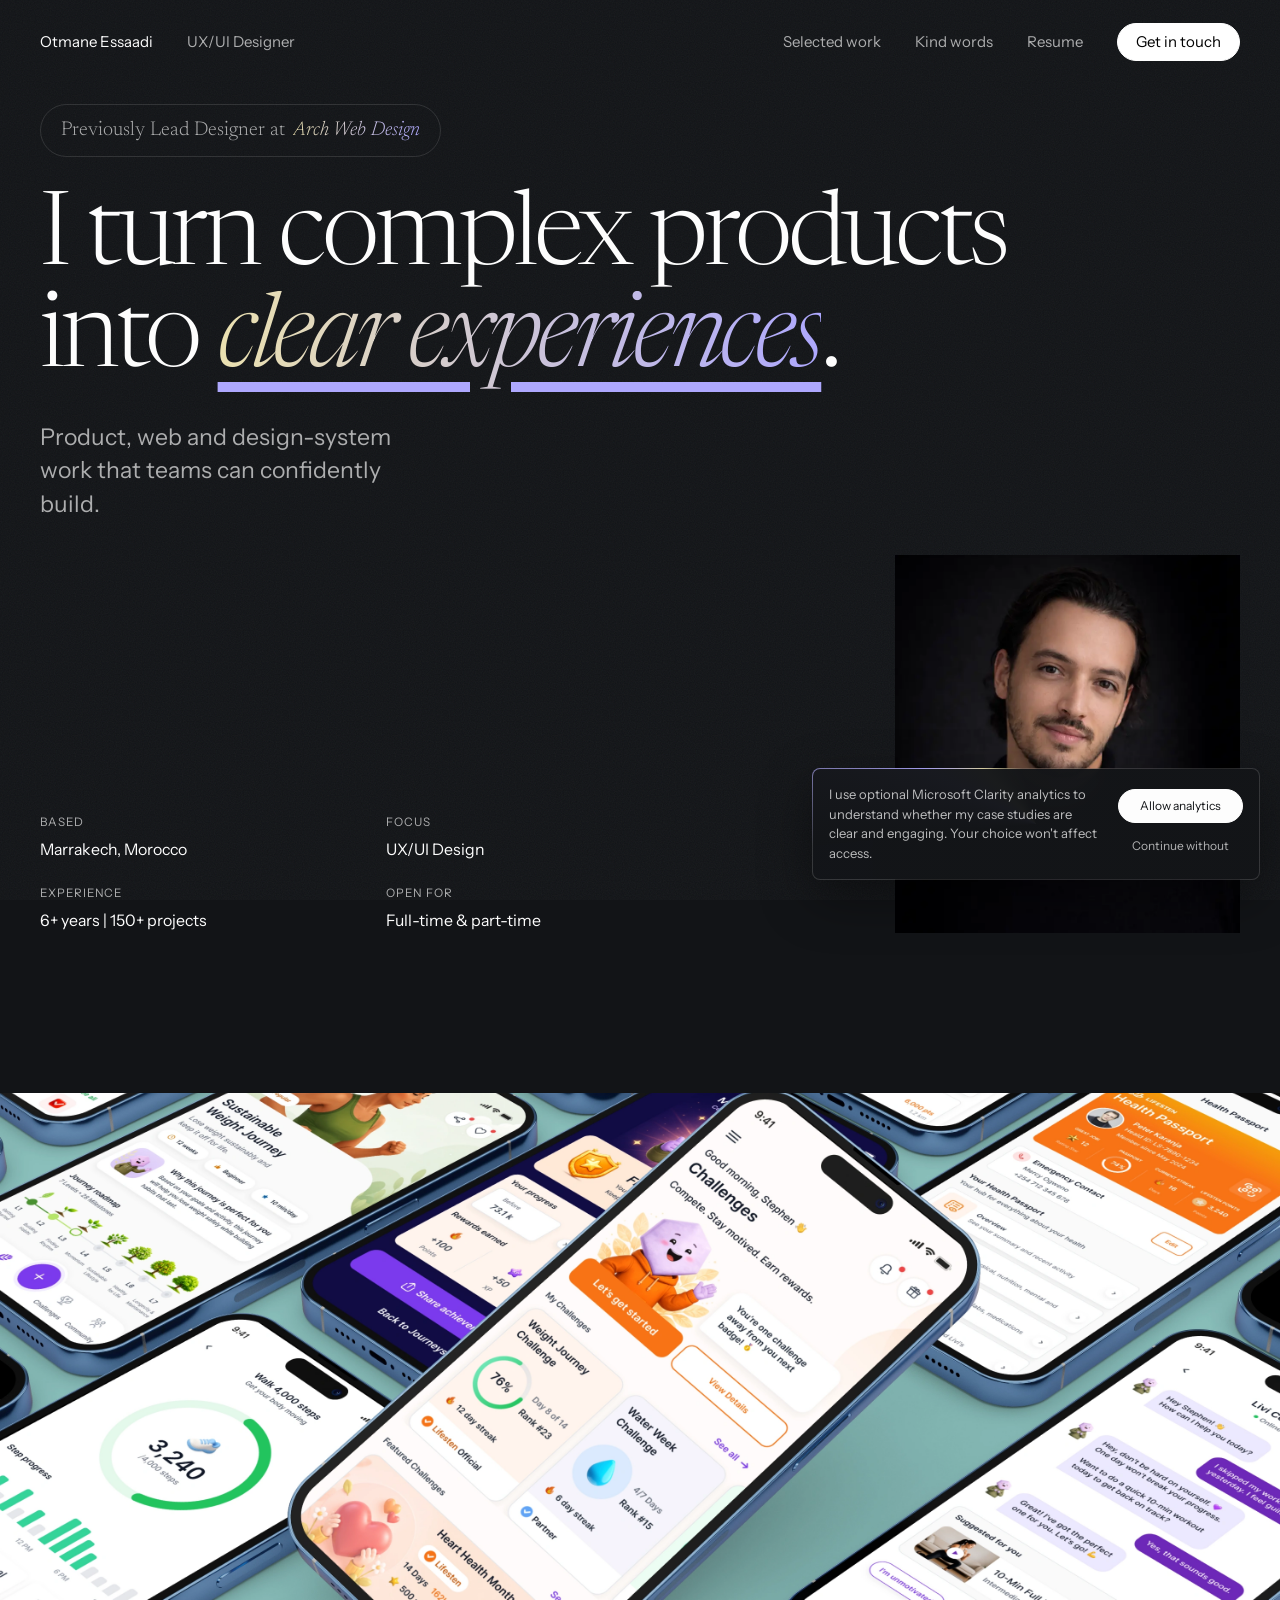
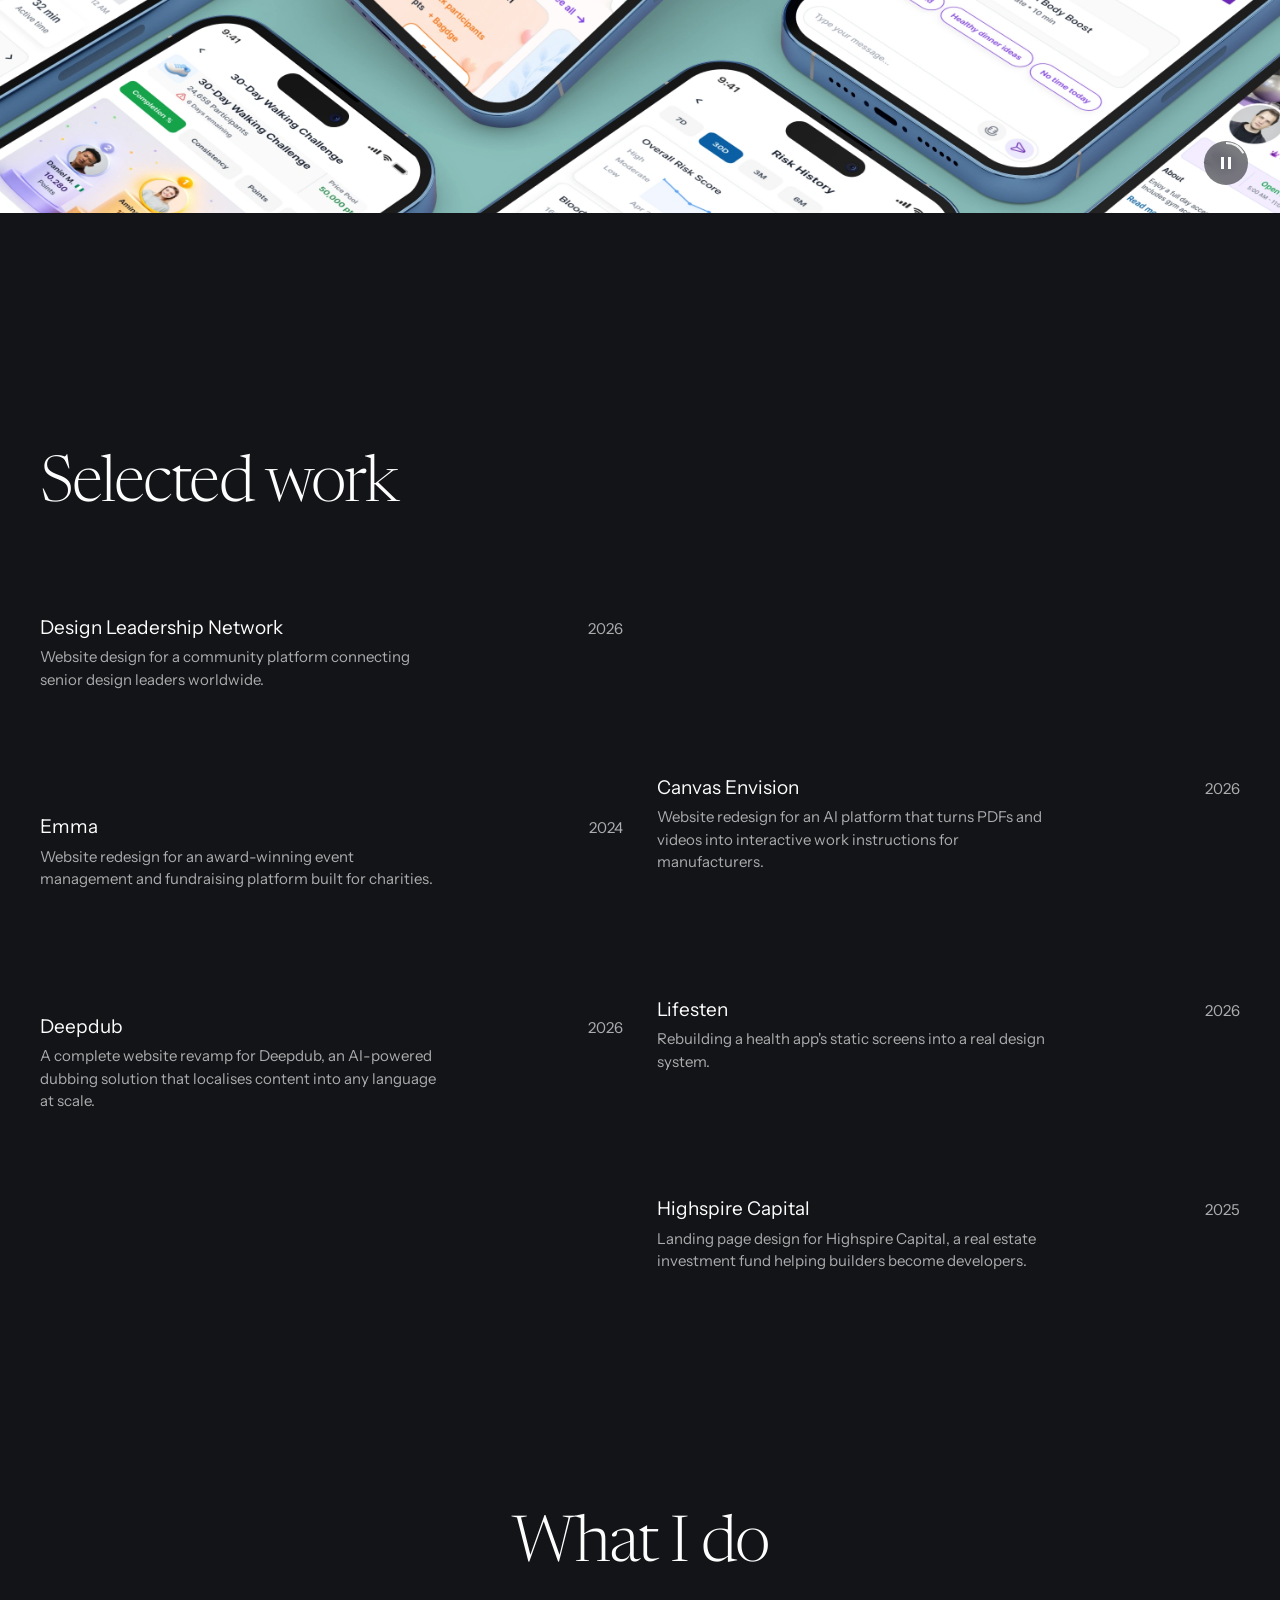
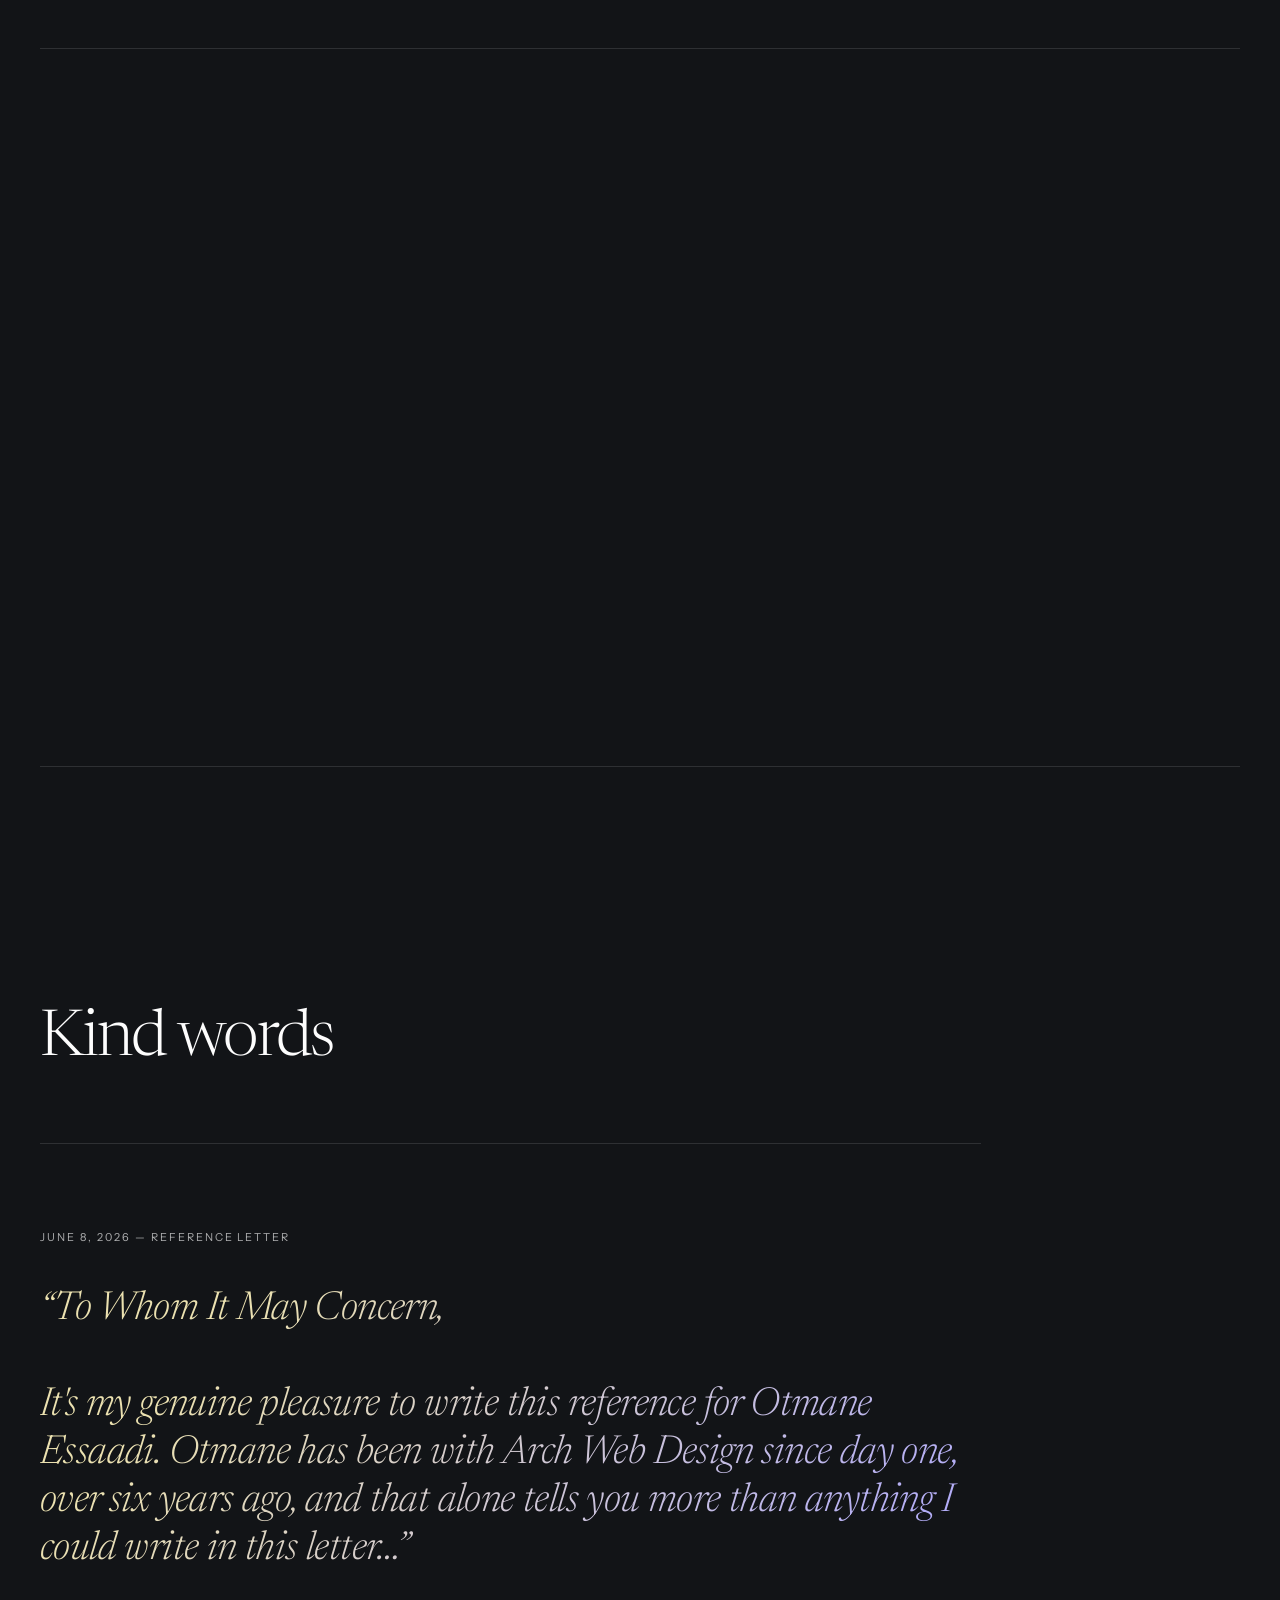
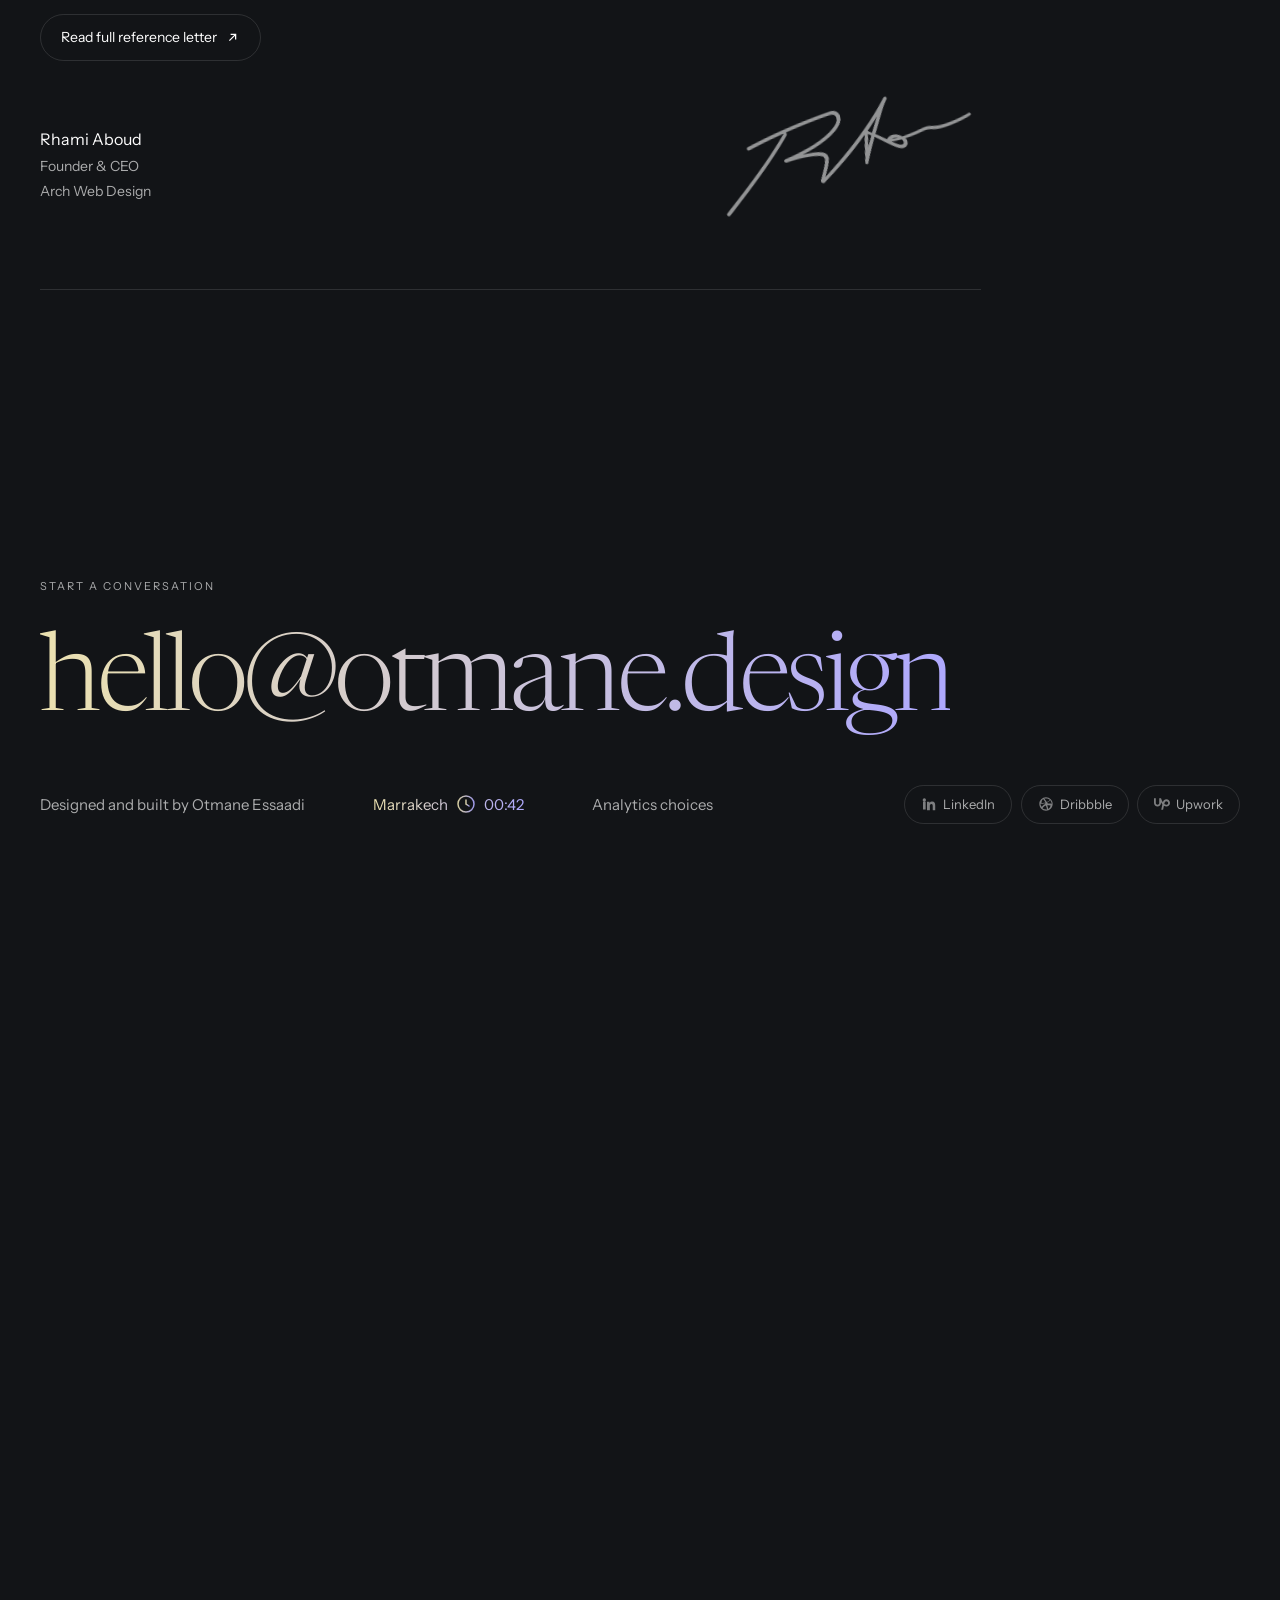
<file: index.html>
<!DOCTYPE html>
<html lang="en">
<head>
<meta charset="UTF-8" />
<meta name="viewport" content="width=device-width, initial-scale=1" />
<title>Otmane Essaadi | UX/UI Designer</title>
<meta name="description" content="UX/UI Designer helping SaaS and B2B teams turn complex ideas into clear, conversion-ready websites, interfaces and developer-ready design systems." />
<meta name="robots" content="index, follow" />

<!-- Open Graph -->
<meta property="og:type" content="website" />
<meta property="og:url" content="https://otmane.design/" />
<meta property="og:title" content="Otmane Essaadi — UX/UI Designer" />
<meta property="og:description" content="UX/UI Designer based in Marrakech, shaping digital products, websites and design systems with clarity and character." />
<meta property="og:image" content="https://otmane.design/assets/img/highspire/mockup-3.webp" />
<meta property="og:image:width" content="1200" />
<meta property="og:image:height" content="630" />

<!-- Twitter Card -->
<meta name="twitter:card" content="summary_large_image" />
<meta name="twitter:title" content="Otmane Essaadi — UX/UI Designer" />
<meta name="twitter:description" content="UX/UI Designer based in Marrakech, shaping digital products, websites and design systems with clarity and character." />
<meta name="twitter:image" content="https://otmane.design/assets/img/highspire/mockup-3.webp" />
<meta name="theme-color" content="#121417" />
<link rel="icon" type="image/png" href="assets/img/favicon.png" />
<link rel="apple-touch-icon" href="assets/img/favicon.png" />
<link rel="preconnect" href="https://fonts.googleapis.com" />
<link rel="preconnect" href="https://cdn.prod.website-files.com" crossorigin />
<link rel="preconnect" href="https://fonts.gstatic.com" crossorigin />
<link rel="preload" as="style" href="https://fonts.googleapis.com/css2?family=Instrument+Sans:wght@400;500;600;700&family=Newsreader:ital,wght@0,300;1,300&display=swap" />
<link href="https://fonts.googleapis.com/css2?family=Instrument+Sans:wght@400;500;600;700&family=Newsreader:ital,wght@0,300;1,300&display=swap" rel="stylesheet" />
<link rel="stylesheet" href="assets/style.css" />
<script src="assets/ui.js"></script>
<script type="text/javascript">
    (function(c,l,a,r,i,t,y){
        c[a]=c[a]||function(){(c[a].q=c[a].q||[]).push(arguments)};
        t=l.createElement(r);t.async=1;t.src="https://www.clarity.ms/tag/"+i;
        y=l.getElementsByTagName(r)[0];y.parentNode.insertBefore(t,y);
    })(window, document, "clarity", "script", "xt51iv38h2");
</script>
</head>
<body>
  <a class="skip-link" href="#main-content">Skip to main content</a>

  <div class="site-fx" aria-hidden="true">
    <div class="fx__grain"></div>
    <div class="fx__glow" id="siteGlow"></div>
  </div>

  <div class="cursor" id="cursorFollower" aria-hidden="true"><svg class="cursor__arrow" viewBox="0 0 24 24" fill="none" stroke="currentColor" stroke-width="2"><path d="M7 17 17 7M9 7h8v8"/></svg></div>

  <header class="hero" id="top">
    <nav class="nav" id="nav">
      <div class="nav__inner">
        <div class="nav__id">
          <a href="/" class="nav__name" data-name></a>
          <span class="nav__role" data-role-title></span>
        </div>
        <div class="nav__links">
          <a href="#work" class="nav__link--desktop">Selected work</a>
          <a href="#kindwords" class="nav__link--desktop">Kind words</a>
          <a href="#" class="nav__link--desktop" data-nav-resume>Resume</a>
          <a href="#" class="nav__cta" data-nav-cta>Get in touch</a>
          <button class="nav__burger" id="navBurger" type="button" aria-label="Open menu" aria-expanded="false" aria-controls="mobileMenu">
            <span class="nav__burger-box">
              <span></span><span></span>
            </span>
          </button>
        </div>
      </div>
    </nav>

    <div class="mobile-menu" id="mobileMenu" aria-hidden="true">
      <div class="mobile-menu__links">
        <a href="#work">Selected work</a>
        <a href="#kindwords">Kind words</a>
        <a href="#" data-mobile-resume>Resume</a>
      </div>
      <a href="#" class="mobile-menu__cta" data-mobile-cta>Get in touch</a>
      <div class="mobile-menu__foot">
        <a href="#" data-mobile-email></a>
        <span data-mobile-location></span>
      </div>
    </div>

    <main class="hero__inner" id="main-content">
      <span class="hero__badge" data-reveal>
        Previously Lead Designer at <em>Arch Web Design</em>
      </span>
      <h1 class="display" data-reveal data-headline></h1>
      <p class="hero__statement" data-reveal>Product, web and design-system work that teams can confidently build.</p>
      <div class="hero__bottom">
        <div class="hero__meta" data-reveal data-meta></div>
        <div class="hero__photo" data-reveal>
          <img src="assets/img/portrait.webp" alt="Portrait of Otmane Essaadi" loading="eager" />
        </div>
      </div>
    </main>
  </header>

  <section class="slider">
    <div class="slider__frame" id="sliderFrame">
      <img class="slider__img is-active" src="assets/img/slides/02.webp" alt="" />
      <img class="slider__img" src="assets/img/lifesten/cover.webp" alt="" />
      <img class="slider__img" src="assets/img/slides/01.webp" alt="" />
      <img class="slider__img" src="assets/img/slides/03.webp" alt="" />
      <img class="slider__img" src="assets/img/slides/04.webp" alt="" />
      <img class="slider__img" src="assets/img/slides/05.webp" alt="" />
      <img class="slider__img" src="assets/img/slides/06.webp" alt="" />
      <button class="slider__btn" id="sliderToggle" type="button" aria-label="Pause slideshow" aria-pressed="false">
        <svg class="slider__ring" viewBox="0 0 44 44"><circle cx="22" cy="22" r="20"/></svg>
        <svg class="slider__icon slider__icon--pause" viewBox="0 0 10 12"><rect x="0" y="0" width="3" height="12"/><rect x="7" y="0" width="3" height="12"/></svg>
        <svg class="slider__icon slider__icon--play" viewBox="0 0 10 12"><path d="M0 0 L10 6 L0 12 Z"/></svg>
      </button>
    </div>
  </section>

  <section class="work" id="work">
    <div class="work__wrap">
      <h2 class="work__heading">Selected work</h2>
      <div class="work__cols">
        <div class="work__col" data-work-col-a></div>
        <div class="work__col work__col--offset" data-work-col-b></div>
      </div>
    </div>
  </section>

  <section class="services" id="services">
    <div class="services__wrap">
      <h2 class="services__heading" data-reveal>What I do</h2>
      <div class="services__grid" data-services></div>
      <div class="services__cta">
        <p class="services__cta-text" data-reveal>Open to full-time and part-time opportunities.</p>
        <a href="#" class="services__cta-btn" data-services-cta data-reveal>Get in touch
          <svg viewBox="0 0 24 24" fill="none" stroke="currentColor" stroke-width="2"><path d="M7 17 17 7M9 7h8v8"/></svg>
        </a>
      </div>
    </div>
  </section>

  <section class="kindwords" id="kindwords">
    <div class="kindwords__wrap">
      <h2 class="kindwords__heading" data-reveal>Kind words</h2>
      <div class="kindwords__article" data-reveal>
        <span class="kindwords__date">June 8, 2026 — reference letter</span>
        <blockquote class="kindwords__quote">
          <p>To Whom It May Concern,<br><br>It's my genuine pleasure to write this reference for Otmane Essaadi. Otmane has been with Arch Web Design since day one, over six years ago, and that alone tells you more than anything I could write in this letter…</p>
        </blockquote>
        <a class="kindwords__link" href="https://drive.google.com/file/d/1XlR3CCmjpRQ0XWfE2bCJECdwpQb5hz2L/view?usp=sharing" target="_blank" rel="noopener">Read full reference letter
          <svg viewBox="0 0 24 24" fill="none" stroke="currentColor" stroke-width="2" aria-hidden="true"><path d="M7 17 17 7M9 7h8v8"/></svg>
        </a>
        <div class="kindwords__footer">
          <div class="kindwords__author">
            <span class="kindwords__author-name">Rhami Aboud</span>
            <span class="kindwords__author-role">Founder &amp; CEO</span>
            <span class="kindwords__author-role">Arch Web Design</span>
          </div>
          <img class="kindwords__signature" src="assets/img/signature.png" alt="Rhami Aboud signature" />
        </div>
      </div>
    </div>
  </section>

  <footer class="contact">
    <div class="contact__wrap">
      <span class="contact__label" data-reveal>Start a conversation</span>
      <a href="#" class="contact__email" data-contact-email data-reveal></a>
      <div class="contact__row" data-reveal>
        <div class="contact__meta">
          <span data-contact-credit></span>
          <div class="contact__location">
            <span data-contact-city></span>
            <svg class="contact__clock-icon" viewBox="0 0 20 20" fill="none" xmlns="http://www.w3.org/2000/svg">
              <defs><linearGradient id="cg" x1="0" y1="0" x2="1" y2="0"><stop offset="0%" stop-color="#ebe1b0"/><stop offset="100%" stop-color="#aea8fe"/></linearGradient></defs>
              <circle cx="10" cy="10" r="8" stroke="url(#cg)" stroke-width="1.5"/>
              <path d="M10 6v4l3 2" stroke="url(#cg)" stroke-width="1.5" stroke-linecap="round"/>
            </svg>
            <span data-contact-time></span>
          </div>
        </div>
        <div class="contact__socials" data-contact-socials></div>
      </div>
    </div>
  </footer>

<script>
  const ARROW = '<svg viewBox="0 0 24 24" fill="none" stroke="currentColor" stroke-width="2"><path d="M7 17 17 7M9 7h8v8"/></svg>';
  const esc = (s='') => String(s).replace(/[&<>"]/g, c => ({'&':'&amp;','<':'&lt;','>':'&gt;','"':'&quot;'}[c]));

  async function loadJSON(path){
    const r = await fetch(path, {cache:'no-store'});
    if(!r.ok) throw new Error('Failed to load '+path);
    return r.json();
  }

  function renderSite(s){
    document.querySelectorAll('[data-name]').forEach(el => el.textContent = s.name || 'Your Name');
    document.title = (s.name ? s.name + ' | ' : '') + (s.role_title || 'UX/UI Designer');
    document.querySelectorAll('[data-role-title]').forEach(el => el.textContent = s.role_title || '');
    const yearEl = document.querySelector('[data-year]');
    if(yearEl) yearEl.textContent = new Date().getFullYear();

    const navCta = document.querySelector('[data-nav-cta]');
    if(navCta && s.email) navCta.href = 'mailto:' + s.email;
    const mobileCta = document.querySelector('[data-mobile-cta]');
    if(mobileCta && s.email) mobileCta.href = 'mailto:' + s.email;
    // CV / Resume links
    const resumeUrl = s.resume_url || '#';
    document.querySelectorAll('[data-nav-resume],[data-mobile-resume]').forEach(el => {
      el.href = resumeUrl;
      el.target = '_blank';
      el.rel = 'noopener';
    });
    const mobileEmail = document.querySelector('[data-mobile-email]');
    if(mobileEmail && s.email){ mobileEmail.href = 'mailto:' + s.email; mobileEmail.textContent = s.email; }
    const mobileLocation = document.querySelector('[data-mobile-location]');
    if(mobileLocation && Array.isArray(s.meta_grid)){
      const based = s.meta_grid.find(m => (m.label || '').toLowerCase() === 'based');
      if(based) mobileLocation.textContent = based.value || '';
    }

    const h = document.querySelector('[data-headline]');
    if(h){
      const pre = esc(s.headline_pre || '');
      const emphasis = s.headline_city ? '<em>'+esc(s.headline_city)+'</em>' : '';
      const bridge = Array.isArray(s.headline_lines) && s.headline_lines.length ? esc(s.headline_lines[0]) : '';
      h.innerHTML = pre + (bridge ? '<br>' + bridge + ' ' : '') + emphasis + '.';
    }

    const meta = document.querySelector('[data-meta]');
    if(meta && Array.isArray(s.meta_grid)){
      meta.innerHTML = s.meta_grid.map(m =>
        '<div class="hero__meta-item">'
        + '<span class="hero__meta-label">'+esc(m.label || '')+'</span>'
        + '<span class="hero__meta-value">'+esc(m.value || '')+'</span>'
        + '</div>'
      ).join('');
    }

    const contactEmail = document.querySelector('[data-contact-email]');
    if(contactEmail){ contactEmail.href = 'mailto:hello@otmane.design'; contactEmail.textContent = 'hello@otmane.design'; }

    const credit = document.querySelector('[data-contact-credit]');
    if(credit) credit.textContent = 'Designed and built by ' + (s.name || '');

    const cityEl = document.querySelector('[data-contact-city]');
    if(cityEl && Array.isArray(s.meta_grid)){
      const based = s.meta_grid.find(m => (m.label || '').toLowerCase() === 'based');
      if(cityEl) cityEl.textContent = based ? (based.value || '').split(',')[0] : '';
    }

    const timeEl = document.querySelector('[data-contact-time]');
    function updateClock(){
      if(!timeEl) return;
      timeEl.textContent = new Intl.DateTimeFormat('en-GB', { hour:'2-digit', minute:'2-digit', hour12:false, timeZone:'Africa/Casablanca' }).format(new Date());
    }
    updateClock();
    setInterval(updateClock, 30000);

    const SOCIAL_ICONS = {
      'linkedin': '<svg viewBox="0 0 24 24" fill="currentColor" width="16" height="16"><path d="M4.98 3.5a2.5 2.5 0 1 1 0 5 2.5 2.5 0 0 1 0-5zM3 8.75h4v11.5H3zM9 8.75h3.8v1.57h.05A4.17 4.17 0 0 1 16.6 8.4c4 0 4.75 2.63 4.75 6.05v6.8H17.6v-6.03c0-1.44-.03-3.29-2-3.29s-2.32 1.57-2.32 3.19v6.13H9z"/></svg>',
      'upwork': '<svg viewBox="0 0 24 24" fill="currentColor" width="16" height="16"><path d="M18.561 13.158c-1.102 0-2.135-.467-3.074-1.227l.228-1.076.008-.042c.207-1.143.849-3.06 2.839-3.06 1.492 0 2.703 1.212 2.703 2.703-.001 1.489-1.212 2.702-2.704 2.702zm0-8.14c-2.539 0-4.51 1.649-5.31 4.366-1.22-1.834-2.148-4.036-2.687-5.892H7.828v7.112c-.002 1.406-1.141 2.546-2.547 2.546-1.405 0-2.543-1.14-2.545-2.546V3.492H0v7.112c0 2.914 2.37 5.303 5.281 5.303 2.913 0 5.283-2.389 5.283-5.303v-1.19c.529 1.107 1.182 2.229 1.974 3.221l-1.673 7.873h2.797l1.213-5.71c1.063.679 2.285 1.109 3.686 1.109 3 0 5.439-2.452 5.439-5.45 0-3.001-2.439-5.439-5.439-5.439z"/></svg>',
      'behance': '<svg viewBox="0 0 24 24" fill="currentColor" width="16" height="16"><path d="M9.04 5.5c.77 0 1.48.06 2.12.2.64.13 1.2.35 1.64.67.45.31.79.72 1.03 1.23.24.5.36 1.12.36 1.86 0 .8-.18 1.47-.54 2a3.5 3.5 0 0 1-1.54 1.24c.93.27 1.63.74 2.09 1.42.46.67.69 1.48.69 2.42 0 .82-.17 1.52-.5 2.1a4.1 4.1 0 0 1-1.34 1.43c-.56.37-1.2.63-1.91.79-.7.16-1.42.24-2.14.24H2V5.5h7.04zm-.4 6.22c.63 0 1.15-.15 1.55-.45.4-.3.6-.77.6-1.41 0-.35-.06-.64-.19-.88a1.5 1.5 0 0 0-.52-.56 2.1 2.1 0 0 0-.76-.3 4.1 4.1 0 0 0-.9-.09H5v3.69h3.64zm.2 6.52c.34 0 .67-.04.97-.1.31-.07.58-.18.81-.33.24-.16.43-.37.57-.63.14-.26.21-.59.21-.98 0-.78-.22-1.34-.66-1.67-.43-.33-1.01-.5-1.72-.5H5v4.2h3.84zm9.54-1.37c.42.41.97.61 1.72.61.54 0 1-.13 1.39-.39.39-.26.63-.54.72-.83h2.64c-.42 1.3-1.07 2.23-1.95 2.78-.87.55-1.93.83-3.16.83-.86 0-1.63-.14-2.32-.41a5.04 5.04 0 0 1-1.74-1.16 5.23 5.23 0 0 1-1.1-1.78 6.4 6.4 0 0 1-.39-2.26c0-.8.14-1.56.41-2.25.28-.7.67-1.3 1.17-1.8a5.3 5.3 0 0 1 1.77-1.18c.68-.28 1.44-.42 2.27-.42.93 0 1.74.18 2.44.54.7.36 1.27.84 1.72 1.44.44.6.76 1.28.94 2.04.19.77.25 1.57.19 2.41h-7.88c.04.85.3 1.53.72 1.94zm3.02-4.98c-.34-.37-.85-.56-1.52-.56-.44 0-.82.08-1.12.23-.3.15-.55.34-.73.57-.19.22-.32.46-.4.72a3 3 0 0 0-.13.73h4.56c-.1-.73-.32-1.32-.66-1.69z"/></svg>',
      'dribbble': '<svg viewBox="0 0 24 24" fill="currentColor" width="16" height="16"><path d="M12 2C6.48 2 2 6.48 2 12s4.48 10 10 10 10-4.48 10-10S17.52 2 12 2zm6.6 4.84a8.35 8.35 0 0 1 1.9 4.71c-.28-.06-3.06-.62-5.86-.27-.06-.16-.13-.32-.2-.48-.18-.43-.38-.86-.59-1.27 3.13-1.28 4.56-3.11 4.75-3.69zM12 3.67c2.16 0 4.14.79 5.67 2.08-.17.55-1.47 2.26-4.48 3.38A38.5 38.5 0 0 0 9.34 3.9 8.38 8.38 0 0 1 12 3.67zM7.6 4.67a36.6 36.6 0 0 1 3.79 5.18C8.38 10.73 5.5 10.75 5.19 10.75h-.05A8.38 8.38 0 0 1 7.6 4.67zM3.67 12l.03-.3c.29.01 3.73.08 6.88-.96.19.38.38.76.55 1.14-.1.03-.19.06-.28.1-3.26 1.05-5 4.15-5.14 4.4A8.35 8.35 0 0 1 3.67 12zm8.33 8.33c-1.97 0-3.79-.68-5.22-1.81.1-.24 1.41-2.97 4.97-4.2.02 0 .03-.01.05-.01a33.5 33.5 0 0 1 1.72 5.82 8.3 8.3 0 0 1-1.52.2zm3.38-.87A34.9 34.9 0 0 0 13.83 14c2.6-.41 4.88.27 5.16.35a8.37 8.37 0 0 1-3.61 5.11z"/></svg>'
    };

    const socWrap = document.querySelector('[data-contact-socials]');
    if(socWrap && Array.isArray(s.socials)){
      socWrap.innerHTML = s.socials.map(l => {
        const key = (l.label || '').toLowerCase();
        const icon = SOCIAL_ICONS[key] || '';
        return '<a href="'+esc(l.url)+'" target="_blank" rel="noopener">'+icon+esc(l.label)+'</a>';
      }).join('');
    }

    const servicesCta = document.querySelector('[data-services-cta]');
    if(servicesCta) servicesCta.href = 'mailto:hello@otmane.design';
  }

  function renderServices(list){
    const grid = document.querySelector('[data-services]');
    if(!grid) return;
    grid.innerHTML = list.map((sv, i) =>
      '<div class="services__item" data-reveal>'
      + '<span class="services__num">'+String(i + 1).padStart(2, '0')+'</span>'
      + '<h3 class="services__title">'+esc(sv.title || '')+'</h3>'
      + '<p class="services__desc">'+esc(sv.description || '')+'</p>'
      + '</div>'
    ).join('');
  }

  function renderWork(list){
    const projectPriority = {'design-leadership-network': 0, 'canvas-envision': 1, 'emma': 2, 'lifesten': 3, 'deepdub': 4, 'highspire': 5};
    list = list.slice().sort((a, b) => (projectPriority[a.slug] ?? 99) - (projectPriority[b.slug] ?? 99));
    const colA = document.querySelector('[data-work-col-a]');
    const colB = document.querySelector('[data-work-col-b]');
    if(!colA || !colB) return;

    const yearOverrides = {
      'design-leadership-network': '2026',
      'deepdub': '2026',
      'emma': '2024',
      'highspire': '2025',
      'canvas-envision': '2026'
    };

    const card = (p) => {
      const isSoon = p.tag === 'Soon';
      const tag = isSoon ? 'div' : 'a';
      const staticPages = ['canvas-envision', 'deepdub', 'highspire', 'emma', 'hike-seo', 'design-leadership-network', 'lifesten'];
      const workHref = staticPages.indexOf(p.slug) >= 0 ? '/work/'+p.slug : 'work.html#'+esc(p.slug||'');
      const hrefAttr = isSoon ? '' : ' href="'+workHref+'"';
      const titleHTML = esc(p.title || '') + (isSoon ? ' <span class="work__badge">Soon</span>' : '');
      return '<'+tag+' class="work__card" data-reveal'+hrefAttr+'>'
        + '<div class="work__figure"><img src="'+esc(p.image || '')+'" alt="'+esc(p.title || '')+'" loading="lazy" />'
        +   (isSoon ? '' : '<span class="work__case-link">View full case study <span class="work__case-arrow" aria-hidden="true">↗</span></span>')
        + '</div>'
        + '<div class="work__caption">'
        +   '<div class="work__row">'
        +     '<span class="work__title">'+titleHTML+'</span>'
        +     '<span class="work__year">'+esc(yearOverrides[p.slug] || p.year || '')+'</span>'
        +   '</div>'
        +   '<p class="work__desc">'+esc(p.summary || p.description || '')+'</p>'
        + '</div>'
        + '</'+tag+'>';
    };

    const isSingleColumn = window.matchMedia('(max-width: 720px)').matches;
    if(isSingleColumn){
      colA.innerHTML = list.map(card).join('');
      colB.innerHTML = '';
    }else{
      const leftProjects = list.filter((_, index) => index % 2 === 0);
      const rightProjects = list.filter((_, index) => index % 2 === 1);
      colA.innerHTML = leftProjects.map(card).join('');
      colB.innerHTML = rightProjects.map(card).join('');
    }

    if(!window.__workOrderResponsive){
      window.__workOrderResponsive = true;
      window.matchMedia('(max-width: 720px)').addEventListener('change', () => {
        renderWork(list);
        document.querySelectorAll('.work__card[data-reveal]').forEach((el) => el.classList.add('in'));
      });
    }
  }

  function setupFX(){
    const siteFx = document.querySelector('.site-fx');
    if(!siteFx) return;
    if(window.matchMedia('(prefers-reduced-motion: reduce)').matches) return;

    let raf = null;
    window.addEventListener('pointermove', (e) => {
      siteFx.classList.add('is-active');
      if(raf) return;
      raf = requestAnimationFrame(() => {
        siteFx.style.setProperty('--x', e.clientX + 'px');
        siteFx.style.setProperty('--y', e.clientY + 'px');
        raf = null;
      });
    });
    document.addEventListener('mouseleave', () => siteFx.classList.remove('is-active'));
  }


  function setupSlider(){
    const frame = document.getElementById('sliderFrame');
    if(!frame) return;
    const imgs = Array.from(frame.querySelectorAll('.slider__img'));
    const btn = document.getElementById('sliderToggle');
    const ring = frame.querySelector('.slider__ring');
    if(!imgs.length || !btn || !ring) return;

    const DURATION = 2000;
    const CIRCUMFERENCE = 126;
    let idx = 0, timer = null, paused = false;
    let elapsed = 0, lastTs = null, rafId = null;

    ring.style.strokeDasharray = CIRCUMFERENCE;
    ring.style.strokeDashoffset = CIRCUMFERENCE;

    function animateRing(ts){
      if(lastTs) elapsed += ts - lastTs;
      lastTs = ts;
      const progress = Math.min(elapsed / DURATION, 1);
      ring.style.strokeDashoffset = CIRCUMFERENCE * (1 - progress);
      if(progress < 1 && !paused){
        rafId = requestAnimationFrame(animateRing);
      }
    }

    function startRing(){
      if(rafId) cancelAnimationFrame(rafId);
      elapsed = 0; lastTs = null;
      ring.style.strokeDashoffset = CIRCUMFERENCE;
      rafId = requestAnimationFrame(animateRing);
    }

    function resumeRing(){
      lastTs = null;
      rafId = requestAnimationFrame(animateRing);
    }

    function goTo(next){
      imgs[idx].classList.remove('is-active');
      idx = next;
      imgs[idx].classList.add('is-active');
    }

    function tick(){
      if(paused) return;
      goTo((idx + 1) % imgs.length);
      startRing();
      timer = setTimeout(tick, DURATION);
    }

    startRing();
    timer = setTimeout(tick, DURATION);

    btn.addEventListener('click', () => {
      paused = !paused;
      btn.classList.toggle('is-paused', paused);
      btn.setAttribute('aria-pressed', String(paused));
      btn.setAttribute('aria-label', paused ? 'Play slideshow' : 'Pause slideshow');
      if(paused){
        clearTimeout(timer);
        if(rafId) cancelAnimationFrame(rafId);
      } else {
        resumeRing();
        const remaining = DURATION - elapsed;
        timer = setTimeout(tick, remaining);
      }
    });
  }

  function setupMobileMenu(){
    const burger = document.getElementById('navBurger');
    const menu = document.getElementById('mobileMenu');
    if(!burger || !menu) return;

    function closeMenu(){
      burger.classList.remove('is-open');
      menu.classList.remove('is-open');
      burger.setAttribute('aria-expanded', 'false');
      menu.setAttribute('aria-hidden', 'true');
      document.body.classList.remove('menu-open');
    }
    function openMenu(){
      burger.classList.add('is-open');
      menu.classList.add('is-open');
      burger.setAttribute('aria-expanded', 'true');
      menu.setAttribute('aria-hidden', 'false');
      document.body.classList.add('menu-open');
    }

    burger.addEventListener('click', () => {
      burger.classList.contains('is-open') ? closeMenu() : openMenu();
    });
    menu.querySelectorAll('a').forEach(a => a.addEventListener('click', closeMenu));
    window.addEventListener('keydown', (e) => { if(e.key === 'Escape') closeMenu(); });
  }

  function setupNav(){
    const nav = document.getElementById('nav');
    const onScroll = () => nav.classList.toggle('scrolled', window.scrollY > 8);
    onScroll();
    window.addEventListener('scroll', onScroll, {passive:true});
  }

  function setupReveal(){
    const io = new IntersectionObserver((entries) => {
      entries.forEach((e) => {
        if(e.isIntersecting){
          e.target.classList.add('in');
          io.unobserve(e.target);
        }
      });
    }, {threshold:.08, rootMargin:'0px 0px 0px 0px'});

    const groups = new Map();
    document.querySelectorAll('[data-reveal]').forEach((el) => {
      const parent = el.parentElement;
      const count = groups.get(parent) || 0;
      el.style.transitionDelay = (count * 90) + 'ms';
      groups.set(parent, count + 1);
      io.observe(el);
    });
  }



  const LOADER_IMAGES = [
    'assets/img/slides/01.webp',
    'assets/img/slides/02.webp',
    'assets/img/slides/03.webp',
    'assets/img/slides/04.webp',
    'assets/img/jollyseo/thumbnail.webp',
  ];

  (async function init(){
    // Start loader immediately
    const pageReady = new Promise(resolve => {
      (async () => {
        try{
          const [site, services, proj] = await Promise.all([
            loadJSON('data/site.json'),
            loadJSON('data/services.json'),
            loadJSON('data/projects.json?v=portfolio-20260806-3'),
          ]);
          renderSite(site);
          renderServices(services.services || []);
          renderWork(proj.projects.filter(p => p.featured === true));
        }catch(err){ console.error(err); }
        resolve();
      })();
    });

    // Run loader AND page fetch in parallel — reveal when both done
    UI.runLoader(LOADER_IMAGES, async () => {
      await pageReady;
      document.body.classList.add('ready');
      setupNav();
      setupReveal();
      setupSlider();
      setupFX();
    });
  })();

  // Mobile menu must be responsive immediately — not gated behind the loader
  setupMobileMenu();
</script>
  <div class="pg-transition" id="pgTransition" aria-hidden="true"></div>

<script>
(function(){
  var overlay = document.getElementById('pgTransition');
  if(!overlay) return;

  var COVER = 450;   // time for overlay to cover screen before navigating

  function clearOverlay(){
    overlay.classList.remove('is-entering');
    overlay.classList.remove('is-leaving');
    overlay.style.pointerEvents = '';
    // Scroll to hash target after overlay reveals the page
    if(location.hash){
      const target = document.querySelector(location.hash);
      if(target) setTimeout(()=> target.scrollIntoView({behavior:'smooth'}), 50);
    }
  }

  function transitionTo(href){
    overlay.style.pointerEvents = 'all';
    overlay.classList.remove('is-leaving');
    void overlay.offsetWidth;
    overlay.classList.add('is-entering');
    setTimeout(function(){ window.location.href = href; }, COVER);
  }

  document.addEventListener('click', function(e){
    var a = e.target.closest('a');
    if(!a) return;
    var href = a.getAttribute('href');
    if(!href) return;
    if(a.target === '_blank') return;
    if(href.startsWith('mailto:') || href.startsWith('http') || href.startsWith('#')) return;
    var base = href.split('#')[0];
    var cur = window.location.pathname.split('/').pop();
    if(base === '' || base === cur) return;
    e.preventDefault();
    transitionTo(href);
  });

  // On load: play the reveal, then ALWAYS clear (never leave the page covered)
  clearOverlay();
  void overlay.offsetWidth;
  overlay.classList.add('is-leaving');
  overlay.addEventListener('animationend', clearOverlay, {once:true});
  setTimeout(clearOverlay, 1200);              // safety net

  // If the browser restores this page from bfcache, make sure it is not covered
  window.addEventListener('pageshow', clearOverlay);
})();
</script>

</body>
</html>
</file>
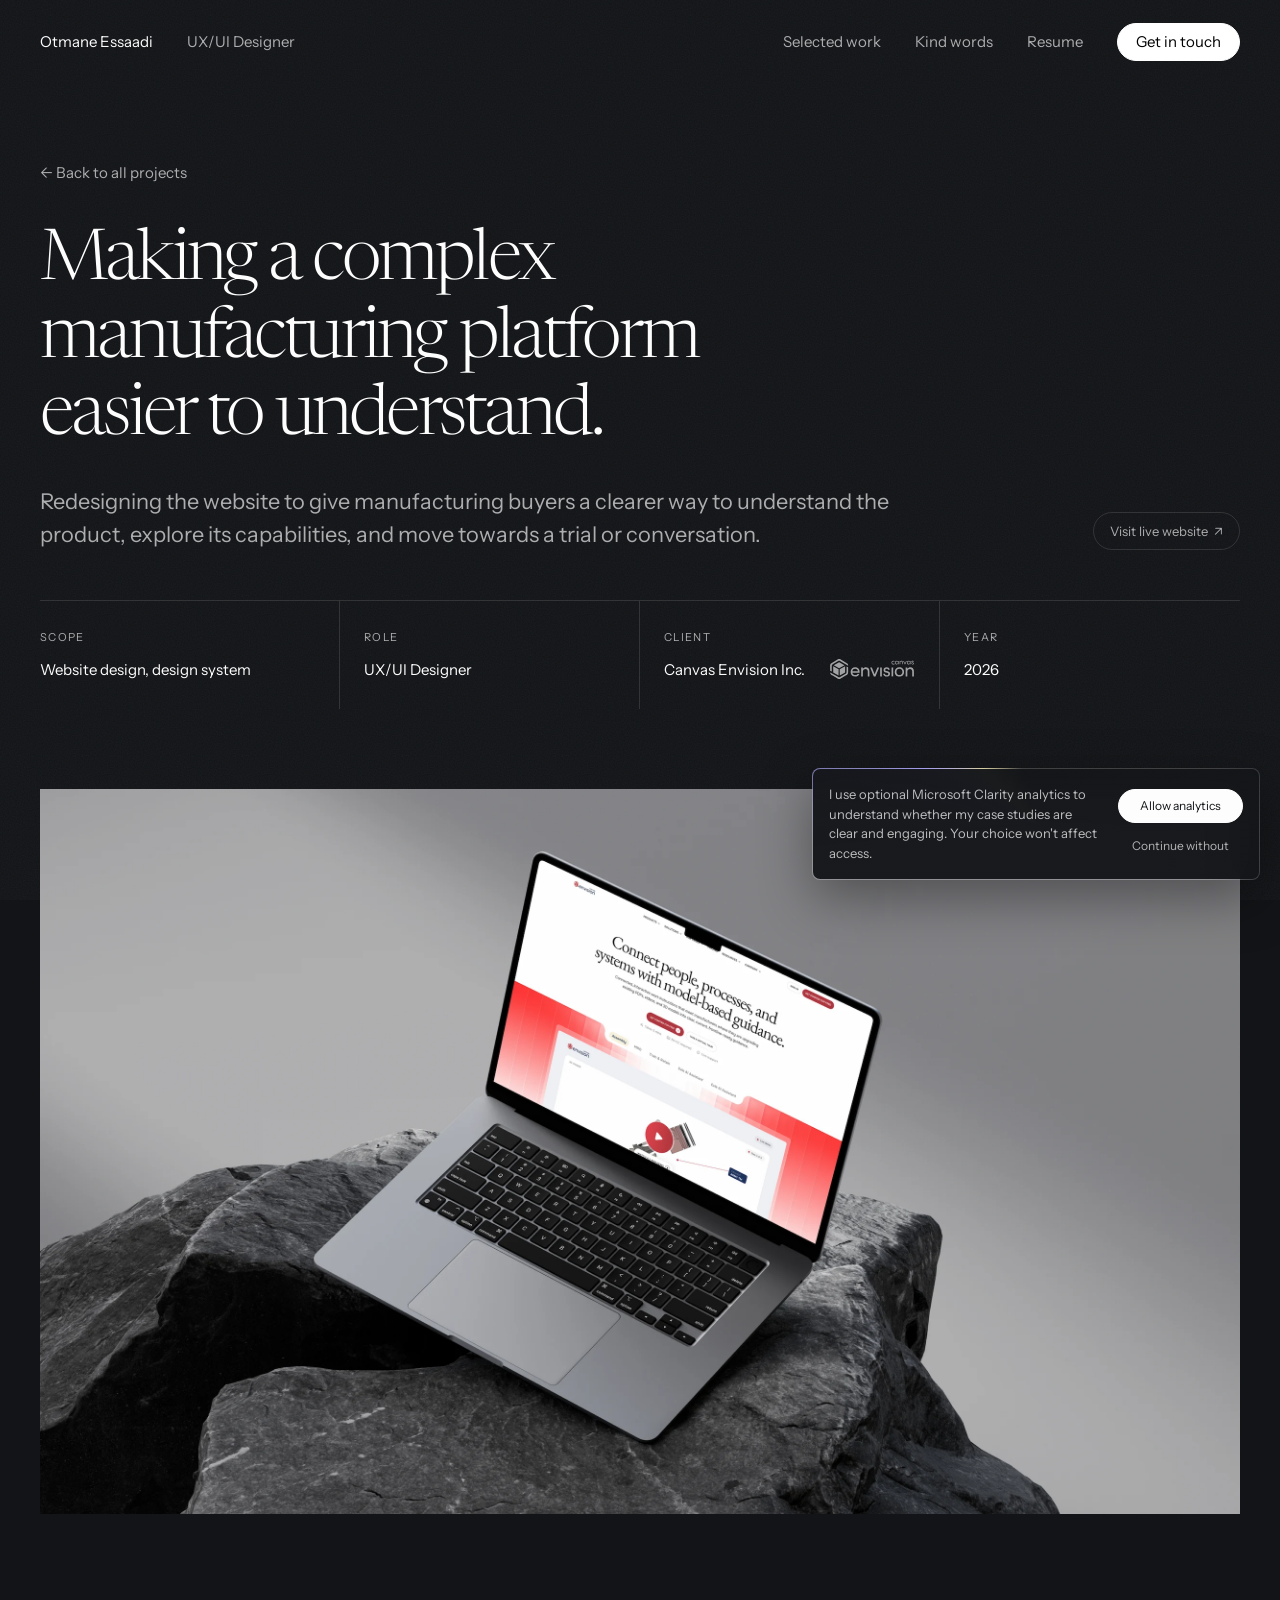
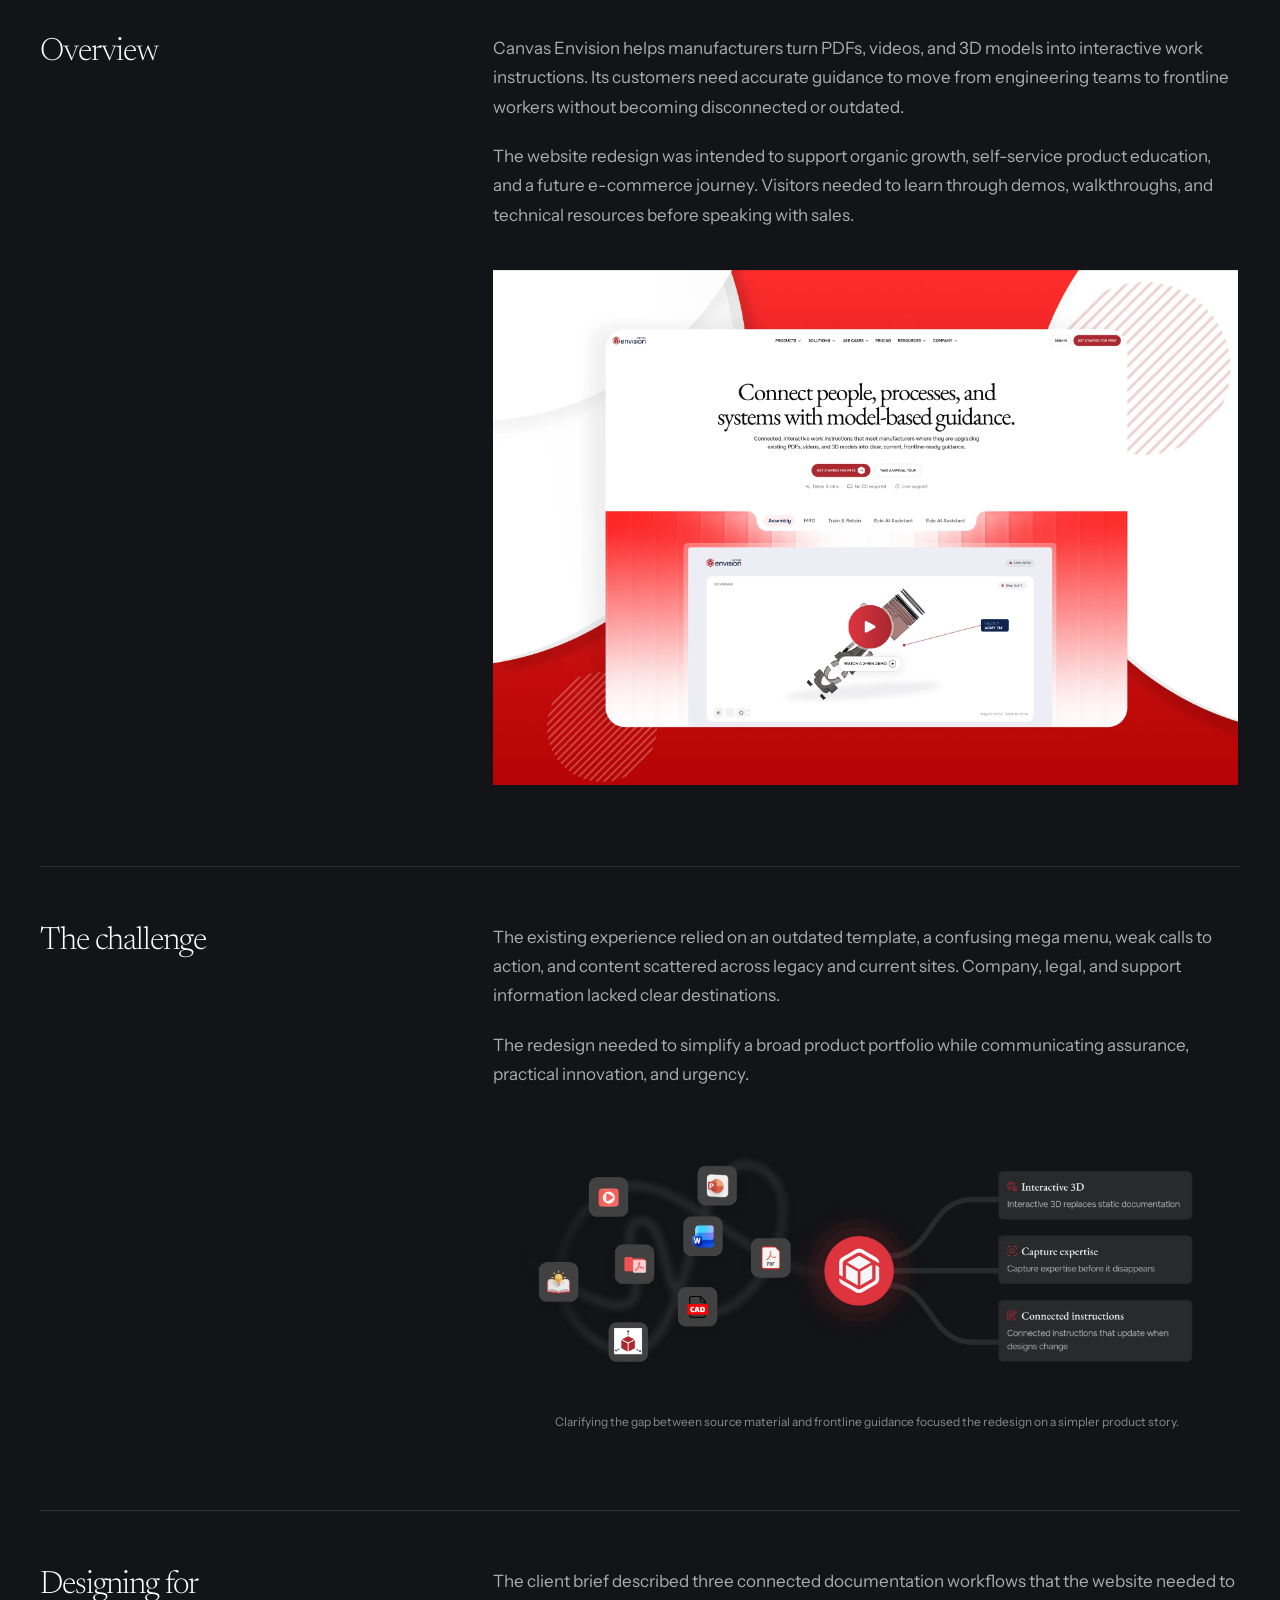
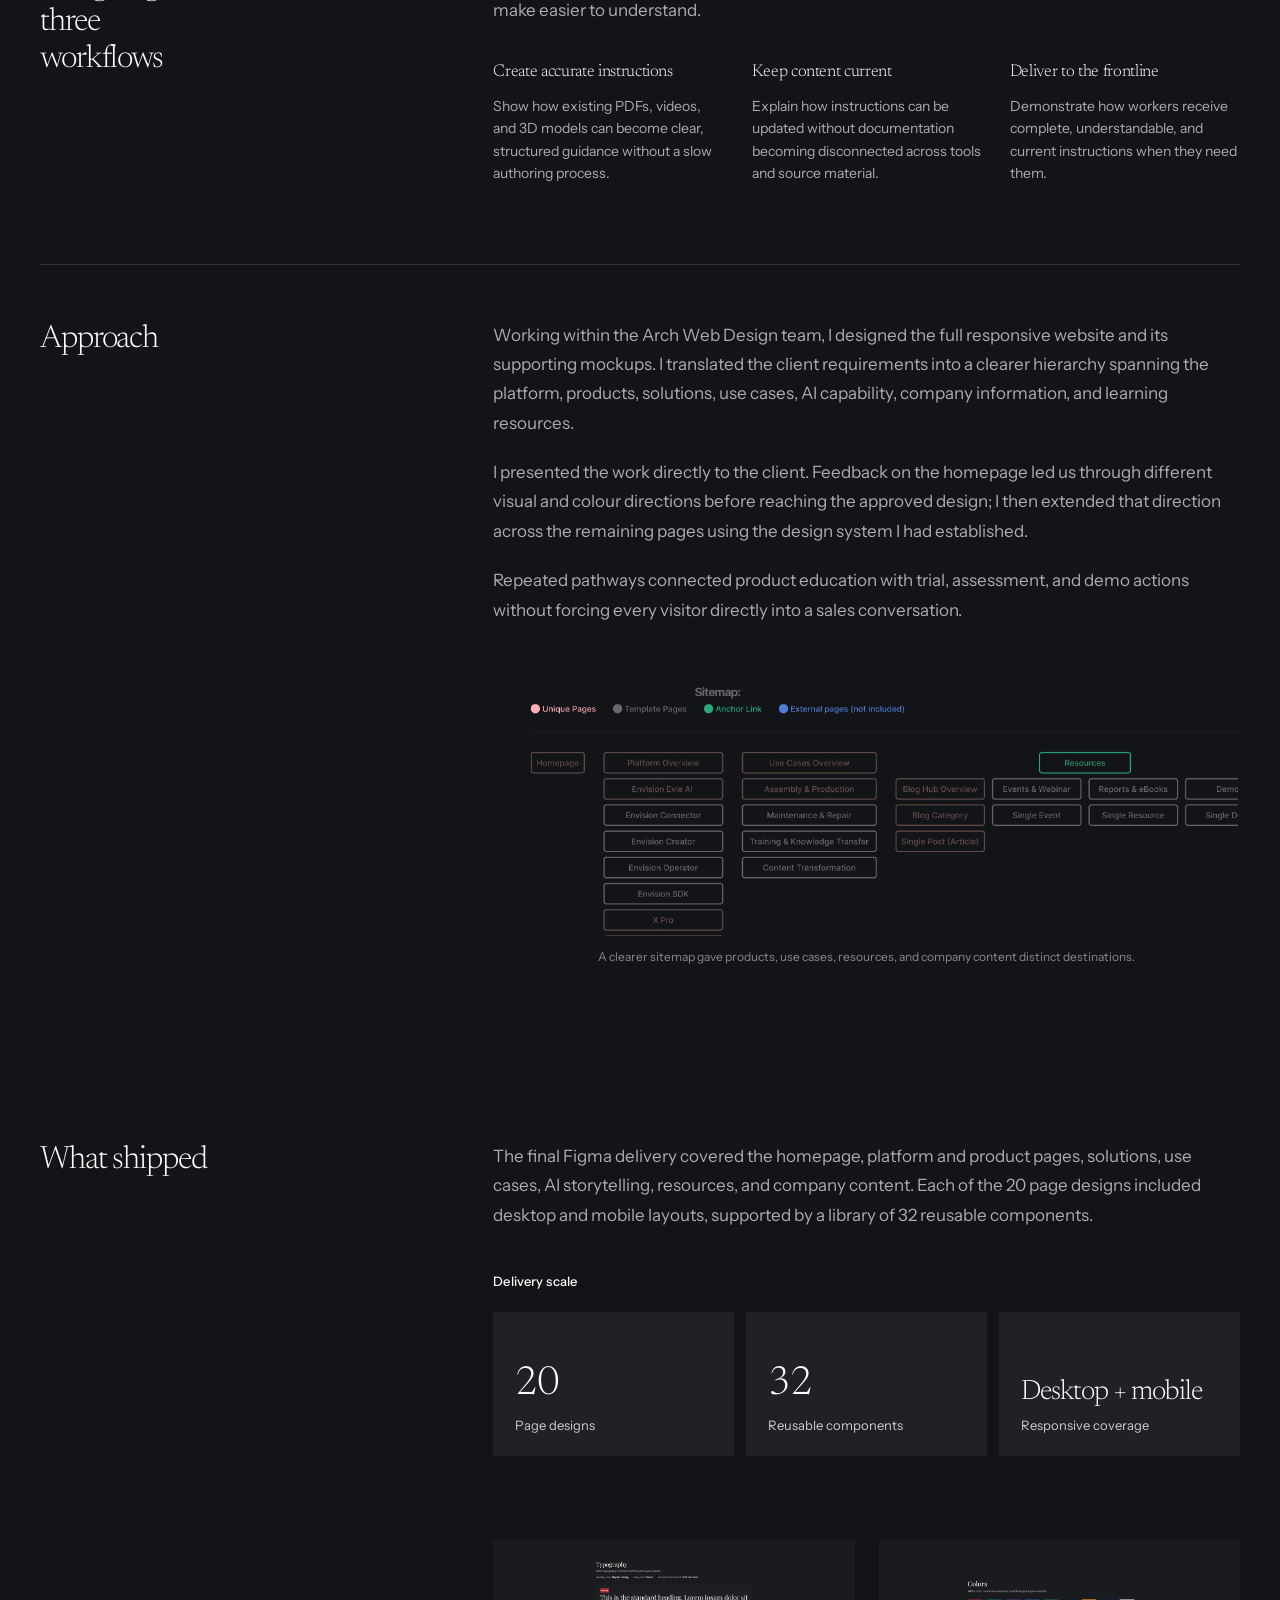
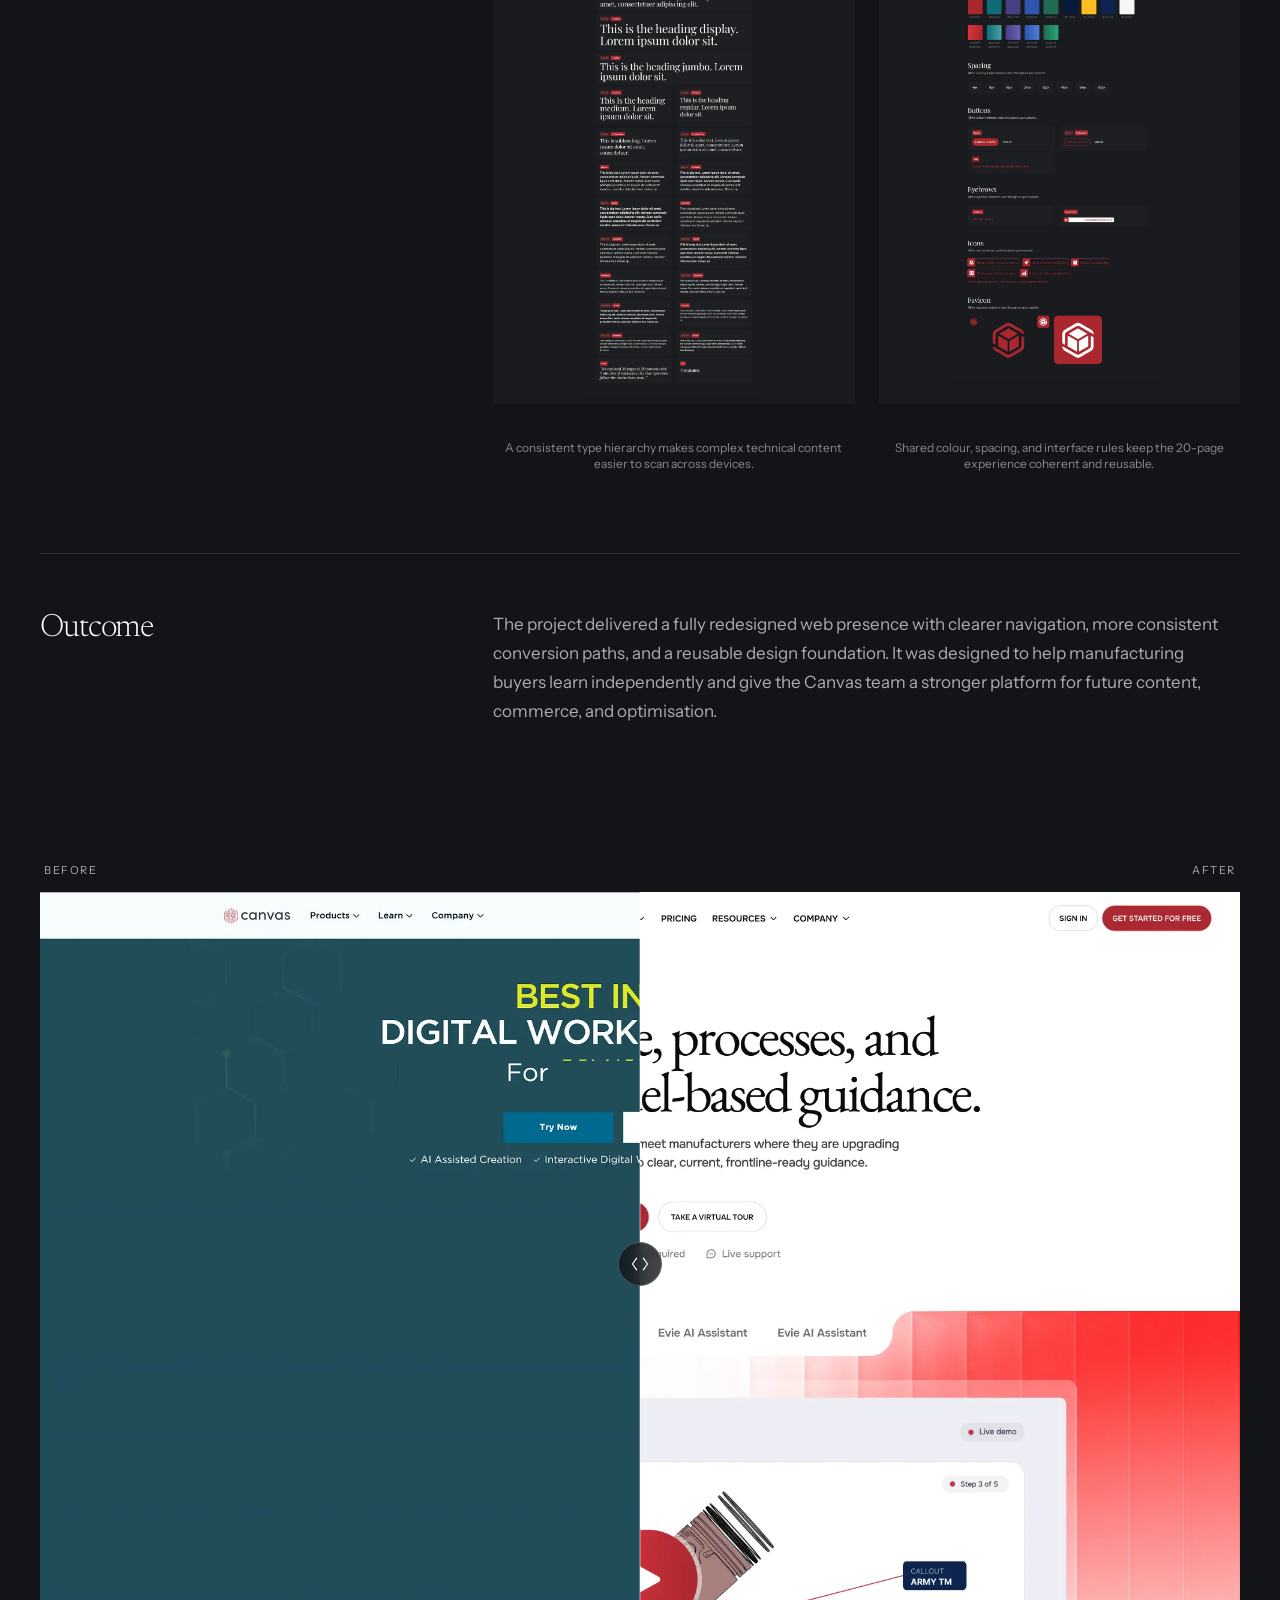
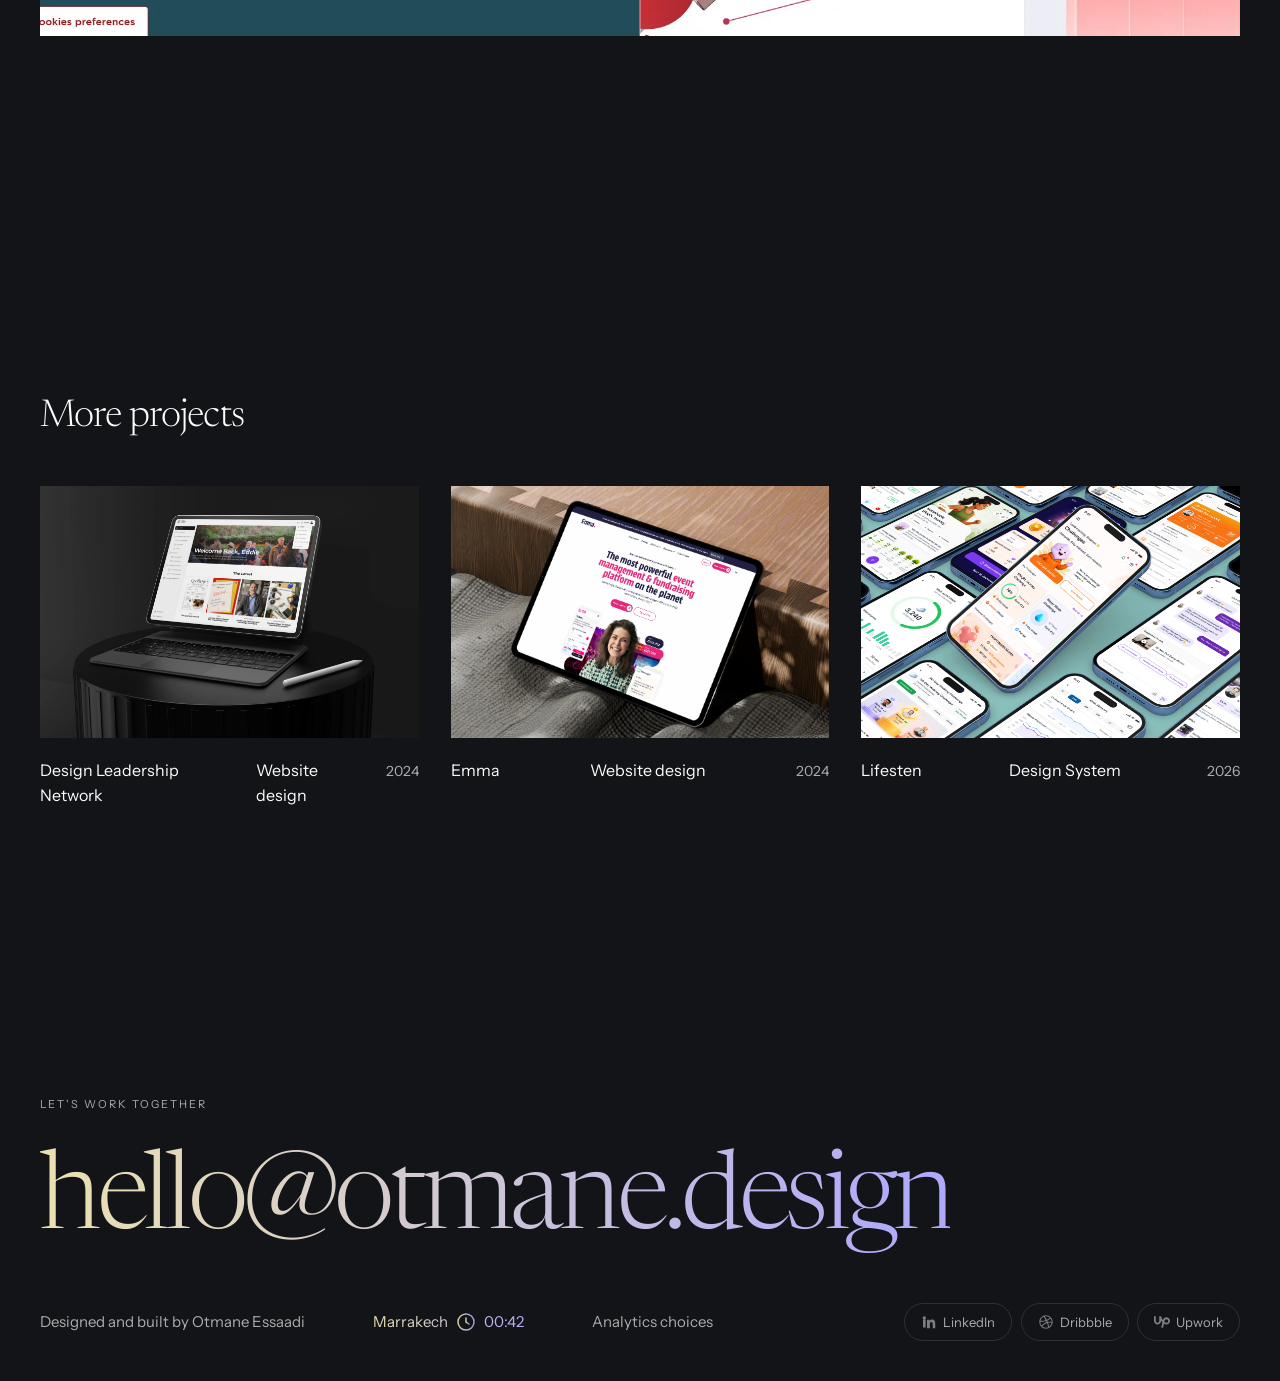
<file: work/canvas-envision.html>
<!DOCTYPE html>
<html lang="en">
<head>
<meta charset="UTF-8" />
<meta name="viewport" content="width=device-width, initial-scale=1" />
<title>Canvas Envision — Otmane Essaadi</title>
<meta name="description" content="Canvas Envision website redesign case study: clearer architecture, product storytelling, and a reusable design system." />
<meta name="robots" content="index, follow" />
<meta property="og:type" content="website" />
<meta property="og:title" content="Canvas Envision — Otmane Essaadi" />
<meta property="og:description" content="Simplifying a complex manufacturing platform through clearer architecture and product storytelling." />
<meta property="og:image" content="https://otmane.design/assets/img/canvas-envision/ce-cover.webp" />
<meta property="og:url" content="https://otmane.design/work/canvas-envision" />
<meta name="twitter:card" content="summary_large_image" />
<meta name="twitter:title" content="Canvas Envision — Otmane Essaadi" />
<meta name="twitter:image" content="https://otmane.design/assets/img/canvas-envision/ce-cover.webp" />
<link rel="preconnect" href="https://fonts.googleapis.com" />
<link rel="preconnect" href="https://fonts.gstatic.com" crossorigin />
<link rel="preconnect" href="https://cdn.prod.website-files.com" crossorigin />
<link rel="preload" as="style" href="https://fonts.googleapis.com/css2?family=Instrument+Sans:wght@400;500;600;700&family=Newsreader:ital,wght@0,300;1,300&display=swap" />
<link href="https://fonts.googleapis.com/css2?family=Instrument+Sans:wght@400;500;600;700&family=Newsreader:ital,wght@0,300;1,300&display=swap" rel="stylesheet" />
<link rel="stylesheet" href="/assets/style.css?v=canvas-20260805-3" />
<style>.canvas-case__metrics--delivery .canvas-case__metric{background:rgba(255,255,255,.06)}.canvas-case__row-image figcaption{margin:12px 0 0;font-size:12px;line-height:1.4;color:rgba(253,253,253,.5)}</style>
<link rel="icon" type="image/png" href="/assets/img/favicon.png" />
<link rel="apple-touch-icon" href="/assets/img/favicon.png" />
<script type="text/javascript">
    (function(c,l,a,r,i,t,y){
        c[a]=c[a]||function(){(c[a].q=c[a].q||[]).push(arguments)};
        t=l.createElement(r);t.async=1;t.src="https://www.clarity.ms/tag/"+i;
        y=l.getElementsByTagName(r)[0];y.parentNode.insertBefore(t,y);
    })(window, document, "clarity", "script", "xt51iv38h2");
</script>
</head>
<body class="ready canvas-case">

  <div class="cursor" id="cursorFollower" aria-hidden="true"><svg class="cursor__arrow" viewBox="0 0 24 24" fill="none" stroke="currentColor" stroke-width="2"><path d="M7 17 17 7M9 7h8v8"/></svg></div>

  <div class="pg-transition" id="pgTransition" aria-hidden="true"></div>

  <div class="site-fx" aria-hidden="true">
    <div class="fx__grain"></div>
    <div class="fx__glow" id="siteGlow"></div>
  </div>

  <nav class="nav scrolled" id="nav">
    <div class="nav__inner">
      <div class="nav__id">
        <a href="/" class="nav__name">Otmane Essaadi</a>
        <span class="nav__role">UX/UI Designer</span>
      </div>
      <div class="nav__links">
        <a href="/#work" class="nav__link--desktop">Selected work</a>
        <a href="/#kindwords" class="nav__link--desktop">Kind words</a>
        <a href="https://drive.google.com/file/d/1mXYJH0feRl_3S-xYGoNF4CwXkvKCbcmP/view?usp=drivesdk" target="_blank" rel="noopener" class="nav__link--desktop">Resume</a>
        <a href="mailto:hello@otmane.design" class="nav__cta">Get in touch</a>
        <button class="nav__burger" id="navBurger" type="button" aria-label="Open menu" aria-expanded="false" aria-controls="mobileMenu">
          <span class="nav__burger-box"><span></span><span></span></span>
        </button>
      </div>
    </div>
  </nav>

  <div class="mobile-menu" id="mobileMenu" aria-hidden="true">
    <div class="mobile-menu__links">
      <a href="/#work">Selected work</a>
      <a href="/#kindwords">Kind words</a>
      <a href="https://drive.google.com/file/d/1mXYJH0feRl_3S-xYGoNF4CwXkvKCbcmP/view?usp=drivesdk" target="_blank" rel="noopener">Resume</a>
    </div>
    <a href="mailto:hello@otmane.design" class="mobile-menu__cta">Get in touch</a>
    <div class="mobile-menu__foot">
      <a href="mailto:hello@otmane.design">hello@otmane.design</a>
      <span>Marrakech, Morocco</span>
    </div>
  </div>

  <main>
    <section class="cs-hero canvas-case__hero">
      <div class="cs-hero__wrap">
        <a class="cs-back" href="/#work">← Back to all projects</a>
        <div class="cs-title-row">
          <div class="canvas-case__hero-copy">
            <h1 class="cs-title">Making a complex manufacturing platform easier to understand.</h1>
            <p class="canvas-case__dek">Redesigning the website to give manufacturing buyers a clearer way to understand the product, explore its capabilities, and move towards a trial or conversation.</p>
          </div>
          <a class="cs-live-link" href="https://www.canvasenvision.com/" target="_blank" rel="noopener">Visit live website <span class="cs-live-arrow">↗</span></a>
        </div>
        <dl class="cs-facts canvas-case__facts">
          <div class="cs-fact"><dt class="cs-fact__label">Scope</dt><dd class="cs-fact__value">Website design, design system</dd></div>
          <div class="cs-fact"><dt class="cs-fact__label">Role</dt><dd class="cs-fact__value">UX/UI Designer</dd></div>
          <div class="cs-fact canvas-case__client-fact"><div><dt class="cs-fact__label">Client</dt><dd class="cs-fact__value">Canvas Envision Inc.</dd></div><img class="canvas-case__client-logo" src="/assets/img/canvas-envision/envision-logo.svg" alt="" aria-hidden="true" /></div>
          <div class="cs-fact"><dt class="cs-fact__label">Year</dt><dd class="cs-fact__value">2026</dd></div>
        </dl>
      </div>
    </section>

    <section class="cs-cover-wrap canvas-case__cover"><div class="cs-img cs-img--full"><img src="/assets/img/canvas-envision/ce-cover.webp" alt="Canvas Envision website shown across desktop and mobile layouts" /></div></section>

    <section class="cs-body canvas-case__body">
      <div class="cs-body__wrap">
        <div class="prose canvas-case__prose">
          <section class="prose-row">
            <div class="prose-row__title"><h2>Overview</h2></div>
            <div class="prose-row__content">
              <p>Canvas Envision helps manufacturers turn PDFs, videos, and 3D models into interactive work instructions. Its customers need accurate guidance to move from engineering teams to frontline workers without becoming disconnected or outdated.</p>
              <p>The website redesign was intended to support organic growth, self-service product education, and a future e-commerce journey. Visitors needed to learn through demos, walkthroughs, and technical resources before speaking with sales.</p>
              <figure class="canvas-case__row-image"><img src="/assets/img/canvas-envision/thumbnail.webp" alt="Canvas Envision website shown across desktop and mobile screens" loading="lazy" /></figure>
            </div>
          </section>

          <section class="prose-row">
            <div class="prose-row__title"><h2>The challenge</h2></div>
            <div class="prose-row__content">
              <p>The existing experience relied on an outdated template, a confusing mega menu, weak calls to action, and content scattered across legacy and current sites. Company, legal, and support information lacked clear destinations.</p>
              <p>The redesign needed to simplify a broad product portfolio while communicating assurance, practical innovation, and urgency.</p>
              <figure class="canvas-case__row-image">
                <img src="/assets/img/canvas-envision/problem-sol.webp" alt="How Canvas Envision turns source material into connected visual instructions" loading="lazy" />
                <figcaption>Clarifying the gap between source material and frontline guidance focused the redesign on a simpler product story.</figcaption>
              </figure>
            </div>
          </section>

          <section class="prose-row canvas-case__workflow-row">
            <div class="prose-row__title"><h2>Designing for three workflows</h2></div>
            <div class="prose-row__content">
              <p>The client brief described three connected documentation workflows that the website needed to make easier to understand.</p>
              <div class="canvas-case__workflows">
                <article class="canvas-case__workflow">
                  <h3>Create accurate instructions</h3>
                  <p>Show how existing PDFs, videos, and 3D models can become clear, structured guidance without a slow authoring process.</p>
                </article>
                <article class="canvas-case__workflow">
                  <h3>Keep content current</h3>
                  <p>Explain how instructions can be updated without documentation becoming disconnected across tools and source material.</p>
                </article>
                <article class="canvas-case__workflow">
                  <h3>Deliver to the frontline</h3>
                  <p>Demonstrate how workers receive complete, understandable, and current instructions when they need them.</p>
                </article>
              </div>
            </div>
          </section>

          <section class="prose-row">
            <div class="prose-row__title"><h2>Approach</h2></div>
            <div class="prose-row__content">
              <p>Working within the Arch Web Design team, I designed the full responsive website and its supporting mockups. I translated the client requirements into a clearer hierarchy spanning the platform, products, solutions, use cases, AI capability, company information, and learning resources.</p>
              <p>I presented the work directly to the client. Feedback on the homepage led us through different visual and colour directions before reaching the approved design; I then extended that direction across the remaining pages using the design system I had established.</p>
              <p>Repeated pathways connected product education with trial, assessment, and demo actions without forcing every visitor directly into a sales conversation.</p>
              <figure class="canvas-case__row-image">
                <img src="/assets/img/canvas-envision/sitemap-2.webp" alt="Canvas Envision website sitemap showing page types and content structure" loading="lazy" />
                <figcaption>A clearer sitemap gave products, use cases, resources, and company content distinct destinations.</figcaption>
              </figure>
            </div>
          </section>
        </div>

        <div class="prose canvas-case__prose canvas-case__prose--closing">
          <section class="prose-row">
            <div class="prose-row__title"><h2>What shipped</h2></div>
            <div class="prose-row__content">
              <p>The final Figma delivery covered the homepage, platform and product pages, solutions, use cases, AI storytelling, resources, and company content. Each of the 20 page designs included desktop and mobile layouts, supported by a library of 32 reusable components.</p>
              <div class="canvas-case__metrics canvas-case__metrics--delivery" aria-label="Design delivery scale">
                <h3 class="canvas-case__metrics-title">Delivery scale</h3>
                <div class="canvas-case__metrics-grid">
                  <div class="canvas-case__metric"><span class="canvas-case__metric-value">20</span><span class="canvas-case__metric-label">Page designs</span></div>
                  <div class="canvas-case__metric"><span class="canvas-case__metric-value">32</span><span class="canvas-case__metric-label">Reusable components</span></div>
                  <div class="canvas-case__metric"><span class="canvas-case__metric-value canvas-case__metric-value--coverage">Desktop + mobile</span><span class="canvas-case__metric-label">Responsive coverage</span></div>
                </div>
              </div>
              <div class="canvas-case__story-image canvas-case__design-system" aria-label="Canvas Envision design system">
                <figure>
                  <img src="/assets/img/canvas-envision/design-system-typo.webp" alt="Canvas Envision typography system" loading="lazy" />
                  <figcaption>A consistent type hierarchy makes complex technical content easier to scan across devices.</figcaption>
                </figure>
                <figure>
                  <img src="/assets/img/canvas-envision/design-system-rest.webp" alt="Canvas Envision colour, spacing, button, icon, and logo system" loading="lazy" />
                  <figcaption>Shared colour, spacing, and interface rules keep the 20-page experience coherent and reusable.</figcaption>
                </figure>
              </div>
            </div>
          </section>

          <section class="prose-row">
            <div class="prose-row__title"><h2>Outcome</h2></div>
            <div class="prose-row__content">
              <p>The project delivered a fully redesigned web presence with clearer navigation, more consistent conversion paths, and a reusable design foundation. It was designed to help manufacturing buyers learn independently and give the Canvas team a stronger platform for future content, commerce, and optimisation.</p>
            </div>
          </section>
        </div>

        <div class="cs-slider">
          <div class="cs-slider__labels"><span class="cs-slider__label">Before</span><span class="cs-slider__label">After</span></div>
          <div class="cs-slider__track">
            <div class="cs-slider__after"><img src="/assets/img/canvas-envision/after.webp" alt="After" loading="lazy" /></div>
            <div class="cs-slider__before"><img src="/assets/img/canvas-envision/before.webp" alt="Before" loading="lazy" /></div>
            <div class="cs-slider__divider">
              <div class="cs-slider__line"></div>
              <div class="cs-slider__handle">
                <svg viewBox="0 0 24 24" fill="none" width="20" height="20"><path d="M8 5L3 12L8 19" stroke="currentColor" stroke-width="1.5" stroke-linecap="round" stroke-linejoin="round"/><path d="M16 5L21 12L16 19" stroke="currentColor" stroke-width="1.5" stroke-linecap="round" stroke-linejoin="round"/></svg>
              </div>
            </div>
          </div>
        </div>
      </div>
    </section>

    <section class="cs-more">
      <div class="cs-more__wrap">
        <h2 class="cs-section-heading">More projects</h2>
        <div class="cs-more__list"><a class="wcard" href="/work/design-leadership-network">
  <div class="wcard__img"><img src="/assets/img/slides/01.webp" alt="Design Leadership Network" loading="lazy" /></div>
  <div class="wcard__info">
    <span class="wcard__title">Design Leadership Network</span>
    <span class="wcard__tag">Website design</span>
    <span class="wcard__year">2024</span>
  </div>
</a><a class="wcard" href="/work/emma">
  <div class="wcard__img"><img src="/assets/img/slides/04.webp" alt="Emma" loading="lazy" /></div>
  <div class="wcard__info">
    <span class="wcard__title">Emma</span>
    <span class="wcard__tag">Website design</span>
    <span class="wcard__year">2024</span>
  </div>
</a><a class="wcard" href="/work/lifesten">
  <div class="wcard__img"><img src="/assets/img/slides/07.webp" alt="Lifesten" loading="lazy" /></div>
  <div class="wcard__info">
    <span class="wcard__title">Lifesten</span>
    <span class="wcard__tag">Design System</span>
    <span class="wcard__year">2026</span>
  </div>
</a></div>
      </div>
    </section>
  </main>

  <footer class="contact">
    <div class="contact__wrap">
      <span class="contact__label">Let's work together</span>
      <a href="mailto:hello@otmane.design" class="contact__email">hello@otmane.design</a>
      <div class="contact__row">
        <div class="contact__meta">
          <span>Designed and built by Otmane Essaadi</span>
          <div class="contact__location">
            <span>Marrakech</span>
            <svg class="contact__clock-icon" viewBox="0 0 20 20" fill="none">
              <defs><linearGradient id="cg2" x1="0" y1="0" x2="1" y2="0"><stop offset="0%" stop-color="#ebe1b0"/><stop offset="100%" stop-color="#aea8fe"/></linearGradient></defs>
              <circle cx="10" cy="10" r="8" stroke="url(#cg2)" stroke-width="1.5"/>
              <path d="M10 6v4l3 2" stroke="url(#cg2)" stroke-width="1.5" stroke-linecap="round"/>
            </svg>
          </div>
        </div>
        <div class="contact__socials"><a href="https://www.linkedin.com/in/usmanessaadi/" target="_blank" rel="noopener"><svg viewBox="0 0 24 24" fill="currentColor" width="16" height="16"><path d="M4.98 3.5a2.5 2.5 0 1 1 0 5 2.5 2.5 0 0 1 0-5zM3 8.75h4v11.5H3zM9 8.75h3.8v1.57h.05A4.17 4.17 0 0 1 16.6 8.4c4 0 4.75 2.63 4.75 6.05v6.8H17.6v-6.03c0-1.44-.03-3.29-2-3.29s-2.32 1.57-2.32 3.19v6.13H9z"/></svg>LinkedIn</a><a href="https://dribbble.com/otmane-essaadi" target="_blank" rel="noopener"><svg viewBox="0 0 24 24" fill="currentColor" width="16" height="16"><path d="M12 2C6.48 2 2 6.48 2 12s4.48 10 10 10 10-4.48 10-10S17.52 2 12 2zm6.605 4.61a8.502 8.502 0 0 1 1.93 5.314c-.281-.054-3.101-.629-5.943-.271-.065-.141-.12-.293-.184-.445a25.416 25.416 0 0 0-.564-1.236c3.145-1.28 4.577-3.124 4.761-3.362zM12 3.475c2.17 0 4.154.813 5.662 2.148-.152.216-1.443 1.941-4.48 3.08-1.399-2.57-2.95-4.675-3.189-5A8.687 8.687 0 0 1 12 3.475zm-3.633.803a53.896 53.896 0 0 1 3.167 4.935c-3.992 1.063-7.517 1.04-7.896 1.04a8.581 8.581 0 0 1 4.729-5.975zM3.453 12.01v-.26c.37.01 4.512.065 8.775-1.215.25.477.477.965.694 1.453-.109.033-.228.065-.336.098-4.404 1.42-6.747 5.303-6.942 5.629a8.522 8.522 0 0 1-2.19-5.705zM12 20.547a8.482 8.482 0 0 1-5.239-1.8c.152-.315 1.888-3.656 6.703-5.337.022-.01.033-.01.054-.022a35.318 35.318 0 0 1 1.823 6.475 8.4 8.4 0 0 1-3.341.684zm4.761-1.465c-.086-.52-.542-3.015-1.659-6.084 2.679-.423 5.022.271 5.314.369a8.468 8.468 0 0 1-3.655 5.715z"/></svg>Dribbble</a><a href="https://www.upwork.com/freelancers/otmanessaadi" target="_blank" rel="noopener"><svg viewBox="0 0 24 24" fill="currentColor" width="16" height="16"><path d="M18.561 13.158c-1.102 0-2.135-.467-3.074-1.227l.228-1.076.008-.042c.207-1.143.849-3.06 2.839-3.06 1.492 0 2.703 1.212 2.703 2.703-.001 1.489-1.212 2.702-2.704 2.702zm0-8.14c-2.539 0-4.51 1.649-5.31 4.366-1.22-1.834-2.148-4.036-2.687-5.892H7.828v7.112c-.002 1.406-1.141 2.546-2.547 2.546-1.405 0-2.543-1.14-2.545-2.546V3.492H0v7.112c0 2.914 2.37 5.303 5.281 5.303 2.913 0 5.283-2.389 5.283-5.303v-1.19c.529 1.107 1.182 2.229 1.974 3.221l-1.673 7.873h2.797l1.213-5.71c1.063.679 2.285 1.109 3.686 1.109 3 0 5.439-2.452 5.439-5.45 0-3.001-2.439-5.439-5.439-5.439z"/></svg>Upwork</a></div>
      </div>
    </div>
  </footer>

  <script src="/assets/ui.js"></script>

  <script>
  (function(){
    // Pointer-following background glow — shared with the homepage
    var siteFx = document.querySelector('.site-fx');
    if(siteFx && !window.matchMedia('(prefers-reduced-motion: reduce)').matches){
      var glowRaf = null;
      window.addEventListener('pointermove',function(e){
        siteFx.classList.add('is-active');
        if(glowRaf)return;
        glowRaf=requestAnimationFrame(function(){
          siteFx.style.setProperty('--x',e.clientX+'px');
          siteFx.style.setProperty('--y',e.clientY+'px');
          glowRaf=null;
        });
      },{passive:true});
      document.addEventListener('mouseleave',function(){siteFx.classList.remove('is-active');});
    }
    // Mobile menu
    var burger = document.getElementById('navBurger');
    var menu = document.getElementById('mobileMenu');
    if(burger && menu){
      function closeMenu(){burger.classList.remove('is-open');menu.classList.remove('is-open');burger.setAttribute('aria-expanded','false');menu.setAttribute('aria-hidden','true');document.body.classList.remove('menu-open');}
      function openMenu(){burger.classList.add('is-open');menu.classList.add('is-open');burger.setAttribute('aria-expanded','true');menu.setAttribute('aria-hidden','false');document.body.classList.add('menu-open');}
      burger.addEventListener('click',function(){burger.classList.contains('is-open')?closeMenu():openMenu();});
      menu.querySelectorAll('a').forEach(function(a){a.addEventListener('click',closeMenu);});
    }
    // Nav scroll
    var nav = document.getElementById('nav');
    if(nav){window.addEventListener('scroll',function(){nav.classList.toggle('scrolled',window.scrollY>8);},{passive:true});}
    // Scroll reveal
    var reveals = document.querySelectorAll('[data-reveal]');
    var obs = new IntersectionObserver(function(entries){entries.forEach(function(e){if(e.isIntersecting){e.target.classList.add('is-visible');obs.unobserve(e.target);}});},{threshold:0.1,rootMargin:'0px 0px -40px 0px'});
    reveals.forEach(function(el){obs.observe(el);});
    // Before/after sliders
    document.querySelectorAll('.cs-slider').forEach(function(slider){
      var track=slider.querySelector('.cs-slider__track');
      var beforePane=slider.querySelector('.cs-slider__before');
      var beforeImg=beforePane&&beforePane.querySelector('img');
      var divider=slider.querySelector('.cs-slider__divider');
      if(!track||!beforePane||!divider)return;
      function setPos(x){var rect=track.getBoundingClientRect();var pct=Math.min(100,Math.max(0,(x-rect.left)/rect.width*100));beforePane.style.width=pct+'%';if(beforeImg)beforeImg.style.width=rect.width+'px';divider.style.left=pct+'%';}
      setPos(track.getBoundingClientRect().left+track.getBoundingClientRect().width*0.5);
      var dragging=false;
      divider.addEventListener('mousedown',function(e){dragging=true;e.preventDefault();});
      track.addEventListener('mousedown',function(e){dragging=true;setPos(e.clientX);});
      window.addEventListener('mousemove',function(e){if(dragging)setPos(e.clientX);});
      window.addEventListener('mouseup',function(){dragging=false;});
      divider.addEventListener('touchstart',function(e){dragging=true;e.preventDefault();},{passive:false});
      track.addEventListener('touchstart',function(e){dragging=true;setPos(e.touches[0].clientX);},{passive:true});
      window.addEventListener('touchmove',function(e){if(dragging)setPos(e.touches[0].clientX);},{passive:true});
      window.addEventListener('touchend',function(){dragging=false;});
      window.addEventListener('resize',function(){setPos(track.getBoundingClientRect().left+track.getBoundingClientRect().width*parseFloat(beforePane.style.width)/100);},{passive:true});
    });
  })();
  </script>

  <script>
  (function(){
    var overlay=document.getElementById('pgTransition');
    if(!overlay)return;
    var COVER=450;
    function clearOverlay(){overlay.classList.remove('is-entering');overlay.classList.remove('is-leaving');overlay.style.pointerEvents='';}
    function transitionTo(href){overlay.style.pointerEvents='all';overlay.classList.remove('is-leaving');void overlay.offsetWidth;overlay.classList.add('is-entering');setTimeout(function(){window.location.href=href;},COVER);}
    document.addEventListener('click',function(e){var a=e.target.closest('a');if(!a)return;var href=a.getAttribute('href');if(!href||a.target==='_blank'||href.startsWith('mailto:')||href.startsWith('http')||href.startsWith('#'))return;var base=href.split('#')[0];var cur=window.location.pathname.split('/').pop();if(base===''||base===cur)return;e.preventDefault();transitionTo(href);});
    clearOverlay();void overlay.offsetWidth;overlay.classList.add('is-leaving');
    overlay.addEventListener('animationend',clearOverlay,{once:true});
    setTimeout(clearOverlay,1200);
    window.addEventListener('pageshow',clearOverlay);
  })();
  </script>

</body>
</html>
</file>
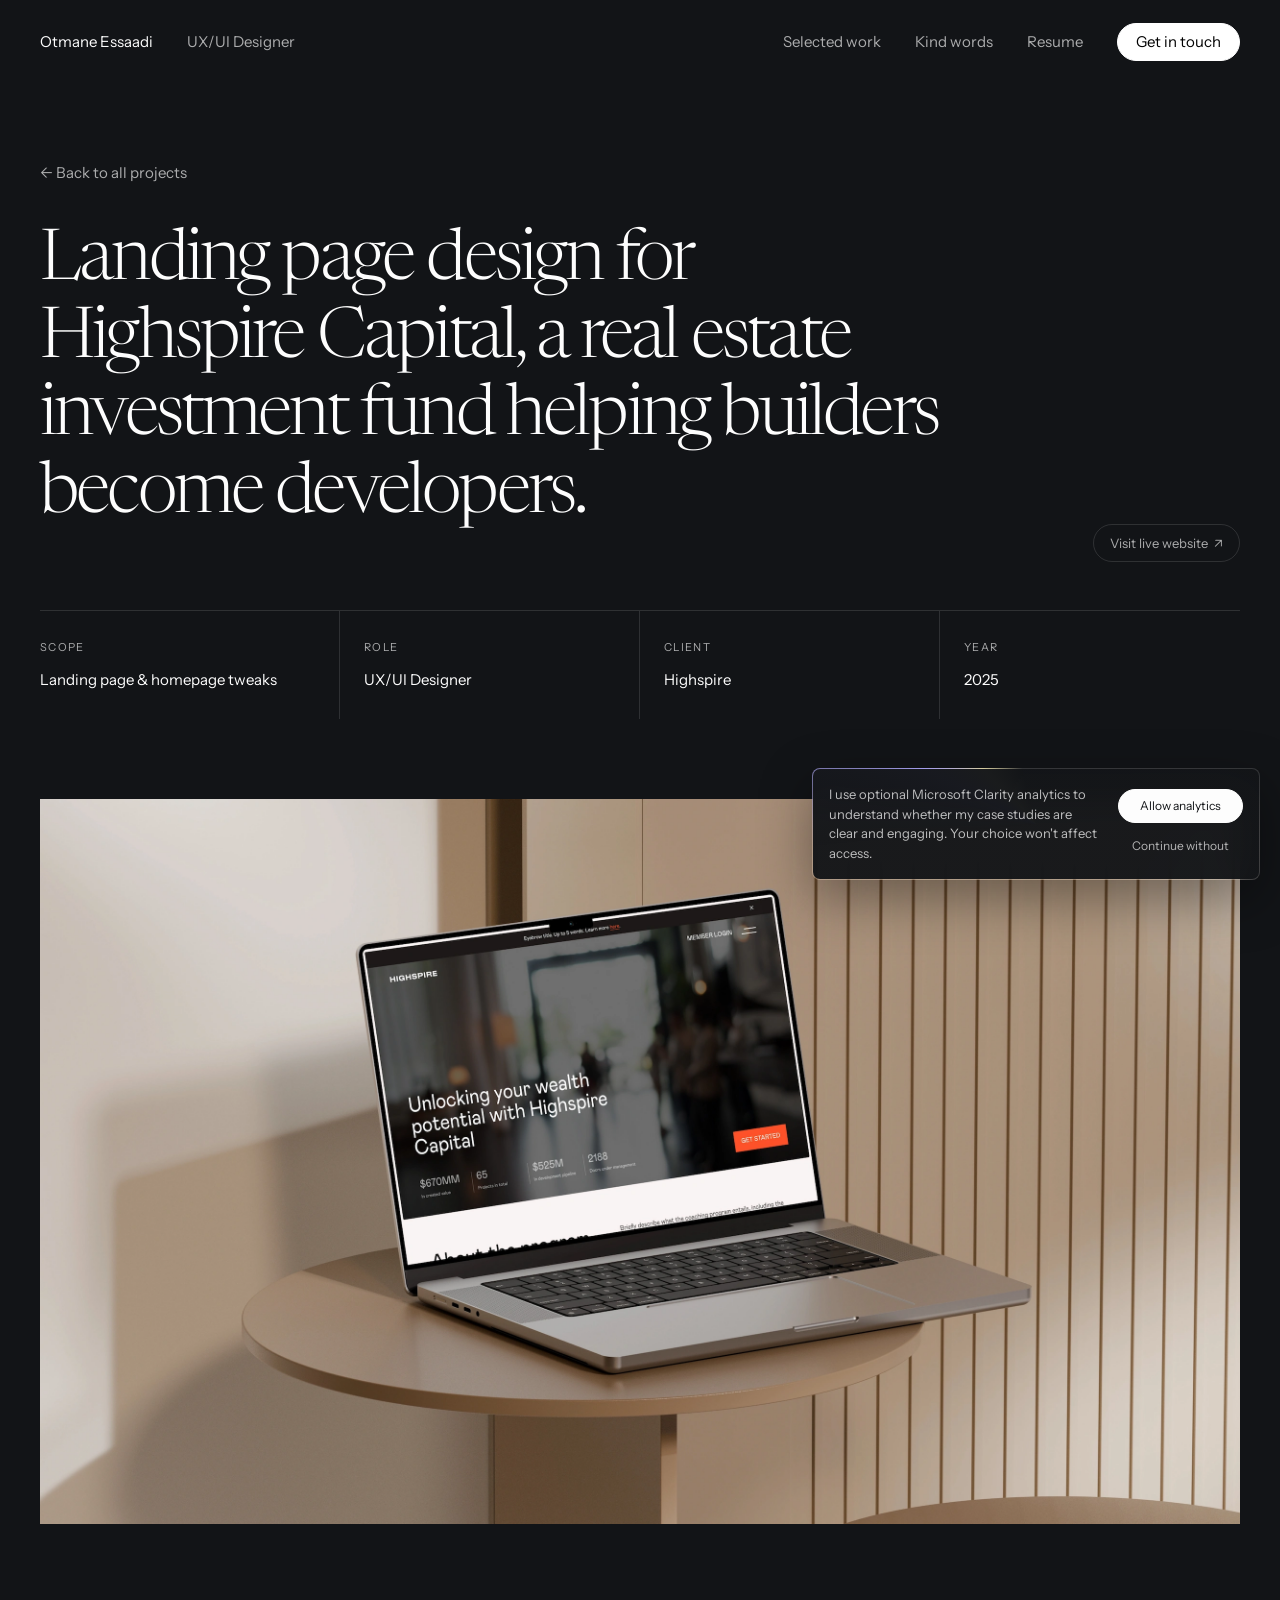
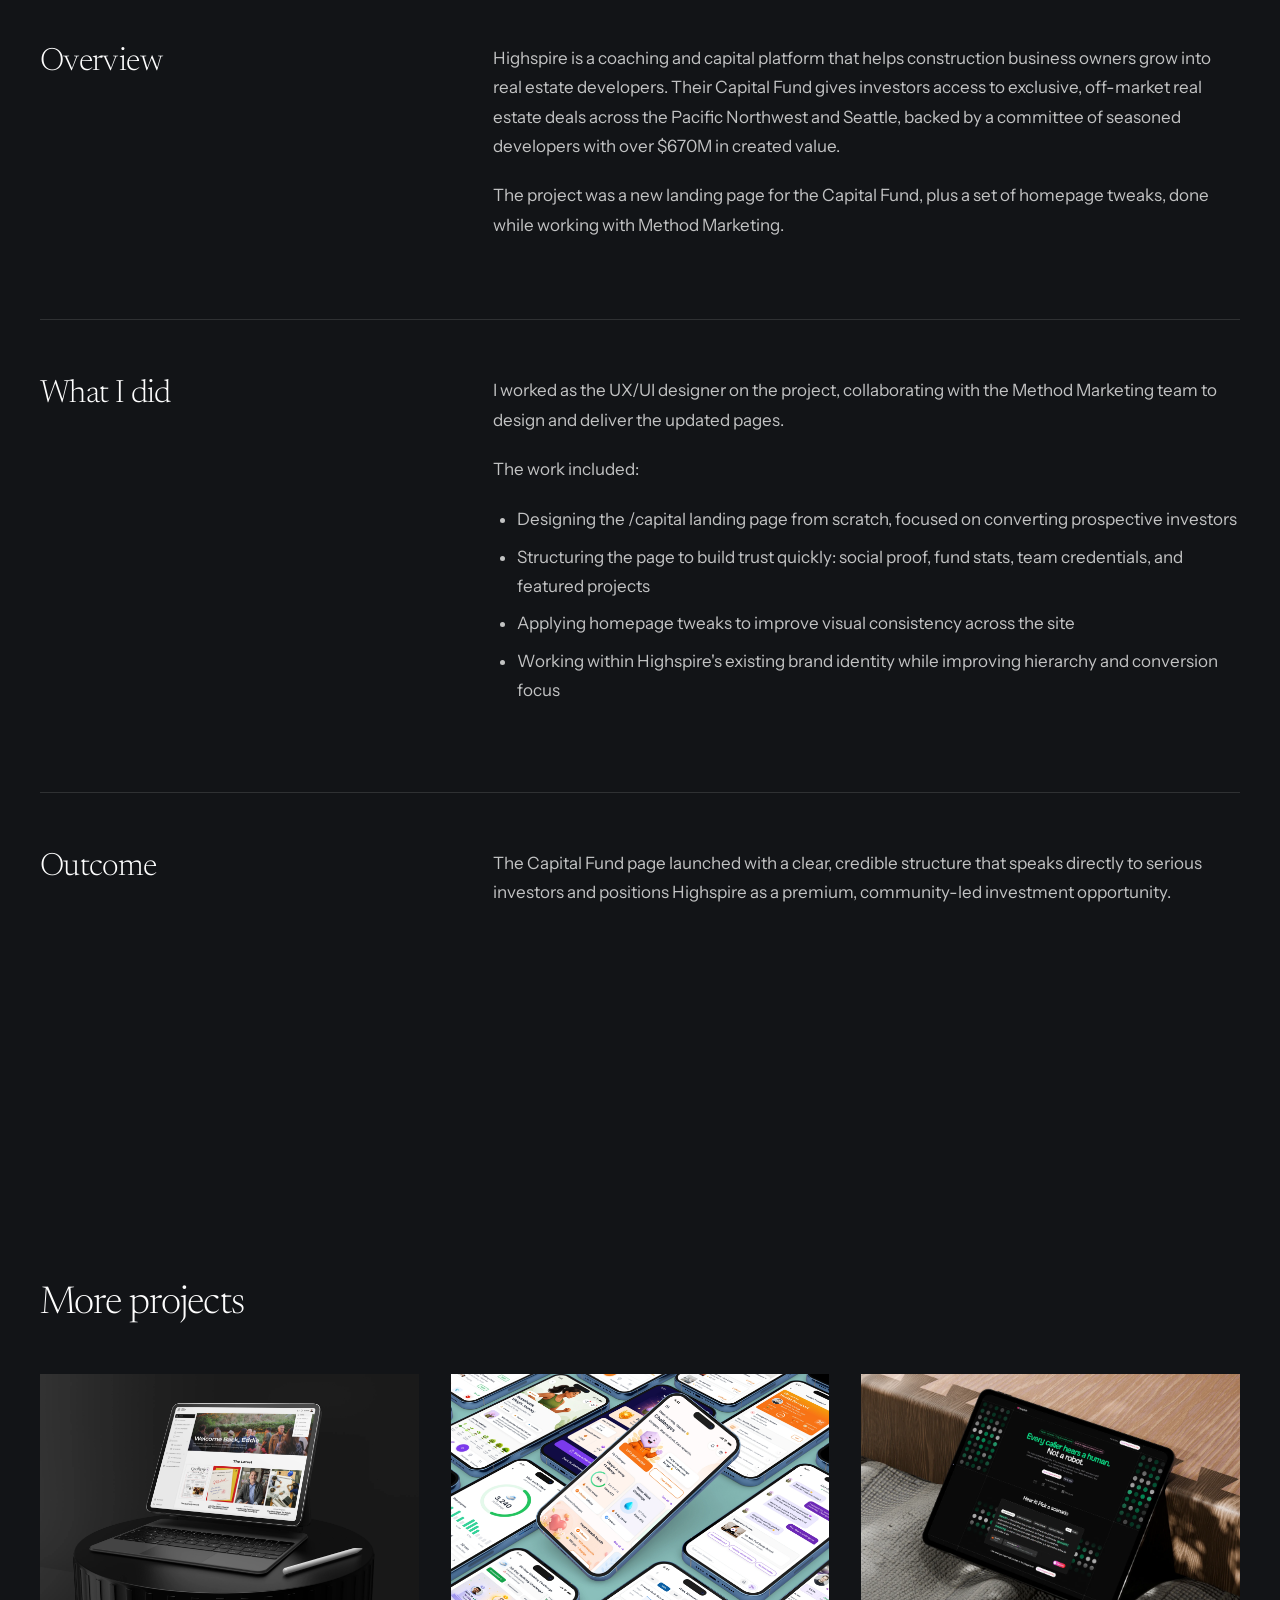
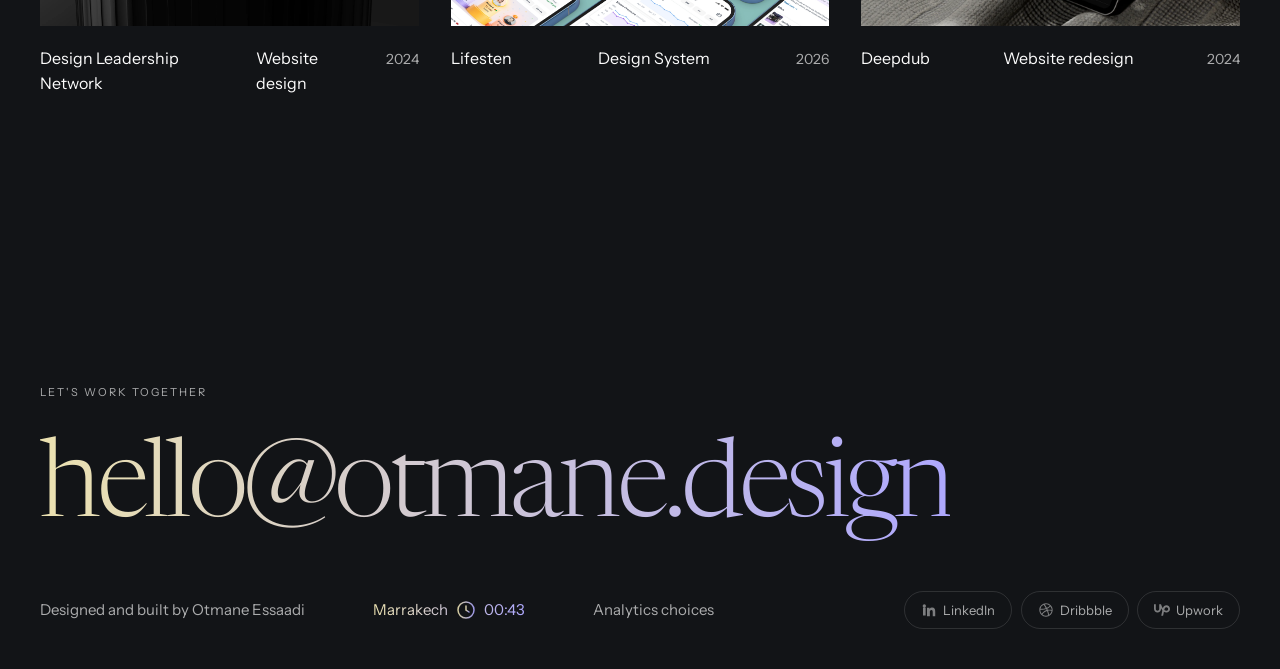
<file: work/highspire.html>
<!DOCTYPE html>
<html lang="en">
<head>
<meta charset="UTF-8" />
<meta name="viewport" content="width=device-width, initial-scale=1" />
<title>Highspire Capital — Otmane Essaadi</title>
<meta name="description" content="Landing page design for Highspire Capital, a real estate investment fund helping builders become developers." />
<meta name="robots" content="index, follow" />
<meta property="og:type" content="website" />
<meta property="og:title" content="Highspire Capital — Otmane Essaadi" />
<meta property="og:description" content="Landing page design for Highspire Capital, a real estate investment fund helping builders become developers." />
<meta property="og:image" content="https://otmane.design/assets/img/highspire/highspire-cover.webp" />
<meta property="og:url" content="https://otmane.design/work/highspire" />
<meta name="twitter:card" content="summary_large_image" />
<meta name="twitter:title" content="Highspire Capital — Otmane Essaadi" />
<meta name="twitter:image" content="https://otmane.design/assets/img/highspire/highspire-cover.webp" />
<link rel="preconnect" href="https://fonts.googleapis.com" />
<link rel="preconnect" href="https://fonts.gstatic.com" crossorigin />
<link rel="preconnect" href="https://cdn.prod.website-files.com" crossorigin />
<link rel="preload" as="style" href="https://fonts.googleapis.com/css2?family=Instrument+Sans:wght@400;500;600;700&family=Newsreader:ital,wght@0,300;1,300&display=swap" />
<link href="https://fonts.googleapis.com/css2?family=Instrument+Sans:wght@400;500;600;700&family=Newsreader:ital,wght@0,300;1,300&display=swap" rel="stylesheet" />
<link rel="stylesheet" href="/assets/style.css" />
<link rel="icon" type="image/png" href="/assets/img/favicon.png" />
<link rel="apple-touch-icon" href="/assets/img/favicon.png" />
<script type="text/javascript">
    (function(c,l,a,r,i,t,y){
        c[a]=c[a]||function(){(c[a].q=c[a].q||[]).push(arguments)};
        t=l.createElement(r);t.async=1;t.src="https://www.clarity.ms/tag/"+i;
        y=l.getElementsByTagName(r)[0];y.parentNode.insertBefore(t,y);
    })(window, document, "clarity", "script", "xt51iv38h2");
</script>
</head>
<body class="ready">

  <div class="cursor" id="cursorFollower" aria-hidden="true"><svg class="cursor__arrow" viewBox="0 0 24 24" fill="none" stroke="currentColor" stroke-width="2"><path d="M7 17 17 7M9 7h8v8"/></svg></div>

  <div class="pg-transition" id="pgTransition" aria-hidden="true"></div>

  <nav class="nav scrolled" id="nav">
    <div class="nav__inner">
      <div class="nav__id">
        <a href="/" class="nav__name">Otmane Essaadi</a>
        <span class="nav__role">UX/UI Designer</span>
      </div>
      <div class="nav__links">
        <a href="/#work" class="nav__link--desktop">Selected work</a>
        <a href="/#kindwords" class="nav__link--desktop">Kind words</a>
        <a href="https://drive.google.com/file/d/1mXYJH0feRl_3S-xYGoNF4CwXkvKCbcmP/view?usp=drivesdk" target="_blank" rel="noopener" class="nav__link--desktop">Resume</a>
        <a href="mailto:hello@otmane.design" class="nav__cta">Get in touch</a>
        <button class="nav__burger" id="navBurger" type="button" aria-label="Open menu" aria-expanded="false" aria-controls="mobileMenu">
          <span class="nav__burger-box"><span></span><span></span></span>
        </button>
      </div>
    </div>
  </nav>

  <div class="mobile-menu" id="mobileMenu" aria-hidden="true">
    <div class="mobile-menu__links">
      <a href="/#work">Selected work</a>
      <a href="/#kindwords">Kind words</a>
      <a href="https://drive.google.com/file/d/1mXYJH0feRl_3S-xYGoNF4CwXkvKCbcmP/view?usp=drivesdk" target="_blank" rel="noopener">Resume</a>
    </div>
    <a href="mailto:hello@otmane.design" class="mobile-menu__cta">Get in touch</a>
    <div class="mobile-menu__foot">
      <a href="mailto:hello@otmane.design">hello@otmane.design</a>
      <span>Marrakech, Morocco</span>
    </div>
  </div>

  <main>
    <section class="cs-hero">
      <div class="cs-hero__wrap">
        <a class="cs-back" href="/#work">← Back to all projects</a>
        <p class="cs-category">Landing Page Design</p>
        <div class="cs-title-row">
          <h1 class="cs-title">Landing page design for Highspire Capital, a real estate investment fund helping builders become developers.</h1>
          <a class="cs-live-link" href="https://www.highspire.com/capital/" target="_blank" rel="noopener">Visit live website <span class="cs-live-arrow">↗</span></a>
        </div>
        <dl class="cs-facts"><div class="cs-fact"><dt class="cs-fact__label">Scope</dt><dd class="cs-fact__value">Landing page &amp; homepage tweaks</dd></div><div class="cs-fact"><dt class="cs-fact__label">Role</dt><dd class="cs-fact__value">UX/UI Designer</dd></div><div class="cs-fact"><dt class="cs-fact__label">Client</dt><dd class="cs-fact__value">Highspire</dd></div><div class="cs-fact"><dt class="cs-fact__label">Year</dt><dd class="cs-fact__value">2025</dd></div></dl>
      </div>
    </section>

    <section class="cs-cover-wrap"><div class="cs-img cs-img--full"><img src="/assets/img/highspire/highspire-cover.webp" alt="Highspire Capital landing page presented across desktop screens" /></div></section>

    <section class="cs-body">
      <div class="cs-body__wrap">
        <div class="prose">
          <div class="prose-row"><div class="prose-row__title"><h2>Overview</h2></div><div class="prose-row__content">
<p>Highspire is a coaching and capital platform that helps construction business owners grow into real estate developers. Their Capital Fund gives investors access to exclusive, off-market real estate deals across the Pacific Northwest and Seattle, backed by a committee of seasoned developers with over $670M in created value.</p>
<p>The project was a new landing page for the Capital Fund, plus a set of homepage tweaks, done while working with Method Marketing.</p>
</div></div><div class="prose-row"><div class="prose-row__title"><h2>What I did</h2></div><div class="prose-row__content">
<p>I worked as the UX/UI designer on the project, collaborating with the Method Marketing team to design and deliver the updated pages.</p>
<p>The work included:</p>
<ul><li>Designing the /capital landing page from scratch, focused on converting prospective investors</li><li>Structuring the page to build trust quickly: social proof, fund stats, team credentials, and featured projects</li><li>Applying homepage tweaks to improve visual consistency across the site</li><li>Working within Highspire&#x27;s existing brand identity while improving hierarchy and conversion focus</li></ul>
</div></div><div class="prose-row"><div class="prose-row__title"><h2>Outcome</h2></div><div class="prose-row__content">
<p>The Capital Fund page launched with a clear, credible structure that speaks directly to serious investors and positions Highspire as a premium, community-led investment opportunity.</p></div></div>
        </div>
        
        
      </div>
    </section>

    <section class="cs-more">
      <div class="cs-more__wrap">
        <h2 class="cs-section-heading">More projects</h2>
        <div class="cs-more__list"><a class="wcard" href="/work/design-leadership-network">
  <div class="wcard__img"><img src="/assets/img/slides/01.webp" alt="Design Leadership Network" loading="lazy" /></div>
  <div class="wcard__info">
    <span class="wcard__title">Design Leadership Network</span>
    <span class="wcard__tag">Website design</span>
    <span class="wcard__year">2024</span>
  </div>
</a><a class="wcard" href="/work/lifesten">
  <div class="wcard__img"><img src="/assets/img/slides/07.webp" alt="Lifesten" loading="lazy" /></div>
  <div class="wcard__info">
    <span class="wcard__title">Lifesten</span>
    <span class="wcard__tag">Design System</span>
    <span class="wcard__year">2026</span>
  </div>
</a><a class="wcard" href="/work/deepdub">
  <div class="wcard__img"><img src="/assets/img/slides/02.webp" alt="Deepdub" loading="lazy" /></div>
  <div class="wcard__info">
    <span class="wcard__title">Deepdub</span>
    <span class="wcard__tag">Website redesign</span>
    <span class="wcard__year">2024</span>
  </div>
</a></div>
      </div>
    </section>
  </main>

  <footer class="contact">
    <div class="contact__wrap">
      <span class="contact__label">Let's work together</span>
      <a href="mailto:hello@otmane.design" class="contact__email">hello@otmane.design</a>
      <div class="contact__row">
        <div class="contact__meta">
          <span>Designed and built by Otmane Essaadi</span>
          <div class="contact__location">
            <span>Marrakech</span>
            <svg class="contact__clock-icon" viewBox="0 0 20 20" fill="none">
              <defs><linearGradient id="cg2" x1="0" y1="0" x2="1" y2="0"><stop offset="0%" stop-color="#ebe1b0"/><stop offset="100%" stop-color="#aea8fe"/></linearGradient></defs>
              <circle cx="10" cy="10" r="8" stroke="url(#cg2)" stroke-width="1.5"/>
              <path d="M10 6v4l3 2" stroke="url(#cg2)" stroke-width="1.5" stroke-linecap="round"/>
            </svg>
          </div>
        </div>
        <div class="contact__socials"><a href="https://www.linkedin.com/in/usmanessaadi/" target="_blank" rel="noopener"><svg viewBox="0 0 24 24" fill="currentColor" width="16" height="16"><path d="M4.98 3.5a2.5 2.5 0 1 1 0 5 2.5 2.5 0 0 1 0-5zM3 8.75h4v11.5H3zM9 8.75h3.8v1.57h.05A4.17 4.17 0 0 1 16.6 8.4c4 0 4.75 2.63 4.75 6.05v6.8H17.6v-6.03c0-1.44-.03-3.29-2-3.29s-2.32 1.57-2.32 3.19v6.13H9z"/></svg>LinkedIn</a><a href="https://dribbble.com/otmane-essaadi" target="_blank" rel="noopener"><svg viewBox="0 0 24 24" fill="currentColor" width="16" height="16"><path d="M12 2C6.48 2 2 6.48 2 12s4.48 10 10 10 10-4.48 10-10S17.52 2 12 2zm6.605 4.61a8.502 8.502 0 0 1 1.93 5.314c-.281-.054-3.101-.629-5.943-.271-.065-.141-.12-.293-.184-.445a25.416 25.416 0 0 0-.564-1.236c3.145-1.28 4.577-3.124 4.761-3.362zM12 3.475c2.17 0 4.154.813 5.662 2.148-.152.216-1.443 1.941-4.48 3.08-1.399-2.57-2.95-4.675-3.189-5A8.687 8.687 0 0 1 12 3.475zm-3.633.803a53.896 53.896 0 0 1 3.167 4.935c-3.992 1.063-7.517 1.04-7.896 1.04a8.581 8.581 0 0 1 4.729-5.975zM3.453 12.01v-.26c.37.01 4.512.065 8.775-1.215.25.477.477.965.694 1.453-.109.033-.228.065-.336.098-4.404 1.42-6.747 5.303-6.942 5.629a8.522 8.522 0 0 1-2.19-5.705zM12 20.547a8.482 8.482 0 0 1-5.239-1.8c.152-.315 1.888-3.656 6.703-5.337.022-.01.033-.01.054-.022a35.318 35.318 0 0 1 1.823 6.475 8.4 8.4 0 0 1-3.341.684zm4.761-1.465c-.086-.52-.542-3.015-1.659-6.084 2.679-.423 5.022.271 5.314.369a8.468 8.468 0 0 1-3.655 5.715z"/></svg>Dribbble</a><a href="https://www.upwork.com/freelancers/otmanessaadi" target="_blank" rel="noopener"><svg viewBox="0 0 24 24" fill="currentColor" width="16" height="16"><path d="M18.561 13.158c-1.102 0-2.135-.467-3.074-1.227l.228-1.076.008-.042c.207-1.143.849-3.06 2.839-3.06 1.492 0 2.703 1.212 2.703 2.703-.001 1.489-1.212 2.702-2.704 2.702zm0-8.14c-2.539 0-4.51 1.649-5.31 4.366-1.22-1.834-2.148-4.036-2.687-5.892H7.828v7.112c-.002 1.406-1.141 2.546-2.547 2.546-1.405 0-2.543-1.14-2.545-2.546V3.492H0v7.112c0 2.914 2.37 5.303 5.281 5.303 2.913 0 5.283-2.389 5.283-5.303v-1.19c.529 1.107 1.182 2.229 1.974 3.221l-1.673 7.873h2.797l1.213-5.71c1.063.679 2.285 1.109 3.686 1.109 3 0 5.439-2.452 5.439-5.45 0-3.001-2.439-5.439-5.439-5.439z"/></svg>Upwork</a></div>
      </div>
    </div>
  </footer>

  <script src="/assets/ui.js"></script>

  <script>
  (function(){
    // Mobile menu
    var burger = document.getElementById('navBurger');
    var menu = document.getElementById('mobileMenu');
    if(burger && menu){
      function closeMenu(){burger.classList.remove('is-open');menu.classList.remove('is-open');burger.setAttribute('aria-expanded','false');menu.setAttribute('aria-hidden','true');document.body.classList.remove('menu-open');}
      function openMenu(){burger.classList.add('is-open');menu.classList.add('is-open');burger.setAttribute('aria-expanded','true');menu.setAttribute('aria-hidden','false');document.body.classList.add('menu-open');}
      burger.addEventListener('click',function(){burger.classList.contains('is-open')?closeMenu():openMenu();});
      menu.querySelectorAll('a').forEach(function(a){a.addEventListener('click',closeMenu);});
    }
    // Nav scroll
    var nav = document.getElementById('nav');
    if(nav){window.addEventListener('scroll',function(){nav.classList.toggle('scrolled',window.scrollY>8);},{passive:true});}
    // Scroll reveal
    var reveals = document.querySelectorAll('[data-reveal]');
    var obs = new IntersectionObserver(function(entries){entries.forEach(function(e){if(e.isIntersecting){e.target.classList.add('is-visible');obs.unobserve(e.target);}});},{threshold:0.1,rootMargin:'0px 0px -40px 0px'});
    reveals.forEach(function(el){obs.observe(el);});
    // Before/after sliders
    document.querySelectorAll('.cs-slider').forEach(function(slider){
      var track=slider.querySelector('.cs-slider__track');
      var beforePane=slider.querySelector('.cs-slider__before');
      var beforeImg=beforePane&&beforePane.querySelector('img');
      var divider=slider.querySelector('.cs-slider__divider');
      if(!track||!beforePane||!divider)return;
      function setPos(x){var rect=track.getBoundingClientRect();var pct=Math.min(100,Math.max(0,(x-rect.left)/rect.width*100));beforePane.style.width=pct+'%';if(beforeImg)beforeImg.style.width=rect.width+'px';divider.style.left=pct+'%';}
      setPos(track.getBoundingClientRect().left+track.getBoundingClientRect().width*0.5);
      var dragging=false;
      divider.addEventListener('mousedown',function(e){dragging=true;e.preventDefault();});
      track.addEventListener('mousedown',function(e){dragging=true;setPos(e.clientX);});
      window.addEventListener('mousemove',function(e){if(dragging)setPos(e.clientX);});
      window.addEventListener('mouseup',function(){dragging=false;});
      divider.addEventListener('touchstart',function(e){dragging=true;e.preventDefault();},{passive:false});
      track.addEventListener('touchstart',function(e){dragging=true;setPos(e.touches[0].clientX);},{passive:true});
      window.addEventListener('touchmove',function(e){if(dragging)setPos(e.touches[0].clientX);},{passive:true});
      window.addEventListener('touchend',function(){dragging=false;});
      window.addEventListener('resize',function(){setPos(track.getBoundingClientRect().left+track.getBoundingClientRect().width*parseFloat(beforePane.style.width)/100);},{passive:true});
    });
  })();
  </script>

  <script>
  (function(){
    var overlay=document.getElementById('pgTransition');
    if(!overlay)return;
    var COVER=450;
    function clearOverlay(){overlay.classList.remove('is-entering');overlay.classList.remove('is-leaving');overlay.style.pointerEvents='';}
    function transitionTo(href){overlay.style.pointerEvents='all';overlay.classList.remove('is-leaving');void overlay.offsetWidth;overlay.classList.add('is-entering');setTimeout(function(){window.location.href=href;},COVER);}
    document.addEventListener('click',function(e){var a=e.target.closest('a');if(!a)return;var href=a.getAttribute('href');if(!href||a.target==='_blank'||href.startsWith('mailto:')||href.startsWith('http')||href.startsWith('#'))return;var base=href.split('#')[0];var cur=window.location.pathname.split('/').pop();if(base===''||base===cur)return;e.preventDefault();transitionTo(href);});
    clearOverlay();void overlay.offsetWidth;overlay.classList.add('is-leaving');
    overlay.addEventListener('animationend',clearOverlay,{once:true});
    setTimeout(clearOverlay,1200);
    window.addEventListener('pageshow',clearOverlay);
  })();
  </script>

</body>
</html>
</file>
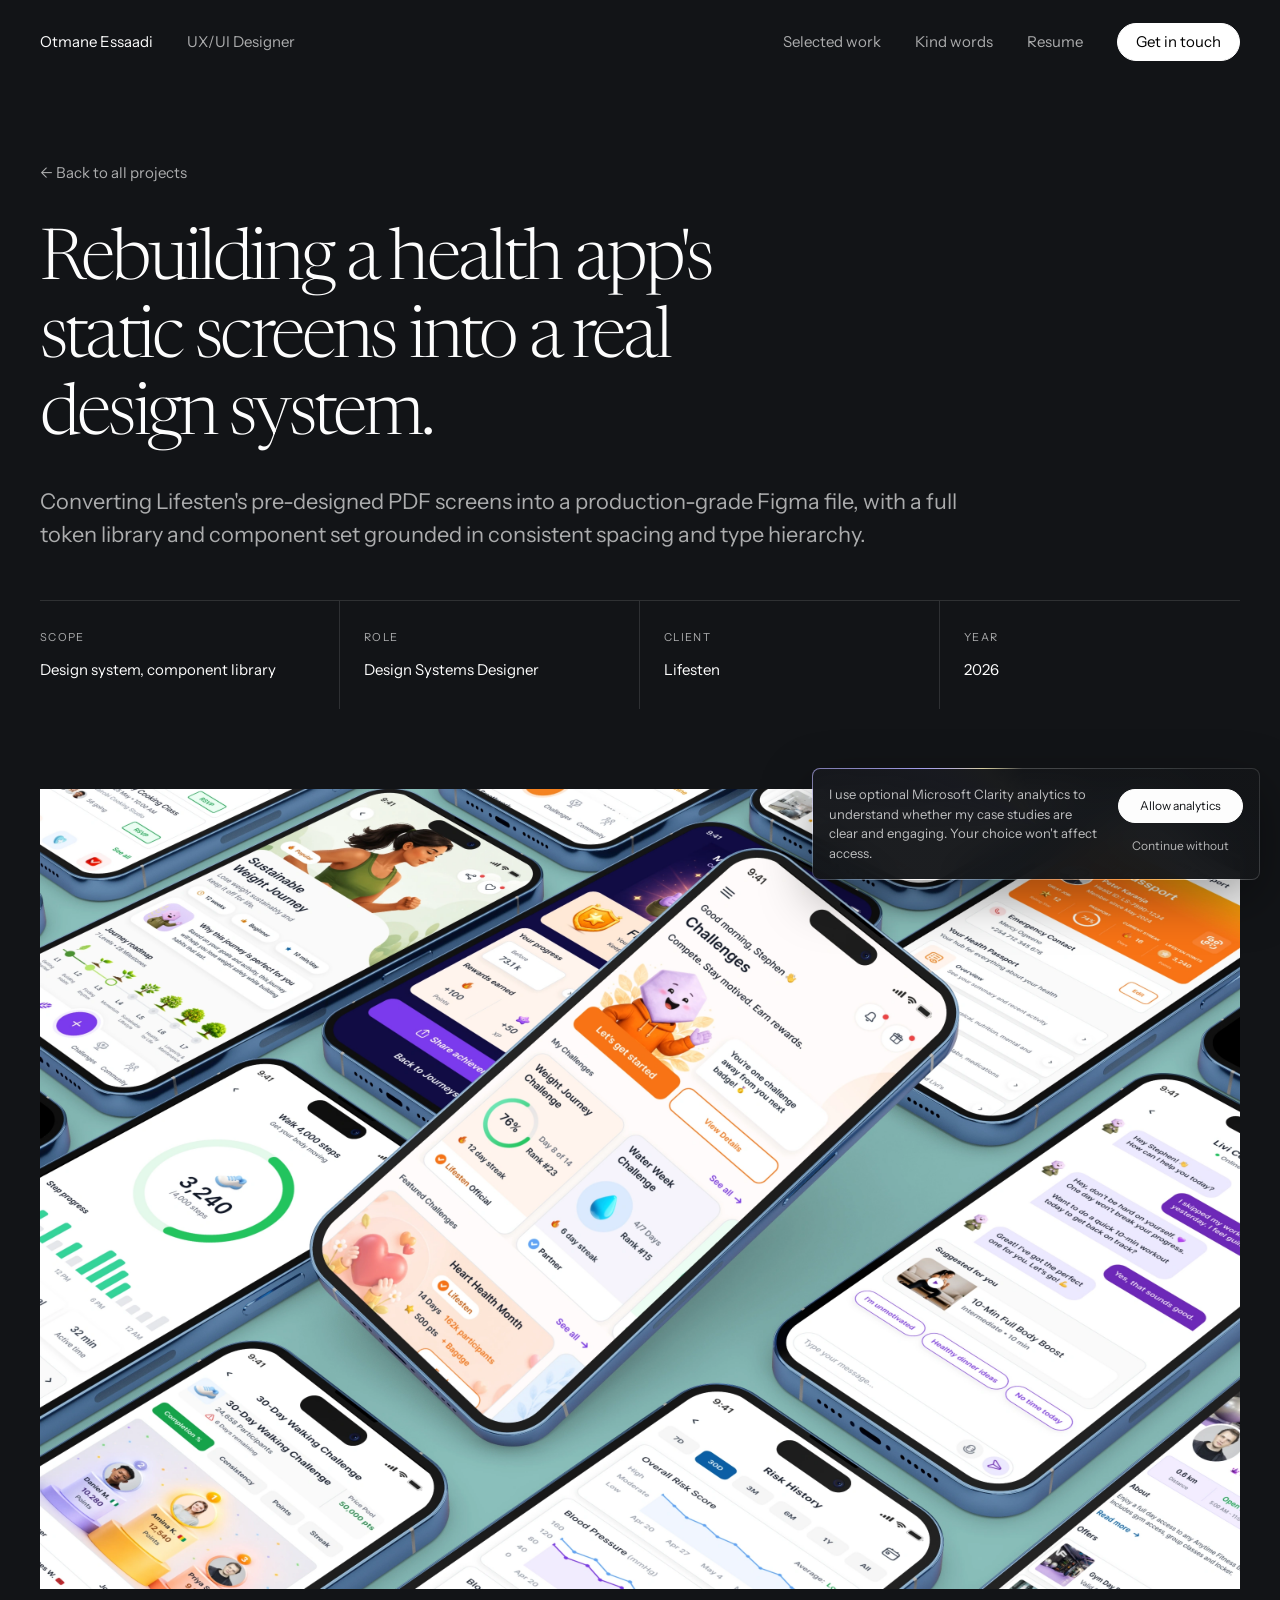
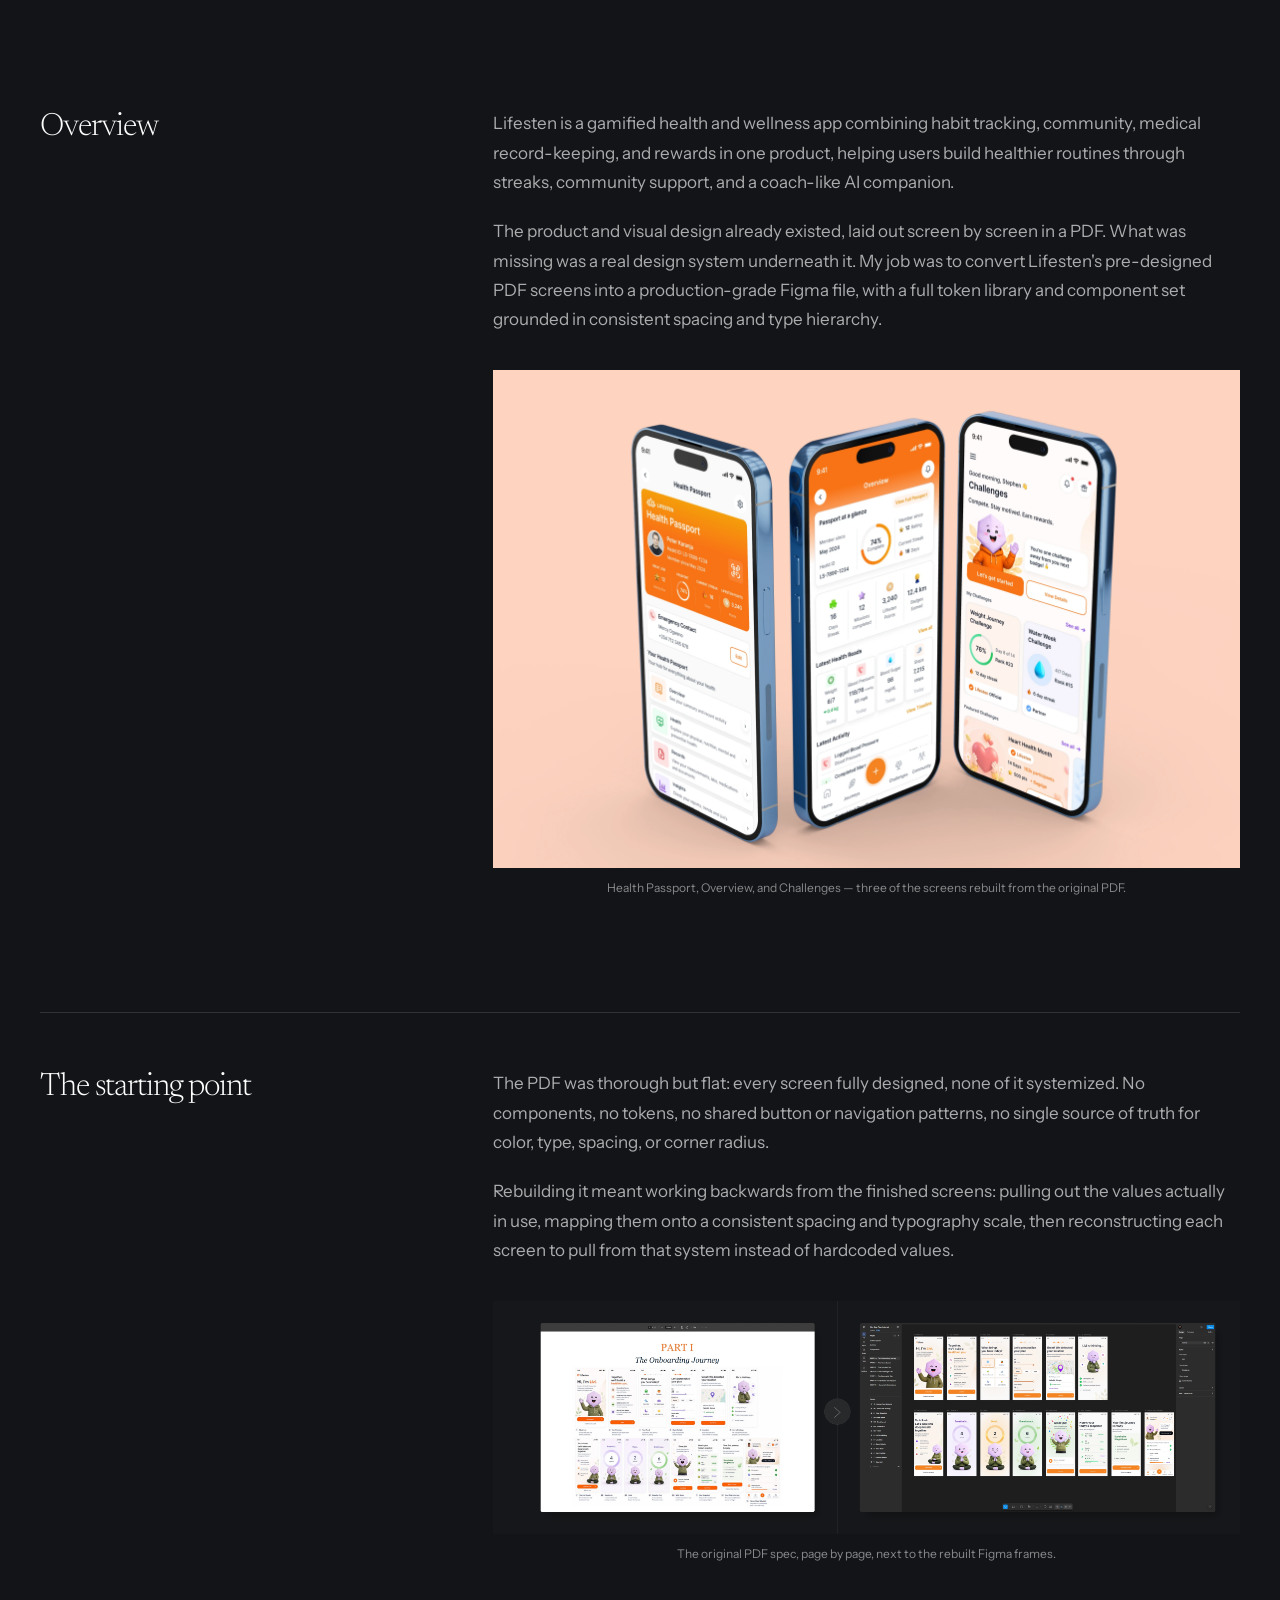
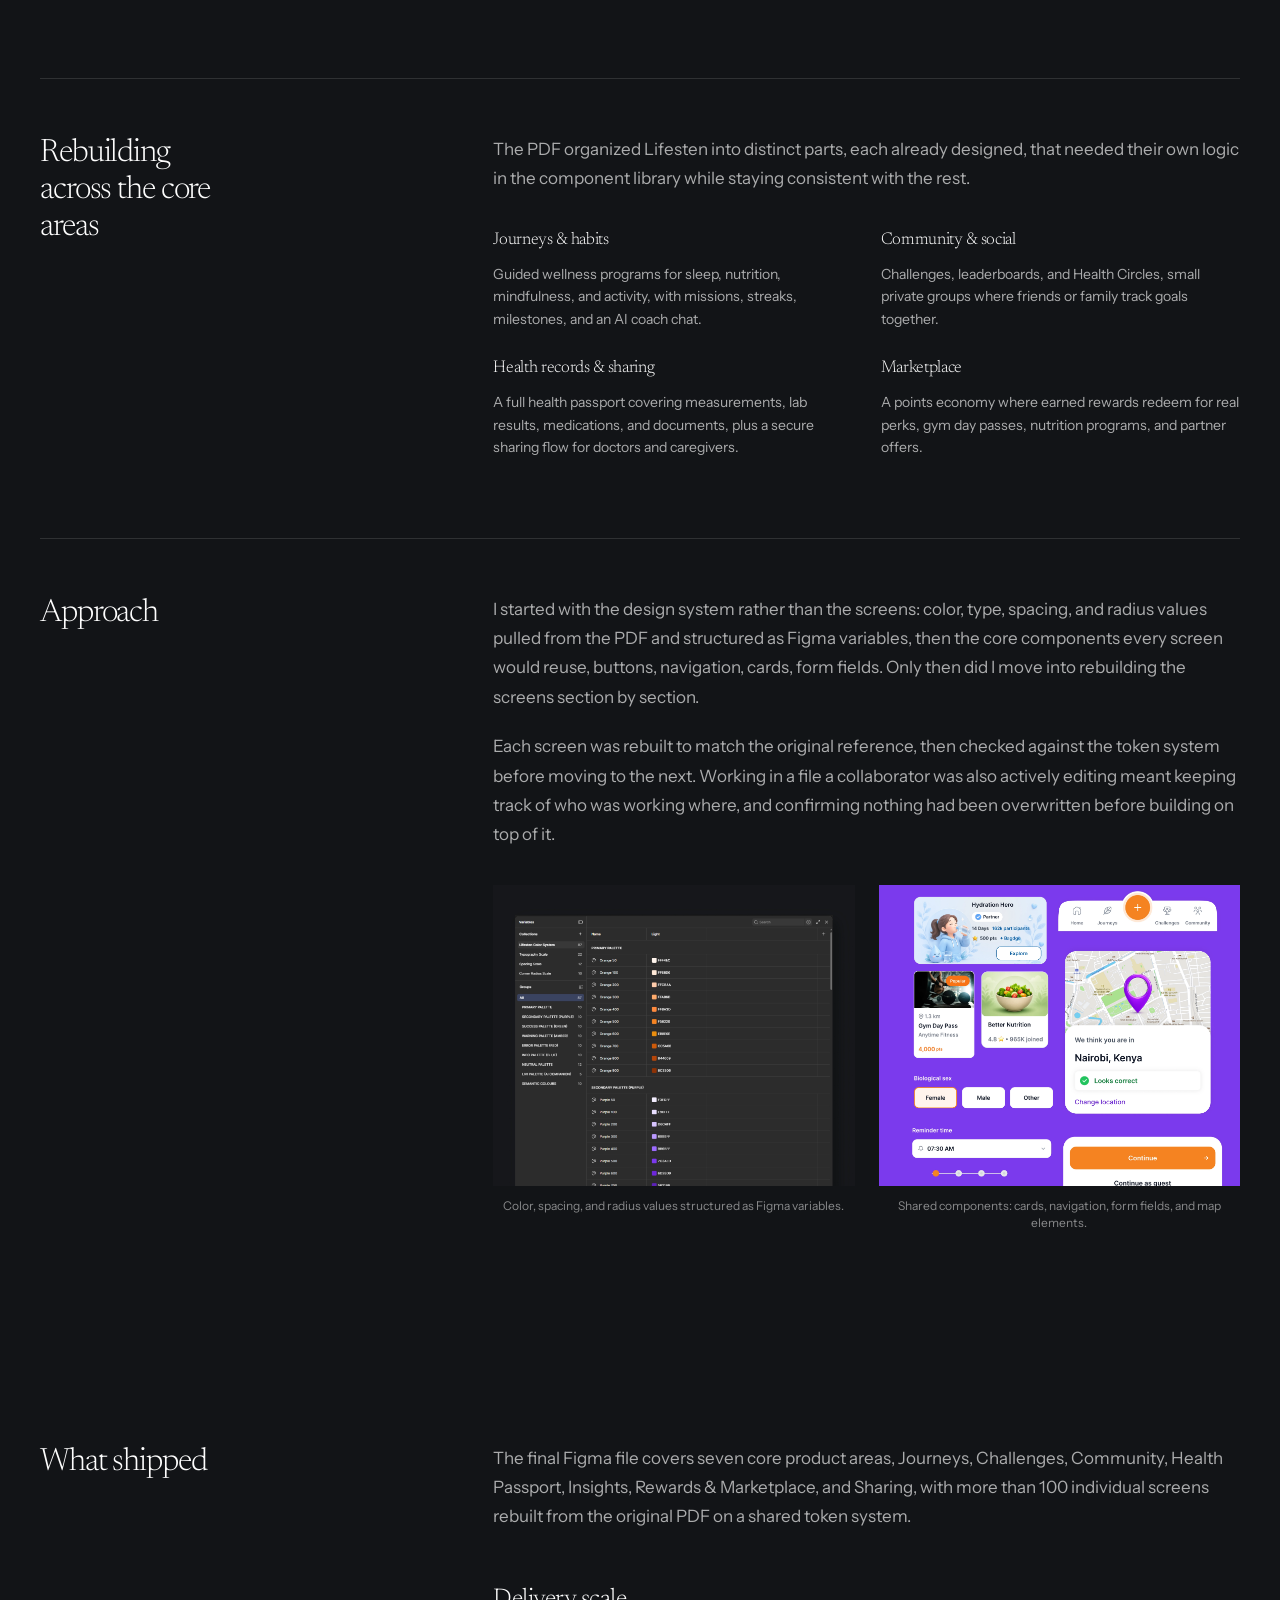
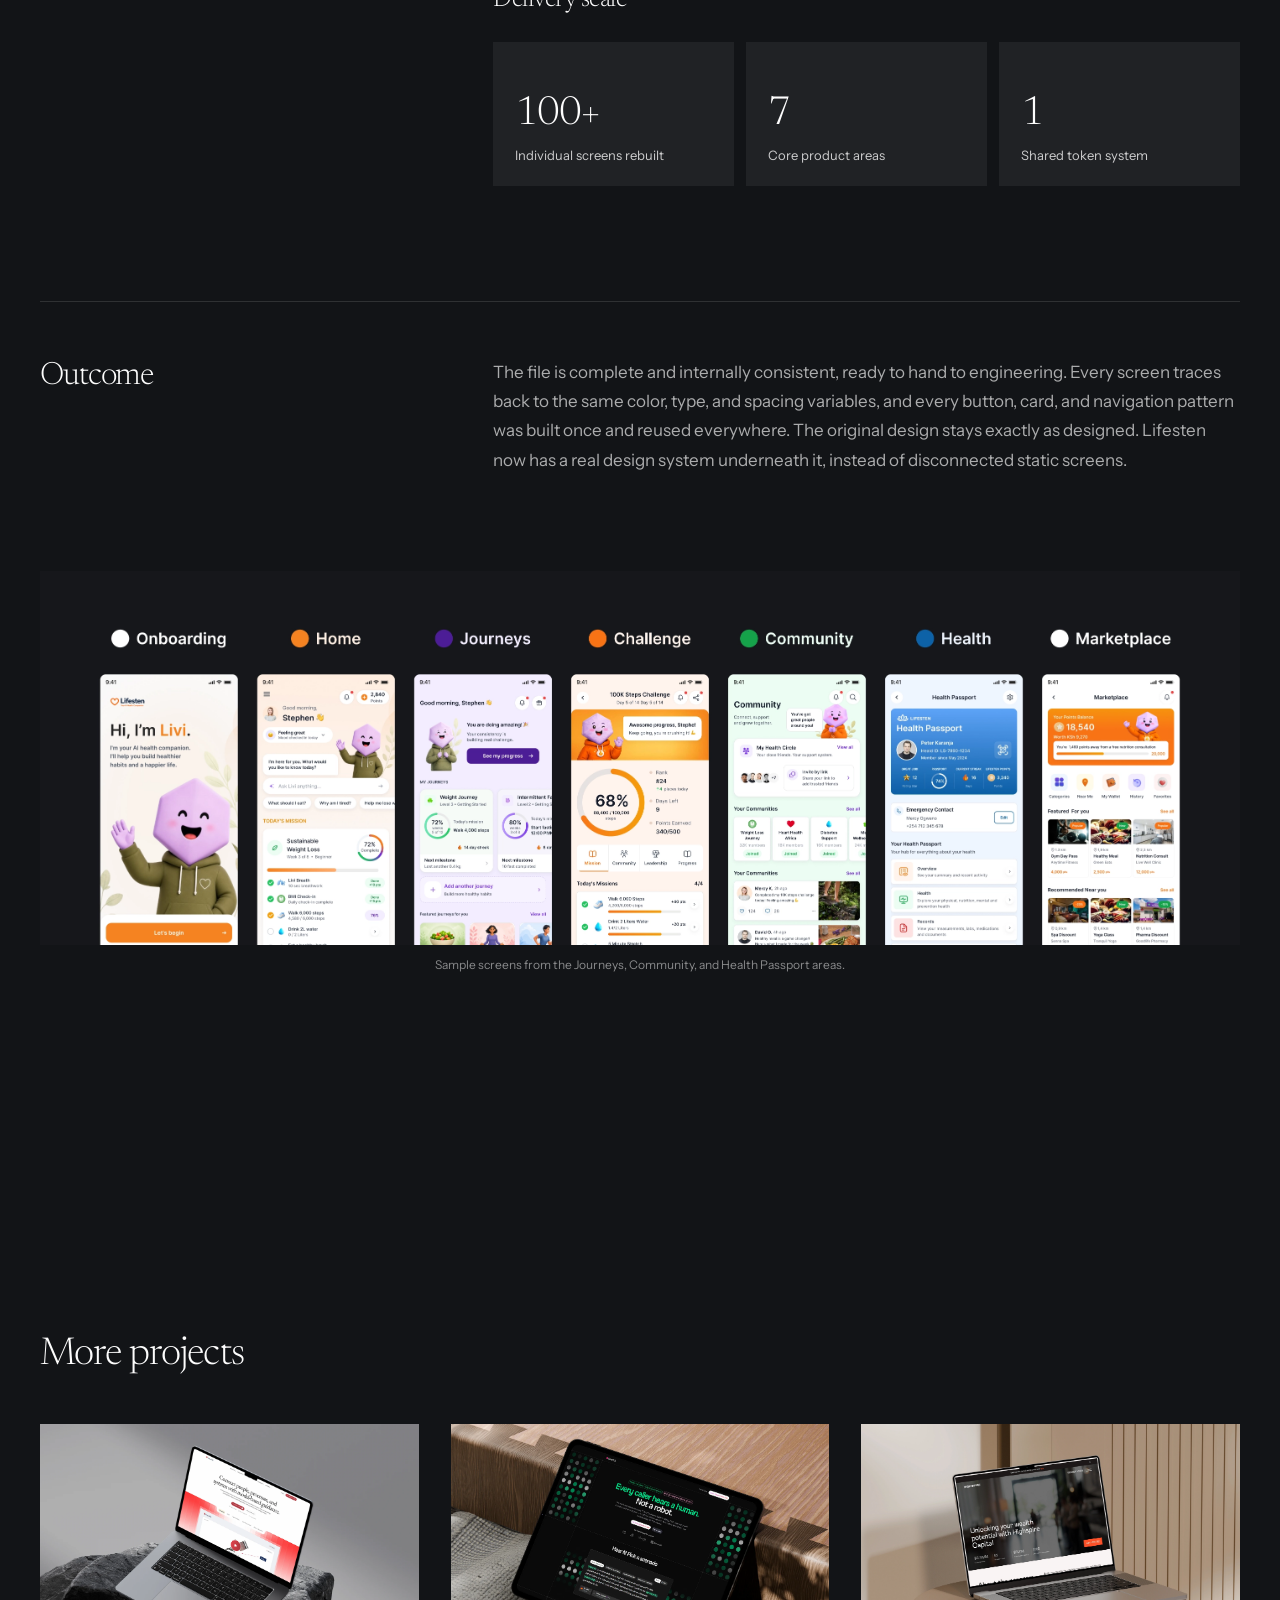
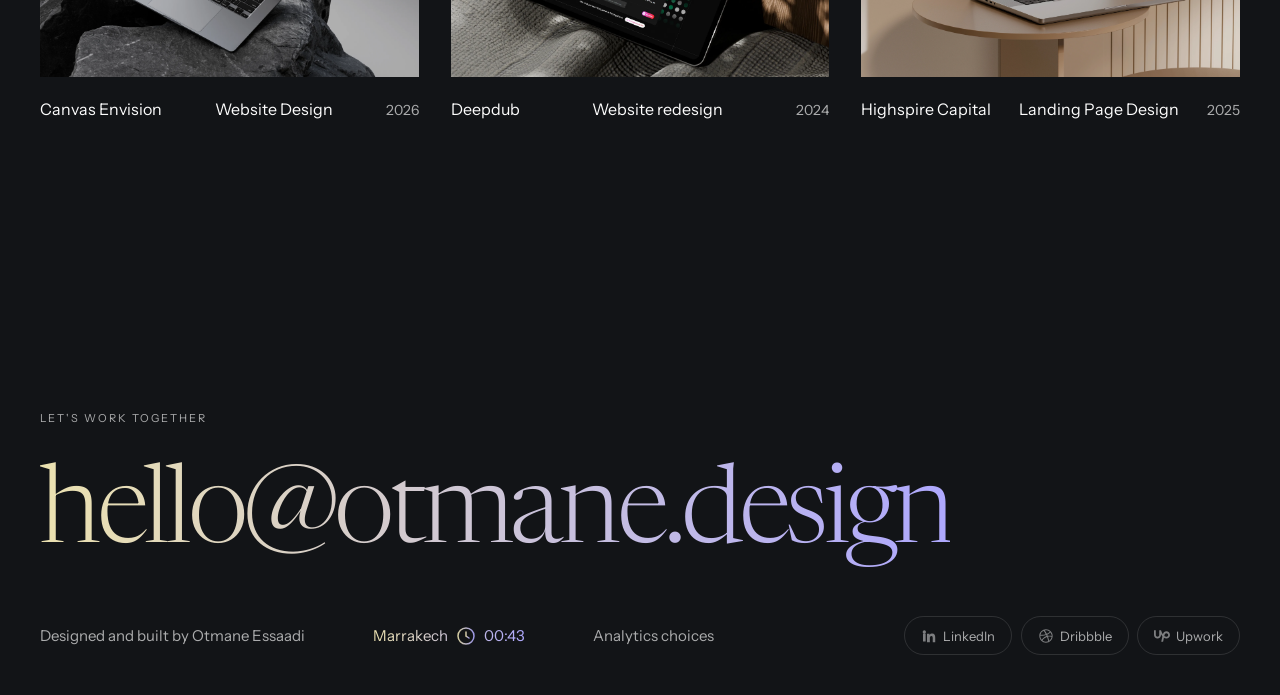
<file: work/lifesten.html>
<!DOCTYPE html>
<html lang="en">
<head>
<meta charset="UTF-8" />
<meta name="viewport" content="width=device-width, initial-scale=1" />
<title>Lifesten — Otmane Essaadi</title>
<meta name="description" content="Lifesten case study: rebuilding pre-designed PDF screens into a production-grade Figma design system with a full token and component library." />
<meta name="robots" content="index, follow" />
<meta property="og:type" content="website" />
<meta property="og:title" content="Lifesten — Otmane Essaadi" />
<meta property="og:description" content="Converting Lifesten's static PDF screens into a real Figma design system: tokens, components, and 100+ rebuilt screens." />
<meta property="og:image" content="https://otmane.design/assets/img/lifesten/cover.webp" />
<meta property="og:url" content="https://otmane.design/work/lifesten" />
<meta name="twitter:card" content="summary_large_image" />
<meta name="twitter:title" content="Lifesten — Otmane Essaadi" />
<meta name="twitter:image" content="https://otmane.design/assets/img/lifesten/cover.webp" />
<link rel="preconnect" href="https://fonts.googleapis.com" />
<link rel="preconnect" href="https://fonts.gstatic.com" crossorigin />
<link rel="preload" as="style" href="https://fonts.googleapis.com/css2?family=Instrument+Sans:wght@400;500;600;700&family=Newsreader:ital,wght@0,300;1,300&display=swap" />
<link href="https://fonts.googleapis.com/css2?family=Instrument+Sans:wght@400;500;600;700&family=Newsreader:ital,wght@0,300;1,300&display=swap" rel="stylesheet" />
<link rel="stylesheet" href="/assets/style.css" />
<link rel="icon" type="image/png" href="/assets/img/favicon.png" />
<link rel="apple-touch-icon" href="/assets/img/favicon.png" />
<script type="text/javascript">
    (function(c,l,a,r,i,t,y){
        c[a]=c[a]||function(){(c[a].q=c[a].q||[]).push(arguments)};
        t=l.createElement(r);t.async=1;t.src="https://www.clarity.ms/tag/"+i;
        y=l.getElementsByTagName(r)[0];y.parentNode.insertBefore(t,y);
    })(window, document, "clarity", "script", "xt51iv38h2");
</script>
</head>
<body class="ready canvas-case lifesten-case">

  <div class="cursor" id="cursorFollower" aria-hidden="true"><svg class="cursor__arrow" viewBox="0 0 24 24" fill="none" stroke="currentColor" stroke-width="2"><path d="M7 17 17 7M9 7h8v8"/></svg></div>

  <div class="pg-transition" id="pgTransition" aria-hidden="true"></div>

  <nav class="nav scrolled" id="nav">
    <div class="nav__inner">
      <div class="nav__id">
        <a href="/" class="nav__name">Otmane Essaadi</a>
        <span class="nav__role">UX/UI Designer</span>
      </div>
      <div class="nav__links">
        <a href="/#work" class="nav__link--desktop">Selected work</a>
        <a href="/#kindwords" class="nav__link--desktop">Kind words</a>
        <a href="https://drive.google.com/file/d/1mXYJH0feRl_3S-xYGoNF4CwXkvKCbcmP/view?usp=drivesdk" target="_blank" rel="noopener" class="nav__link--desktop">Resume</a>
        <a href="mailto:hello@otmane.design" class="nav__cta">Get in touch</a>
        <button class="nav__burger" id="navBurger" type="button" aria-label="Open menu" aria-expanded="false" aria-controls="mobileMenu">
          <span class="nav__burger-box"><span></span><span></span></span>
        </button>
      </div>
    </div>
  </nav>

  <div class="mobile-menu" id="mobileMenu" aria-hidden="true">
    <div class="mobile-menu__links">
      <a href="/#work">Selected work</a>
      <a href="/#kindwords">Kind words</a>
      <a href="https://drive.google.com/file/d/1mXYJH0feRl_3S-xYGoNF4CwXkvKCbcmP/view?usp=drivesdk" target="_blank" rel="noopener">Resume</a>
    </div>
    <a href="mailto:hello@otmane.design" class="mobile-menu__cta">Get in touch</a>
    <div class="mobile-menu__foot">
      <a href="mailto:hello@otmane.design">hello@otmane.design</a>
      <span>Marrakech, Morocco</span>
    </div>
  </div>

  <main>
    <section class="cs-hero canvas-case__hero">
      <div class="cs-hero__wrap">
        <a class="cs-back" href="/#work">← Back to all projects</a>
        <div class="cs-title-row">
          <div class="canvas-case__hero-copy">
            <h1 class="cs-title">Rebuilding a health app's static screens into a real design system.</h1>
            <p class="canvas-case__dek">Converting Lifesten's pre-designed PDF screens into a production-grade Figma file, with a full token library and component set grounded in consistent spacing and type hierarchy.</p>
          </div>
        </div>
        <dl class="cs-facts canvas-case__facts">
          <div class="cs-fact"><dt class="cs-fact__label">Scope</dt><dd class="cs-fact__value">Design system, component library</dd></div>
          <div class="cs-fact"><dt class="cs-fact__label">Role</dt><dd class="cs-fact__value">Design Systems Designer</dd></div>
          <div class="cs-fact"><dt class="cs-fact__label">Client</dt><dd class="cs-fact__value">Lifesten</dd></div>
          <div class="cs-fact"><dt class="cs-fact__label">Year</dt><dd class="cs-fact__value">2026</dd></div>
        </dl>
      </div>
    </section>

    <section class="cs-cover-wrap canvas-case__cover"><div class="cs-img cs-img--full"><img src="/assets/img/lifesten/cover.webp" alt="Lifesten app screens across the core tabs" /></div></section>

    <section class="cs-body canvas-case__body">
      <div class="cs-body__wrap">
        <div class="prose canvas-case__prose">
          <section class="prose-row">
            <div class="prose-row__title"><h2>Overview</h2></div>
            <div class="prose-row__content">
              <p>Lifesten is a gamified health and wellness app combining habit tracking, community, medical record-keeping, and rewards in one product, helping users build healthier routines through streaks, community support, and a coach-like AI companion.</p>
              <p>The product and visual design already existed, laid out screen by screen in a PDF. What was missing was a real design system underneath it. My job was to convert Lifesten's pre-designed PDF screens into a production-grade Figma file, with a full token library and component set grounded in consistent spacing and type hierarchy.</p>
              <figure class="prose-row-image"><img src="/assets/img/lifesten/image2.webp" alt="Lifesten's Health Passport, Overview, and Challenges screens" loading="lazy" /><figcaption>Health Passport, Overview, and Challenges — three of the screens rebuilt from the original PDF.</figcaption></figure>
            </div>
          </section>

          <section class="prose-row">
            <div class="prose-row__title"><h2>The starting point</h2></div>
            <div class="prose-row__content">
              <p>The PDF was thorough but flat: every screen fully designed, none of it systemized. No components, no tokens, no shared button or navigation patterns, no single source of truth for color, type, spacing, or corner radius.</p>
              <p>Rebuilding it meant working backwards from the finished screens: pulling out the values actually in use, mapping them onto a consistent spacing and typography scale, then reconstructing each screen to pull from that system instead of hardcoded values.</p>
              <figure class="prose-row-image"><img src="/assets/img/lifesten/pdf-to-figma.webp" alt="Spec pages next to the equivalent built Figma frames" loading="lazy" /><figcaption>The original PDF spec, page by page, next to the rebuilt Figma frames.</figcaption></figure>
            </div>
          </section>

          <section class="prose-row canvas-case__workflow-row">
            <div class="prose-row__title"><h2>Rebuilding across the core areas</h2></div>
            <div class="prose-row__content">
              <p>The PDF organized Lifesten into distinct parts, each already designed, that needed their own logic in the component library while staying consistent with the rest.</p>
              <div class="canvas-case__workflows dln-case__workflows">
                <article class="canvas-case__workflow"><h3>Journeys &amp; habits</h3><p>Guided wellness programs for sleep, nutrition, mindfulness, and activity, with missions, streaks, milestones, and an AI coach chat.</p></article>
                <article class="canvas-case__workflow"><h3>Community &amp; social</h3><p>Challenges, leaderboards, and Health Circles, small private groups where friends or family track goals together.</p></article>
                <article class="canvas-case__workflow"><h3>Health records &amp; sharing</h3><p>A full health passport covering measurements, lab results, medications, and documents, plus a secure sharing flow for doctors and caregivers.</p></article>
                <article class="canvas-case__workflow"><h3>Marketplace</h3><p>A points economy where earned rewards redeem for real perks, gym day passes, nutrition programs, and partner offers.</p></article>
              </div>
            </div>
          </section>

          <section class="prose-row">
            <div class="prose-row__title"><h2>Approach</h2></div>
            <div class="prose-row__content">
              <p>I started with the design system rather than the screens: color, type, spacing, and radius values pulled from the PDF and structured as Figma variables, then the core components every screen would reuse, buttons, navigation, cards, form fields. Only then did I move into rebuilding the screens section by section.</p>
              <p>Each screen was rebuilt to match the original reference, then checked against the token system before moving to the next. Working in a file a collaborator was also actively editing meant keeping track of who was working where, and confirming nothing had been overwritten before building on top of it.</p>
              <div class="prose-image-pair">
                <figure><img src="/assets/img/lifesten/variables.webp" alt="Variable collections overview" loading="lazy" /><figcaption>Color, spacing, and radius values structured as Figma variables.</figcaption></figure>
                <figure><img src="/assets/img/lifesten/components.webp" alt="Component library overview" loading="lazy" /><figcaption>Shared components: cards, navigation, form fields, and map elements.</figcaption></figure>
              </div>
            </div>
          </section>
        </div>

        <div class="prose canvas-case__prose canvas-case__prose--closing">
          <section class="prose-row">
            <div class="prose-row__title"><h2>What shipped</h2></div>
            <div class="prose-row__content">
              <p>The final Figma file covers seven core product areas, Journeys, Challenges, Community, Health Passport, Insights, Rewards &amp; Marketplace, and Sharing, with more than 100 individual screens rebuilt from the original PDF on a shared token system.</p>
              <div class="cs-stats">
                <h3 class="cs-stats-title">Delivery scale</h3>
                <div class="cs-stats-grid">
                  <div class="cs-stat"><span class="cs-stat__value">100+</span><span class="cs-stat__label">Individual screens rebuilt</span></div>
                  <div class="cs-stat"><span class="cs-stat__value">7</span><span class="cs-stat__label">Core product areas</span></div>
                  <div class="cs-stat"><span class="cs-stat__value">1</span><span class="cs-stat__label">Shared token system</span></div>
                </div>
              </div>
            </div>
          </section>

          <section class="prose-row">
            <div class="prose-row__title"><h2>Outcome</h2></div>
            <div class="prose-row__content">
              <p>The file is complete and internally consistent, ready to hand to engineering. Every screen traces back to the same color, type, and spacing variables, and every button, card, and navigation pattern was built once and reused everywhere. The original design stays exactly as designed. Lifesten now has a real design system underneath it, instead of disconnected static screens.</p>
            </div>
          </section>
        </div>

        <div class="prose-row-full">
          <figure class="prose-row-image"><img src="/assets/img/lifesten/sample-screens.webp" alt="Sample screens across Journeys, Community, and Health Passport" loading="lazy" /><figcaption>Sample screens from the Journeys, Community, and Health Passport areas.</figcaption></figure>
        </div>
      </div>
    </section>

    <section class="cs-more">
      <div class="cs-more__wrap">
        <h2 class="cs-section-heading">More projects</h2>
        <div class="cs-more__list"><a class="wcard" href="/work/canvas-envision">
  <div class="wcard__img"><img src="/assets/img/slides/03.webp" alt="Canvas Envision" loading="lazy" /></div>
  <div class="wcard__info">
    <span class="wcard__title">Canvas Envision</span>
    <span class="wcard__tag">Website Design</span>
    <span class="wcard__year">2026</span>
  </div>
</a><a class="wcard" href="/work/deepdub">
  <div class="wcard__img"><img src="/assets/img/slides/02.webp" alt="Deepdub" loading="lazy" /></div>
  <div class="wcard__info">
    <span class="wcard__title">Deepdub</span>
    <span class="wcard__tag">Website redesign</span>
    <span class="wcard__year">2024</span>
  </div>
</a><a class="wcard" href="/work/highspire">
  <div class="wcard__img"><img src="/assets/img/slides/06.webp" alt="Highspire Capital" loading="lazy" /></div>
  <div class="wcard__info">
    <span class="wcard__title">Highspire Capital</span>
    <span class="wcard__tag">Landing Page Design</span>
    <span class="wcard__year">2025</span>
  </div>
</a></div>
      </div>
    </section>
  </main>

  <footer class="contact">
    <div class="contact__wrap">
      <span class="contact__label">Let's work together</span>
      <a href="mailto:hello@otmane.design" class="contact__email">hello@otmane.design</a>
      <div class="contact__row">
        <div class="contact__meta">
          <span>Designed and built by Otmane Essaadi</span>
          <div class="contact__location">
            <span>Marrakech</span>
            <svg class="contact__clock-icon" viewBox="0 0 20 20" fill="none">
              <defs><linearGradient id="cg2" x1="0" y1="0" x2="1" y2="0"><stop offset="0%" stop-color="#ebe1b0"/><stop offset="100%" stop-color="#aea8fe"/></linearGradient></defs>
              <circle cx="10" cy="10" r="8" stroke="url(#cg2)" stroke-width="1.5"/>
              <path d="M10 6v4l3 2" stroke="url(#cg2)" stroke-width="1.5" stroke-linecap="round"/>
            </svg>
          </div>
        </div>
        <div class="contact__socials"><a href="https://www.linkedin.com/in/usmanessaadi/" target="_blank" rel="noopener"><svg viewBox="0 0 24 24" fill="currentColor" width="16" height="16"><path d="M4.98 3.5a2.5 2.5 0 1 1 0 5 2.5 2.5 0 0 1 0-5zM3 8.75h4v11.5H3zM9 8.75h3.8v1.57h.05A4.17 4.17 0 0 1 16.6 8.4c4 0 4.75 2.63 4.75 6.05v6.8H17.6v-6.03c0-1.44-.03-3.29-2-3.29s-2.32 1.57-2.32 3.19v6.13H9z"/></svg>LinkedIn</a><a href="https://dribbble.com/otmane-essaadi" target="_blank" rel="noopener"><svg viewBox="0 0 24 24" fill="currentColor" width="16" height="16"><path d="M12 2C6.48 2 2 6.48 2 12s4.48 10 10 10 10-4.48 10-10S17.52 2 12 2zm6.605 4.61a8.502 8.502 0 0 1 1.93 5.314c-.281-.054-3.101-.629-5.943-.271-.065-.141-.12-.293-.184-.445a25.416 25.416 0 0 0-.564-1.236c3.145-1.28 4.577-3.124 4.761-3.362zM12 3.475c2.17 0 4.154.813 5.662 2.148-.152.216-1.443 1.941-4.48 3.08-1.399-2.57-2.95-4.675-3.189-5A8.687 8.687 0 0 1 12 3.475zm-3.633.803a53.896 53.896 0 0 1 3.167 4.935c-3.992 1.063-7.517 1.04-7.896 1.04a8.581 8.581 0 0 1 4.729-5.975zM3.453 12.01v-.26c.37.01 4.512.065 8.775-1.215.25.477.477.965.694 1.453-.109.033-.228.065-.336.098-4.404 1.42-6.747 5.303-6.942 5.629a8.522 8.522 0 0 1-2.19-5.705zM12 20.547a8.482 8.482 0 0 1-5.239-1.8c.152-.315 1.888-3.656 6.703-5.337.022-.01.033-.01.054-.022a35.318 35.318 0 0 1 1.823 6.475 8.4 8.4 0 0 1-3.341.684zm4.761-1.465c-.086-.52-.542-3.015-1.659-6.084 2.679-.423 5.022.271 5.314.369a8.468 8.468 0 0 1-3.655 5.715z"/></svg>Dribbble</a><a href="https://www.upwork.com/freelancers/otmanessaadi" target="_blank" rel="noopener"><svg viewBox="0 0 24 24" fill="currentColor" width="16" height="16"><path d="M18.561 13.158c-1.102 0-2.135-.467-3.074-1.227l.228-1.076.008-.042c.207-1.143.849-3.06 2.839-3.06 1.492 0 2.703 1.212 2.703 2.703-.001 1.489-1.212 2.702-2.704 2.702zm0-8.14c-2.539 0-4.51 1.649-5.31 4.366-1.22-1.834-2.148-4.036-2.687-5.892H7.828v7.112c-.002 1.406-1.141 2.546-2.547 2.546-1.405 0-2.543-1.14-2.545-2.546V3.492H0v7.112c0 2.914 2.37 5.303 5.281 5.303 2.913 0 5.283-2.389 5.283-5.303v-1.19c.529 1.107 1.182 2.229 1.974 3.221l-1.673 7.873h2.797l1.213-5.71c1.063.679 2.285 1.109 3.686 1.109 3 0 5.439-2.452 5.439-5.45 0-3.001-2.439-5.439-5.439-5.439z"/></svg>Upwork</a></div>
      </div>
    </div>
  </footer>

  <script src="/assets/ui.js"></script>

  <script>
  (function(){
    // Mobile menu
    var burger = document.getElementById('navBurger');
    var menu = document.getElementById('mobileMenu');
    if(burger && menu){
      function closeMenu(){burger.classList.remove('is-open');menu.classList.remove('is-open');burger.setAttribute('aria-expanded','false');menu.setAttribute('aria-hidden','true');document.body.classList.remove('menu-open');}
      function openMenu(){burger.classList.add('is-open');menu.classList.add('is-open');burger.setAttribute('aria-expanded','true');menu.setAttribute('aria-hidden','false');document.body.classList.add('menu-open');}
      burger.addEventListener('click',function(){burger.classList.contains('is-open')?closeMenu():openMenu();});
      menu.querySelectorAll('a').forEach(function(a){a.addEventListener('click',closeMenu);});
    }
    // Nav scroll
    var nav = document.getElementById('nav');
    if(nav){window.addEventListener('scroll',function(){nav.classList.toggle('scrolled',window.scrollY>8);},{passive:true});}
    // Scroll reveal
    var reveals = document.querySelectorAll('[data-reveal]');
    var obs = new IntersectionObserver(function(entries){entries.forEach(function(e){if(e.isIntersecting){e.target.classList.add('is-visible');obs.unobserve(e.target);}});},{threshold:0.1,rootMargin:'0px 0px -40px 0px'});
    reveals.forEach(function(el){obs.observe(el);});
  })();
  </script>

  <script>
  (function(){
    var overlay=document.getElementById('pgTransition');
    if(!overlay)return;
    var COVER=450;
    function clearOverlay(){overlay.classList.remove('is-entering');overlay.classList.remove('is-leaving');overlay.style.pointerEvents='';}
    function transitionTo(href){overlay.style.pointerEvents='all';overlay.classList.remove('is-leaving');void overlay.offsetWidth;overlay.classList.add('is-entering');setTimeout(function(){window.location.href=href;},COVER);}
    document.addEventListener('click',function(e){var a=e.target.closest('a');if(!a)return;var href=a.getAttribute('href');if(!href||a.target==='_blank'||href.startsWith('mailto:')||href.startsWith('http')||href.startsWith('#'))return;var base=href.split('#')[0];var cur=window.location.pathname.split('/').pop();if(base===''||base===cur)return;e.preventDefault();transitionTo(href);});
    clearOverlay();void overlay.offsetWidth;overlay.classList.add('is-leaving');
    overlay.addEventListener('animationend',clearOverlay,{once:true});
    setTimeout(clearOverlay,1200);
    window.addEventListener('pageshow',clearOverlay);
  })();
  </script>

</body>
</html>
</file>
<file: assets/style.css>
/* ============================================================
   Portfolio — shared styles
   Instrument Sans (body/UI) · Newsreader (headline) · dark ink (#121417) · restrained accents
   ============================================================ */

/* ============================================================
   Page loader
   ============================================================ */
.loader{
  position:fixed;
  inset:0;
  z-index:10000;
  background:#ebe1b0;
  display:flex;
  align-items:center;
  justify-content:center;
  overflow:hidden;
  transition:transform .6s cubic-bezier(.76,0,.24,1);
  will-change:transform;
}
.loader.is-done{
  transform:translateY(-100%);
}
.loader__imgs{
  position:relative;
  width:clamp(260px,28vw,420px);
  aspect-ratio:4/3;
}
.loader__img{
  position:absolute;
  inset:0;
  width:100%;
  height:100%;
  object-fit:cover;
  opacity:0;
  transition:opacity .3s ease;
  border-radius:4px;
}
.loader__img.is-active{
  opacity:1;
}
.loader__count{
  position:absolute;
  bottom:32px;
  right:40px;
  font-family:"Newsreader","Georgia",serif;
  font-style:italic;
  font-weight:300;
  font-size:clamp(48px,7vw,96px);
  color:#121417;
  letter-spacing:-.04em;
  line-height:1;
  z-index:2;
  pointer-events:none;
  font-variant-numeric:tabular-nums;
}
@media (max-width:720px){
  .loader__count{bottom:24px;right:20px}
  .loader__imgs{width:80vw}
}

:root{
  --bg:#121417;
  --ink:#fdfdfd;
  --ink-soft:rgba(253,253,253,.65);
  --ink-faint:rgba(253,253,253,.45);
  --line:rgba(255,255,255,.12);
  --line-strong:rgba(255,255,255,.22);
  --accent:#4aa36c;
  --card:rgba(255,255,255,.04);
  --shadow:0 1px 2px rgba(0,0,0,.2),0 12px 32px -16px rgba(0,0,0,.5);
  --ease:cubic-bezier(.22,.61,.36,1);
  --maxw:1521.5px;
}

*{box-sizing:border-box;margin:0;padding:0}
html{scroll-behavior:smooth;scroll-padding-top:100px;-webkit-text-size-adjust:100%}
body{
  background:var(--bg);
  color:var(--ink);
  font-family:"Instrument Sans",system-ui,sans-serif;
  font-weight:400;
  line-height:1.55;
  -webkit-font-smoothing:antialiased;
  text-rendering:optimizeLegibility;
  overflow-x:hidden;
}
/* Loader simply sits on top — no need to hide content underneath */
a{color:inherit;text-decoration:none}
img{max-width:100%;display:block}
::selection{background:var(--ink);color:var(--bg)}

/* ---------- optional analytics ---------- */
.analytics-consent{
  position:fixed;
  right:20px;
  bottom:20px;
  z-index:90;
  width:min(448px,calc(100vw - 40px));
  padding:16px;
  display:grid;
  grid-template-columns:minmax(0,1fr) auto;
  align-items:end;
  gap:16px;
  color:var(--ink);
  background:
    linear-gradient(rgba(18,20,23,.96),rgba(18,20,23,.96)) padding-box,
    conic-gradient(
      from 0deg,
      rgba(255,255,255,.14) 0deg 264deg,
      rgba(174,168,254,.92) 296deg,
      rgba(235,225,176,.9) 316deg,
      rgba(255,255,255,.14) 346deg 360deg
    ) border-box;
  border:1px solid transparent;
  border-radius:8px;
  box-shadow:0 18px 52px rgba(0,0,0,.38);
  backdrop-filter:blur(16px);
  -webkit-backdrop-filter:blur(16px);
  opacity:0;
  transform:translateY(10px);
  transition:opacity .24s var(--ease),transform .24s var(--ease);
}
.analytics-consent[hidden]{display:none}
.analytics-consent.is-visible{opacity:1;transform:translateY(0)}
.analytics-consent.is-leaving{pointer-events:none}
.analytics-consent__copy p{
  margin:0;
  max-width:31ch;
  font-size:13px;
  line-height:1.5;
  color:rgba(253,253,253,.72);
}
.analytics-consent__actions{
  display:flex;
  flex-direction:column;
  align-items:stretch;
  gap:6px;
}
.analytics-consent__button,
.analytics-preferences{
  appearance:none;
  -webkit-appearance:none;
  font:inherit;
  cursor:pointer;
}
.analytics-consent__button{
  min-height:34px;
  padding:7px 13px;
  border-radius:999px;
  font-size:12px;
  line-height:1;
  white-space:nowrap;
  transition:background .2s var(--ease),color .2s var(--ease),border-color .2s var(--ease);
}
.analytics-consent__button--primary{
  color:#121417;
  background:#fdfdfd;
  border:1px solid #fdfdfd;
}
.analytics-consent__button--primary:hover{background:#ebe1b0;border-color:#ebe1b0}
.analytics-consent__button--quiet{
  color:rgba(253,253,253,.68);
  background:transparent;
  border:1px solid transparent;
}
.analytics-consent__button--quiet:hover{
  color:#fdfdfd;
  border-color:rgba(255,255,255,.2);
}
.analytics-consent__button:focus-visible,
.analytics-preferences:focus-visible{
  outline:2px solid #aea8fe;
  outline-offset:3px;
}
.analytics-preferences{
  padding:0;
  color:var(--ink-soft);
  background:transparent;
  border:0;
  font-size:15px;
  line-height:1.55;
  text-decoration:underline;
  text-decoration-color:transparent;
  text-underline-offset:3px;
  transition:color .2s var(--ease),text-decoration-color .2s var(--ease);
}
.analytics-preferences:hover{
  color:var(--ink);
  text-decoration-color:rgba(253,253,253,.45);
}

@media (max-width:620px){
  .analytics-consent{
    right:12px;
    bottom:12px;
    width:calc(100vw - 24px);
    padding:14px;
    grid-template-columns:1fr;
    align-items:start;
    gap:12px;
  }
  .analytics-consent__copy p{max-width:38ch}
  .analytics-consent__actions{
    width:100%;
    flex-direction:row;
    align-items:center;
  }
  .analytics-consent__button{flex:1 1 0}
}

@media (max-width:380px){
  .analytics-consent__actions{align-items:stretch;flex-direction:column}
  .analytics-consent__button{width:100%}
}

@media (prefers-reduced-motion:reduce){
  .analytics-consent{transition:none}
}

.wrap{max-width:var(--maxw);margin:0 auto;padding:0}

/* ---------- nav (Figma exact) ---------- */
.nav{
  position:fixed;
  top:0;left:0;right:0;
  z-index:60;
  background:transparent;
  backdrop-filter:none;
  -webkit-backdrop-filter:none;
  transition:background .5s var(--ease),backdrop-filter .5s var(--ease);
}
.nav.scrolled{
  background:rgba(18,20,23,.7);
  backdrop-filter:saturate(160%) blur(16px);
  -webkit-backdrop-filter:saturate(160%) blur(16px);
  box-shadow:0 1px 0 rgba(255,255,255,.06);
}
.nav__inner{
  max-width:1521.5px;
  margin:0 auto;
  min-height:84px;
  padding:21.25px 0;
  box-sizing:border-box;
  display:flex;
  align-items:center;
  justify-content:space-between;
}
.nav__id{
  display:flex;
  align-items:baseline;
  gap:34px;
  font-family:"Instrument Sans",system-ui,sans-serif;
  font-size:15px;
  font-weight:400;
  line-height:22.5px;
  white-space:nowrap;
}
.nav__name{color:#fdfdfd}
.nav__role{color:rgba(253,253,253,.65)}

.nav__links{display:flex;align-items:center;gap:34px}
.nav__links a{
  font-family:"Instrument Sans",system-ui,sans-serif;
  font-size:15px;
  font-weight:400;
  line-height:22.5px;
  color:rgba(253,253,253,.65);
  white-space:nowrap;
  transition:color .25s var(--ease);
  position:relative;
}
.nav__links a:not(.nav__cta)::after{
  content:'';
  position:absolute;
  bottom:-2px;left:0;
  width:100%;height:1px;
  background:linear-gradient(90deg,#ebe1b0,#aea8fe);
  transform:scaleX(0);
  transform-origin:left;
  transition:transform .4s var(--ease);
}
.nav__links a:hover{color:#fdfdfd}
.nav__links a:not(.nav__cta):hover::after{transform:scaleX(1)}
.nav__cta{
  display:inline-flex;
  align-items:center;
  height:38.25px;
  padding:1px 18px;
  border-radius:9999px;
  background:#ffffff;
  border:1px solid #ffffff;
  color:#000000 !important;
  font-size:15px;
  line-height:15px;
  transition:background .3s var(--ease),color .3s var(--ease),border-color .3s var(--ease);
}
.nav__cta:hover{background:transparent;color:#ffffff !important;border-color:#ffffff}

.nav__burger{
  display:none;
  position:relative;
  width:40px;
  height:40px;
  padding:0;
  border:none;
  background:none;
  cursor:pointer;
  flex-shrink:0;
  align-items:center;
  justify-content:center;
}
.nav__burger-box{
  position:relative;
  display:block;
  width:24px;
  height:14px;
}
.nav__burger-box span{
  position:absolute;
  left:0;right:0;
  height:1px;
  background:#fdfdfd;
  transition:transform .3s var(--ease),top .3s var(--ease),opacity .25s var(--ease);
}
.nav__burger-box span:nth-child(1){top:0}
.nav__burger-box span:nth-child(2){top:13px}
.nav__burger.is-open .nav__burger-box span:nth-child(1){top:6.5px;transform:rotate(45deg)}
.nav__burger.is-open .nav__burger-box span:nth-child(2){top:6.5px;transform:rotate(-45deg)}

.mobile-menu{
  position:fixed;
  inset:0;
  height:100vh;
  height:100dvh;
  z-index:55;
  display:flex;
  flex-direction:column;
  align-items:flex-start;
  justify-content:flex-start;
  gap:28px;
  padding:104px 24px 32px;
  box-sizing:border-box;
  background:rgba(18,20,23,.94);
  backdrop-filter:blur(20px);
  -webkit-backdrop-filter:blur(20px);
  opacity:0;
  visibility:hidden;
  transform:translateY(-16px);
  transition:opacity .4s var(--ease),transform .4s var(--ease),visibility 0s linear .4s;
}
.mobile-menu.is-open{
  opacity:1;
  visibility:visible;
  transform:translateY(0);
  transition:opacity .4s var(--ease),transform .4s var(--ease),visibility 0s;
}
.mobile-menu__links{
  display:flex;
  flex-direction:column;
  gap:4px;
}
.mobile-menu__links a{
  font-family:"Newsreader","Georgia",serif;
  font-style:italic;
  font-weight:300;
  font-size:clamp(32px,11vw,48px);
  color:#fdfdfd;
  opacity:.92;
  position:relative;
  transition:opacity .25s var(--ease);
}
.mobile-menu__links a::after{
  content:'';
  position:absolute;
  bottom:0;left:0;
  width:100%;height:1px;
  background:linear-gradient(90deg,#ebe1b0,#aea8fe);
  transform:scaleX(0);
  transform-origin:left;
  transition:transform .4s var(--ease);
}
.mobile-menu__links a:hover{opacity:1}
.mobile-menu__links a:hover::after{transform:scaleX(1)}
.mobile-menu__cta{
  font-family:"Instrument Sans",system-ui,sans-serif;
  font-style:normal;
  font-weight:500;
  font-size:16px;
  color:#000;
  background:#fdfdfd;
  border:1px solid #fdfdfd;
  padding:12px 26px;
  border-radius:9999px;
  transition:background .3s var(--ease),color .3s var(--ease),border-color .3s var(--ease);
}
.mobile-menu__cta:hover{background:transparent;color:#fdfdfd;border-color:#fdfdfd}
.mobile-menu__foot{
  margin-top:auto;
  display:flex;
  flex-direction:column;
  gap:6px;
}
.mobile-menu__foot a{
  font-family:"Instrument Sans",system-ui,sans-serif;
  font-size:15px;
  color:#aea8fe;
}
.mobile-menu__foot span{
  font-family:"Instrument Sans",system-ui,sans-serif;
  font-size:13px;
  color:rgba(253,253,253,.55);
}
body.menu-open{overflow:hidden}


.hero{
  position:relative;
  color:#fdfdfd;
  overflow:hidden;
  display:flex;
  align-items:center;
  min-height:100vh;
  padding:104px 0 40px;
  box-sizing:border-box;
}
.hero__badge{
  display:inline-flex;
  align-items:center;
  align-self:flex-start;
  gap:8px;
  padding:10px 20px;
  border:1px solid var(--line);
  border-radius:9999px;
  font-size:20px;
  font-family:"Newsreader","Georgia",serif;
  font-weight:300;
  font-style:normal;
  color:var(--ink-soft);
  margin-bottom:32px;
  width:fit-content;
}
.hero__badge em{
  font-style:italic;
  font-family:"Newsreader","Georgia",serif;
  font-weight:300;
  background:linear-gradient(90deg,#ebe1b0,#aea8fe);
  -webkit-background-clip:text;
  background-clip:text;
  color:transparent;
}
@media (max-width:720px){.hero__badge{font-size:16px}}

.hero__inner{
  position:relative;
  z-index:1;
  width:100%;
  max-width:1521.5px;
  margin:0 auto;
  padding:0;
  display:flex;
  flex-direction:column;
}
h1.display{
  margin:0;
  font-family:"Newsreader","Georgia",serif;
  font-weight:300;
  font-style:normal;
  font-size:102px;
  line-height:1;
  letter-spacing:-0.04em;
  color:#fdfdfd;
}
h1.display em{
  font-family:"Newsreader","Georgia",serif;
  font-style:italic;
  font-weight:300;
  background:linear-gradient(90deg,#ebe1b0,#aea8fe);
  -webkit-background-clip:text;
  background-clip:text;
  color:transparent;
  text-decoration:underline;
  text-decoration-color:#aea8fe;
  text-underline-offset:.16em;
}
.hero__statement{
  width:30%;
  margin:28px 0 0;
  font-family:"Instrument Sans",system-ui,sans-serif;
  font-size:clamp(18px,1.8vw,26px);
  line-height:1.45;
  color:var(--ink-soft);
}

.hero__bottom{
  margin-top:34px;
  display:flex;
  align-items:flex-end;
  justify-content:space-between;
  gap:40px;
  flex-wrap:wrap;
}

.hero__meta{
  display:grid;
  grid-template-columns:repeat(2,320.88px);
  column-gap:25.5px;
  row-gap:23.375px;
  width:667.25px;
}
.hero__meta-item{display:flex;flex-direction:column;gap:6.38px}
.hero__meta-label{
  font-family:"Instrument Sans",system-ui,sans-serif;
  font-size:11.7px;
  font-weight:400;
  line-height:17.53px;
  letter-spacing:.935px;
  text-transform:uppercase;
  color:rgba(253,253,253,.65);
}
.hero__meta-value{
  font-family:"Instrument Sans",system-ui,sans-serif;
  font-size:15.9px;
  font-weight:400;
  line-height:23.91px;
  color:#fdfdfd;
}

.hero__photo{
  flex:0 0 auto;
  aspect-ratio:620/680;
  height:clamp(280px,42vh,680px);
  width:auto;
  background:#ff6322;
  overflow:hidden;
}
.hero__photo img{
  width:100%;
  height:100%;
  object-fit:cover;
  object-position:center 18%;
  display:block;
}

/* ---------- page transition ---------- */
.pg-transition{
  position:fixed;
  inset:0;
  z-index:9000;
  pointer-events:none;
  background:#ebe1b0;
  transform:translateX(-100%) translateZ(0);
  will-change:transform;
  backface-visibility:hidden;
}
.pg-transition.is-entering{
  animation:pgIn .4s cubic-bezier(.76,0,.24,1) forwards;
}
.pg-transition.is-leaving{
  animation:pgOut .5s cubic-bezier(.76,0,.24,1) forwards;
}
@keyframes pgIn{
  from{transform:translateX(-100%) translateZ(0)}
  to{transform:translateX(0%) translateZ(0)}
}
@keyframes pgOut{
  from{transform:translateX(0%) translateZ(0)}
  to{transform:translateX(100%) translateZ(0)}
}

/* ---------- custom cursor ---------- */
@media (hover:hover) and (pointer:fine){
  *{cursor:none !important}
}
/* NOTE: do NOT add will-change / filter / opacity to an ancestor of .cursor —
   any of those create a compositing layer and silently kill mix-blend-mode. */
.cursor{
  position:fixed;
  top:0;left:0;
  width:20px;
  height:20px;
  border-radius:50%;
  background:#fff;
  mix-blend-mode:difference;
  pointer-events:none;
  z-index:9999;
  opacity:0;
  display:flex;
  align-items:center;
  justify-content:center;
  transform:translate(-300px,-300px) translate(-50%,-50%);
}
/* Black arrow: inside a difference-blended circle, black leaves the backdrop
   untouched, so the arrow reads as a cut-out (dark on light, light on dark). */
.cursor__arrow{
  width:22px;
  height:22px;
  flex:none;
  color:#000;
  stroke:#000;
  opacity:0;
  transform:scale(.4);
  transition:opacity .25s var(--ease), transform .25s var(--ease);
}
.cursor.is-project .cursor__arrow{
  opacity:1;
  transform:scale(1);
}
.site-fx{
  position:fixed;
  inset:0;
  z-index:-1;
  overflow:hidden;
  pointer-events:none;
}

.fx__grain{
  position:absolute;
  inset:-20px;
  opacity:.05;
  mix-blend-mode:overlay;
  background-image:url("data:image/svg+xml;utf8,%3Csvg%20xmlns='http://www.w3.org/2000/svg'%20width='160'%20height='160'%3E%3Cfilter%20id='n'%3E%3CfeTurbulence%20type='fractalNoise'%20baseFrequency='0.85'%20numOctaves='2'%20stitchTiles='stitch'/%3E%3C/filter%3E%3Crect%20width='100%25'%20height='100%25'%20filter='url(%23n)'/%3E%3C/svg%3E");
  background-repeat:repeat;
}

.fx__glow{
  position:absolute;
  width:520px;
  height:520px;
  left:calc(var(--x, 50vw) - 260px);
  top:calc(var(--y, 40vh) - 260px);
  background:radial-gradient(circle,rgba(174,168,254,.20),transparent 70%);
  border-radius:50%;
  opacity:0;
  transition:opacity .4s var(--ease);
}
.site-fx.is-active .fx__glow{opacity:1}

/* ---------- image slider ---------- */
.slider{
  padding:120px 0;
}
.slider__frame{
  position:relative;
  max-width:1521.5px;
  margin:0 auto;
  aspect-ratio:1521.5/855;
  overflow:hidden;
  background:#1a1d21;
}
.slider__img{
  position:absolute;
  inset:0;
  width:100%;
  height:100%;
  object-fit:cover;
  opacity:0;
  transition:opacity 1.2s var(--ease);
}
.slider__img.is-active{opacity:1}

.slider__btn{
  position:absolute;
  right:32px;
  bottom:28px;
  width:44px;
  height:44px;
  padding:0;
  border:none;
  border-radius:50%;
  background:rgba(18,20,23,.55);
  backdrop-filter:blur(6px);
  display:flex;
  align-items:center;
  justify-content:center;
  cursor:pointer;
  color:#fdfdfd;
}
.slider__ring{
  position:absolute;
  inset:0;
  width:44px;
  height:44px;
  transform:rotate(-90deg);
  fill:none;
  stroke:rgba(253,253,253,.9);
  stroke-width:2;
}
.slider__icon{
  position:relative;
  z-index:1;
  width:10px;
  height:12px;
  fill:#fdfdfd;
}
.slider__icon--play{display:none}
.slider__btn.is-paused .slider__icon--pause{display:none}
.slider__btn.is-paused .slider__icon--play{display:block}

/* ---------- section scaffolding ---------- */
.section{padding:120px 0}
.section__head{
  display:flex;align-items:baseline;justify-content:space-between;gap:20px;
  padding-bottom:22px;border-bottom:1px solid var(--line);margin-bottom:8px;
}
.section__label{font-size:13px;font-weight:700;letter-spacing:.14em;text-transform:uppercase;color:var(--ink-faint)}
.section__note{font-size:14px;color:var(--ink-soft);font-weight:500}

/* ---------- experience ---------- */
.xp__row{
  display:grid;grid-template-columns:84px 1fr auto;align-items:center;gap:24px;
  padding:22px 8px;border-bottom:1px solid var(--line);position:relative;transition:padding-left .4s var(--ease);
}
.xp__row::before{
  content:"";position:absolute;left:-8px;top:0;bottom:0;width:2px;background:var(--accent);
  transform:scaleY(0);transform-origin:bottom;transition:transform .4s var(--ease);border-radius:2px;
}
.xp__row:hover{padding-left:22px}
.xp__row:hover::before{transform:scaleY(1);transform-origin:top}
.xp__year{font-size:14px;font-weight:600;color:var(--ink-faint);font-variant-numeric:tabular-nums}
.xp__co{font-family:"Newsreader","Georgia",serif;font-size:clamp(19px,2.4vw,26px);font-weight:500;letter-spacing:-.01em}
.xp__role{font-size:14px;color:var(--ink-soft);font-weight:500;display:flex;align-items:center;gap:10px}
.xp__arrow{color:var(--ink-faint);transition:transform .35s var(--ease),color .35s var(--ease)}
.xp__row:hover .xp__arrow{transform:translate(3px,-3px);color:var(--ink)}

/* ---------- selected work (Figma dark masonry) ---------- */
.work{
  color:#fdfdfd;
  padding:120px 0;
}
.work__wrap{
  max-width:1521.5px;
  margin:0 auto;
  padding:0;
}
.work__heading{
  font-family:"Newsreader","Georgia",serif;
  font-weight:300;
  font-style:normal;
  font-size:64px;
  line-height:1.05;
  letter-spacing:-1.92px;
  margin:0 0 68px;
  color:#fdfdfd;
}
.work__cols{
  display:flex;
  align-items:flex-start;
  gap:34px;
}
.work__col{
  flex:1 1 0;
  min-width:0;
  display:flex;
  flex-direction:column;
  gap:96px;
}
.work__col--offset{
  margin-top:160px;
}

.work__card{
  display:block;
  color:inherit;
  text-decoration:none;
}
.work__figure{
  position:relative;
  width:100%;
  overflow:hidden;
  background:linear-gradient(90deg,rgba(255,255,255,0) 0%,rgba(255,255,255,.05) 50%,rgba(255,255,255,0) 100%),rgba(255,255,255,.04);
}
.work__figure img{
  width:100%;
  height:auto;
  display:block;
  transition:transform .6s var(--ease);
}
.work__card:hover .work__figure img{transform:scale(1.035)}

.work__caption{
  margin-top:25px;
  display:flex;
  flex-direction:column;
  gap:4px;
}
.work__row{
  display:flex;
  align-items:baseline;
  justify-content:space-between;
  gap:16px;
}
.work__title{
  font-family:"Instrument Sans",system-ui,sans-serif;
  font-size:19px;
  font-weight:400;
  color:#fdfdfd;
  white-space:nowrap;
}
.work__badge{
  margin-left:10px;
  background:linear-gradient(90deg,#ebe1b0,#aea8fe);
  -webkit-background-clip:text;
  background-clip:text;
  color:transparent;
}
.work__year{
  font-family:"Instrument Sans",system-ui,sans-serif;
  font-size:15px;
  font-weight:400;
  color:rgba(253,253,253,.65);
  white-space:nowrap;
}
.work__desc{
  font-family:"Instrument Sans",system-ui,sans-serif;
  font-size:15px;
  font-weight:400;
  line-height:1.5;
  color:rgba(253,253,253,.65);
  max-width:400px;
}
@property --wl-ring{
  syntax:'<number>';
  inherits:false;
  initial-value:0;
}
.work__case-link{
  position:absolute;
  right:24px;
  bottom:24px;
  z-index:2;
  display:inline-flex;
  align-items:center;
  gap:7px;
  height:38.25px;
  padding:1px 18px;
  border-radius:9999px;
  background:#ffffff;
  border:1px solid #ffffff;
  color:#000000;
  font-family:"Instrument Sans",system-ui,sans-serif;
  font-size:15px;
  font-weight:500;
  line-height:15px;
  white-space:nowrap;
}
.work__case-link::before{
  content:'';
  position:absolute;
  inset:0;
  border-radius:inherit;
  padding:1.5px;
  background:conic-gradient(from 225deg,
    #ebe1b0 0deg,
    #aea8fe calc(var(--wl-ring) * 3.6deg),
    transparent calc(var(--wl-ring) * 3.6deg + .1deg));
  -webkit-mask:linear-gradient(#fff 0 0) content-box,linear-gradient(#fff 0 0);
  -webkit-mask-composite:xor;
  mask-composite:exclude;
  opacity:0;
  pointer-events:none;
  --wl-ring:0;
  transition:opacity .3s var(--ease),--wl-ring .8s cubic-bezier(.16,.84,.44,1);
}
.work__case-arrow{
  display:inline-block;
  transition:transform .3s var(--ease);
}
.work__card:hover .work__case-link::before,
.work__card:focus-visible .work__case-link::before{
  opacity:1;
  --wl-ring:100;
}
.work__card:hover .work__case-arrow,
.work__card:focus-visible .work__case-arrow{transform:translate(2px,-2px)}

/* ---------- work grid ---------- */
.grid{margin-top:10px;display:grid;gap:18px;grid-template-columns:repeat(2,1fr)}
.proj{
  display:flex;flex-direction:column;justify-content:space-between;gap:42px;min-height:228px;padding:28px;
  border-radius:18px;background:var(--card);border:1px solid var(--line);position:relative;overflow:hidden;
  transition:transform .45s var(--ease),border-color .45s var(--ease),box-shadow .45s var(--ease);
}
.proj::after{
  content:"";position:absolute;inset:0;border-radius:18px;pointer-events:none;opacity:0;transition:opacity .45s var(--ease);
  background:radial-gradient(120% 120% at 100% 0%,color-mix(in srgb,var(--accent) 8%,transparent),transparent 55%);
}
.proj:hover{transform:translateY(-4px);border-color:var(--line-strong);box-shadow:var(--shadow)}
.proj:hover::after{opacity:1}
.proj__tag{font-size:12px;font-weight:600;letter-spacing:.02em;color:var(--ink-soft);border:1px solid var(--line);border-radius:100px;padding:5px 11px;align-self:flex-start;white-space:nowrap}
.proj__body{display:flex;flex-direction:column;gap:18px}
.proj__title{font-family:"Newsreader","Georgia",serif;font-size:24px;font-weight:500;letter-spacing:-.01em;line-height:1.2;max-width:22ch}
.proj__foot{display:flex;align-items:center;justify-content:space-between}
.proj__meta{font-size:14px;color:var(--ink-soft);font-weight:500}
.proj__go{
  width:34px;height:34px;border-radius:50%;border:1px solid var(--line);display:grid;place-items:center;color:var(--ink-soft);
  transition:background .35s var(--ease),color .35s var(--ease),border-color .35s var(--ease),transform .35s var(--ease);
}
.proj:hover .proj__go{background:var(--ink);color:var(--bg);border-color:var(--ink);transform:rotate(-45deg)}

/* ---------- footer ---------- */
/* ---------- services (What I do) ---------- */
.services{padding:120px 0}
.services__wrap{max-width:1521.5px;margin:0 auto}
.services__heading{
  font-family:"Newsreader","Georgia",serif;
  font-weight:300;
  font-size:64px;
  line-height:1.05;
  letter-spacing:-1.92px;
  text-align:center;
  margin:0 0 68px;
}
.services__grid{
  display:grid;
  grid-template-columns:repeat(3,1fr);
  border-top:1px solid var(--line);
}
.services__item{
  padding:39.5px 34px 34px;
  border-bottom:1px solid var(--line);
  border-right:1px solid var(--line);
  display:flex;
  flex-direction:column;
  gap:25.5px;
}
.services__item:nth-child(3n){border-right:none}
.services__num{font-size:11px;color:var(--ink-faint)}
.services__title{
  font-family:"Newsreader","Georgia",serif;
  font-weight:300;
  font-size:30px;
  line-height:1.25;
  margin:0;
}
.services__desc{font-size:15px;line-height:1.55;color:var(--ink-soft);max-width:340px}
.services__cta{
  display:flex;
  align-items:center;
  justify-content:space-between;
  gap:24px;
  flex-wrap:wrap;
  padding:59.5px 34px;
  border-bottom:1px solid var(--line);
}
.services__cta-text{
  font-family:"Newsreader","Georgia",serif;
  font-weight:300;
  font-style:italic;
  font-size:32px;
  letter-spacing:-.64px;
  background:linear-gradient(90deg,#ebe1b0,#aea8fe);
  -webkit-background-clip:text;
  background-clip:text;
  color:transparent;
  max-width:508px;
}
.services__cta-btn{
  display:inline-flex;
  align-items:center;
  gap:8.5px;
  height:51px;
  padding:0 26.5px;
  border-radius:9999px;
  background:#fdfdfd;
  border:1px solid #fdfdfd;
  color:#000;
  font-size:15px;
  flex-shrink:0;
  transition:background .3s var(--ease),color .3s var(--ease),border-color .3s var(--ease);
}
.services__cta-btn svg{width:14px;height:14px;transition:color .3s var(--ease)}
.services__cta-btn:hover{background:transparent;color:#fdfdfd;border-color:#fdfdfd}

/* ---------- kind words ---------- */
.kindwords{padding:120px 0}
.kindwords__wrap{max-width:1521.5px;margin:0 auto}
.kindwords__heading{
  font-family:"Newsreader","Georgia",serif;
  font-weight:300;
  font-size:64px;
  line-height:1.05;
  letter-spacing:-1.92px;
  margin:0 0 68px;
}
.kindwords__article{
  border-top:1px solid var(--line);
  padding:85px 0 86px;
  border-bottom:1px solid var(--line);
  display:flex;
  flex-direction:column;
  gap:40px;
  max-width:941px;
}
.kindwords__date{
  font-size:11px;
  letter-spacing:.18em;
  text-transform:uppercase;
  color:var(--ink-soft);
}
.kindwords__quote{
  font-family:"Newsreader","Georgia",serif;
  font-weight:300;
  font-style:italic;
  font-size:40px;
  line-height:1.2;
  letter-spacing:-.6px;
  background:linear-gradient(130deg,#ebe1b0 18%,#aea8fe 99%);
  -webkit-background-clip:text;
  background-clip:text;
  color:transparent;
}
.kindwords__quote p::before{content:'“'}
.kindwords__quote p::after{content:'”'}
.kindwords__link{
  display:inline-flex;
  align-items:center;
  gap:8px;
  align-self:flex-start;
  padding:12px 20px;
  border:1px solid var(--line);
  border-radius:9999px;
  font-size:14px;
  color:#fdfdfd;
  transition:border-color .25s var(--ease),background .25s var(--ease);
}
.kindwords__link:hover{border-color:rgba(255,255,255,.55);background:rgba(255,255,255,.04)}
.kindwords__link svg{width:15px;height:15px}
.kindwords__signature{
  width:280px;
  opacity:.55;
  mix-blend-mode:normal;
  transform:rotate(-10deg);
  pointer-events:none;
  flex-shrink:0;
}
.kindwords__footer{
  display:flex;
  align-items:flex-end;
  justify-content:space-between;
  gap:24px;
  margin-top:-20px;
}
.kindwords__author{
  display:flex;
  flex-direction:column;
  gap:4px;
  text-align:left;
}
.kindwords__author-name{
  font-size:16px;
  color:#fdfdfd;
}
.kindwords__author-role{
  font-size:14px;
  color:var(--ink-soft);
}

/* ---------- final contact / footer ---------- */
.contact{padding:72px 0 40px;margin-top:96px}
.contact__wrap{max-width:1521.5px;margin:0 auto}
.contact__label{
  display:block;
  font-size:11px;
  letter-spacing:.18em;
  text-transform:uppercase;
  color:var(--ink-soft);
  margin-bottom:34px;
}
.contact__email{
  display:block;
  font-family:"Newsreader","Georgia",serif;
  font-weight:300;
  font-size:clamp(36px,8.4vw,128px);
  letter-spacing:-.04em;
  line-height:1.05;
  background:linear-gradient(90deg,#ebe1b0,#aea8fe);
  -webkit-background-clip:text;
  background-clip:text;
  color:transparent;
  word-break:break-word;
  margin-bottom:43px;
  position:relative;
  display:inline-block;
}
.contact__email::after{
  content:'';
  position:absolute;
  bottom:0;left:0;
  width:100%;height:2px;
  background:linear-gradient(90deg,#ebe1b0,#aea8fe);
  transform:scaleX(0);
  transform-origin:left;
  transition:transform .6s var(--ease);
}
.contact__email:hover::after{transform:scaleX(1)}
.contact__row{
  display:flex;
  align-items:center;
  justify-content:space-between;
  gap:24px;
  flex-wrap:wrap;
  padding-top:0;
}
.contact__meta{display:flex;align-items:center;gap:68px;flex-wrap:wrap;font-size:15px;color:var(--ink-soft)}
.contact__location{
  display:flex;
  align-items:center;
  gap:8px;
  background:linear-gradient(90deg,#ebe1b0,#aea8fe);
  -webkit-background-clip:text;
  background-clip:text;
  color:transparent;
}
.contact__clock-icon{width:20px;height:20px;opacity:.9;flex-shrink:0;stroke:url(#clockGrad)}
.contact__socials{display:flex;gap:8.5px;flex-wrap:wrap}
.contact__socials a{
  display:inline-flex;
  align-items:center;
  gap:6px;
  height:38.5px;
  padding:0 16px;
  border:1px solid var(--line);
  border-radius:9999px;
  font-size:13px;
  color:var(--ink-soft);
  transition:color .25s var(--ease),border-color .25s var(--ease);
}
.contact__socials a svg{flex-shrink:0;opacity:.7;transition:opacity .25s var(--ease)}
.contact__socials a:hover{color:#fdfdfd;border-color:rgba(255,255,255,.5)}
.contact__socials a:hover svg{opacity:1}

/* ---------- reveal ---------- */
[data-reveal]{opacity:0;transform:translateY(22px);transition:opacity .7s var(--ease),transform .7s var(--ease)}
[data-reveal].in{opacity:1;transform:none}

/* ============================================================
   Work listing page (/work with no slug)
   ============================================================ */
.wl-wrap{max-width:1521.5px;margin:0 auto;padding:0}
.wl-hero{padding:160px 0 80px}
.wl-eyebrow{
  font-size:11px;
  letter-spacing:.18em;
  text-transform:uppercase;
  color:var(--ink-soft);
  margin-bottom:20px;
}
.wl-heading{
  font-family:"Newsreader","Georgia",serif;
  font-weight:300;
  font-size:clamp(40px,5.5vw,88px);
  line-height:1.05;
  letter-spacing:-.04em;
  color:#fdfdfd;
}
.wl-heading em{
  font-style:italic;
  background:linear-gradient(90deg,#ebe1b0,#aea8fe);
  -webkit-background-clip:text;
  background-clip:text;
  color:transparent;
}

/* filter bar */
.wl-filters{
  display:flex;
  flex-wrap:wrap;
  gap:8px;
  margin-bottom:64px;
}
.wl-filter{
  font-family:"Instrument Sans","Helvetica Neue",sans-serif;
  font-size:13px;
  font-weight:500;
  color:var(--ink-soft);
  background:transparent;
  border:1px solid var(--line);
  border-radius:100px;
  padding:8px 18px;
  cursor:pointer;
  transition:color .25s var(--ease), border-color .25s var(--ease), background .25s var(--ease);
}
.wl-filter:hover{color:#fdfdfd;border-color:rgba(255,255,255,.3)}
.wl-filter.is-active{
  color:#121417;
  background:#ebe1b0;
  border-color:#ebe1b0;
}

/* project list — 2-col staggered masonry matching homepage */
.wl-list{
  display:flex;
  align-items:flex-start;
  gap:34px;
}
.wl-col{
  flex:1 1 0;
  min-width:0;
  display:flex;
  flex-direction:column;
  gap:96px;
}
.wl-col--offset{
  margin-top:160px;
}

/* wl card scroll reveal */
.wl-card{
  opacity:0;
  transform:translateY(20px);
  transition:opacity .55s var(--ease), transform .55s var(--ease);
}
.wl-card--visible{
  opacity:1;
  transform:translateY(0);
}


/* wl responsive */
@media (max-width:1521px){.wl-wrap{padding:0 40px}}
@media (max-width:720px){
  .wl-hero{padding:120px 0 56px}
  .wl-wrap{padding:0 20px}
  .wl-eyebrow{font-size:16px;letter-spacing:.08em}
  .wl-filters{margin-bottom:40px}
  .wl-list{flex-direction:column;gap:56px}
  .wl-col{gap:56px}
  .wl-col--offset{margin-top:0}
  .wl-card__title{font-size:15px}
}

/* prose aside layout */
.prose-row{
  display:grid;
  grid-template-columns:1fr 2fr;
  gap:0 80px;
  padding:56px 0;
  border-top:1px solid var(--line);
}
.prose-row:first-child{border-top:none;padding-top:0}
.prose-row--full{
  padding:56px 0 0;
  border-top:1px solid var(--line);
  display:block;
}
.prose-row__title h2{
  font-family:"Newsreader","Georgia",serif;
  font-weight:300;
  font-size:clamp(24px,2.5vw,36px);
  letter-spacing:-.02em;
  line-height:1.15;
  color:#fdfdfd;
  margin:0;
  position:sticky;
  top:100px;
}
.prose-row__content p{
  font-size:clamp(15px,1.5vw,17px);
  line-height:1.72;
  color:rgba(253,253,253,.75);
  margin:0 0 1.2em;
}
.prose-row__content p:last-child{margin-bottom:0}
.prose-row__content ul,.prose-row__content ol{
  padding-left:1.3em;
  color:rgba(253,253,253,.75);
  font-size:clamp(15px,1.5vw,17px);
  line-height:1.72;
}
.prose-row__content li{margin-bottom:.4em}
.prose-row__content blockquote{
  border-left:2px solid rgba(174,168,254,.5);
  padding-left:20px;
  color:rgba(253,253,253,.6);
  font-style:italic;
}
@media (max-width:720px){
  .prose-row{
    grid-template-columns:1fr;
    gap:16px;
    padding:40px 0;
  }
  .prose-row__title h2{position:static}
  .prose-row--full{padding-top:40px}
}

/* prose (case study body) */
.prose{font-size:clamp(16px,1.6vw,18px);line-height:1.72;color:rgba(253,253,253,.8)}
.prose > * + *{margin-top:1.3em}
.prose h3{font-family:"Newsreader","Georgia",serif;font-weight:300;font-size:clamp(20px,2vw,28px);letter-spacing:-.02em;margin-top:1.8em;color:#fdfdfd}
.prose a{color:#aea8fe;text-decoration:underline;text-underline-offset:3px}
.prose ul,.prose ol{padding-left:1.4em}
.prose li{margin-top:.5em}
.prose img{width:100%;height:auto;display:block;margin:2em 0}
.prose blockquote{border-left:2px solid rgba(174,168,254,.5);padding-left:20px;color:var(--ink-soft)}
.prose code{background:rgba(255,255,255,.08);padding:2px 6px;border-radius:4px;font-size:.875em;font-family:ui-monospace,monospace}
.prose pre{background:#0f1419;color:#e7edf2;padding:20px 24px;border-radius:12px;overflow:auto;font-size:14px}
.prose pre code{background:none;padding:0}
.prose hr{border:none;border-top:1px solid var(--line);margin:2.5em 0}

/* prose-row content that breaks out of the two-column grid to full width */
.prose-row-full{margin:40px 0 0}
.prose-row-full .prose-row-image{margin:0!important}

/* prose — single captioned image row */
.prose-row-image{margin:2em 0!important;overflow:hidden;background:transparent}
.prose-row-image img{display:block;width:100%;height:auto;margin:0}
.prose-row-image figcaption{margin:12px 0 0;font-size:12px;line-height:1.4;color:rgba(253,253,253,.5);text-align:center}

/* prose — two-up captioned image pair */
.prose-image-pair{
  display:grid;
  grid-template-columns:repeat(2,minmax(0,1fr));
  gap:24px;
  margin:2em 0!important;
}
.prose-image-pair figure{margin:0;min-width:0}
.prose-image-pair img{display:block;width:100%;height:auto;margin:0}
.prose-image-pair figcaption{margin:12px 0 0;font-size:12px;line-height:1.4;color:rgba(253,253,253,.5);text-align:center}

/* prose — stat cards (e.g. "Delivery scale") */
.cs-stats{margin:2em 0!important}
.cs-stats-title{
  margin:0 0 20px;
  font-family:"Instrument Sans",system-ui,sans-serif;
  font-size:13px;
  font-weight:500;
  color:#fdfdfd;
}
.cs-stats-grid{
  display:grid;
  grid-template-columns:repeat(3,minmax(0,1fr));
  gap:12px;
}
.cs-stat{
  min-height:144px;
  padding:22px;
  display:flex;
  flex-direction:column;
  justify-content:flex-end;
  background:rgba(255,255,255,.06);
}
.cs-stat__value{
  font-family:"Newsreader","Georgia",serif;
  font-size:40px;
  font-weight:300;
  line-height:1;
  letter-spacing:-.035em;
  color:#fdfdfd;
}
.cs-stat__label{
  margin-top:12px;
  font-size:13px;
  line-height:1.3;
  color:rgba(253,253,253,.78);
}

/* Emma case-study client feedback */
.emma-case__testimonial{margin:clamp(36px,5vw,64px) 0 0}
.prose-row__content .emma-case__testimonial blockquote{
  margin:0;
  padding:0;
  border:0;
  font-family:"Newsreader","Georgia",serif;
  font-size:clamp(30px,4.4vw,58px);
  font-weight:300;
  font-style:normal;
  line-height:1.05;
  letter-spacing:-.035em;
  color:transparent;
  background:linear-gradient(90deg,#ebe1b0 0%,#aea8fe 88%);
  -webkit-background-clip:text;
  background-clip:text;
}
.emma-case__testimonial figcaption{
  margin-top:24px;
  font-size:14px;
  line-height:1.55;
  color:rgba(253,253,253,.82);
}
.emma-case__testimonial figcaption span{color:rgba(253,253,253,.48)}
@media (max-width:720px){.emma-case__testimonial{margin-top:32px}}

.notfound{padding:200px 0;text-align:center}
.notfound h1{font-family:"Newsreader","Georgia",serif;font-weight:300;font-size:48px;letter-spacing:-.04em;color:#fdfdfd}
.notfound p{margin-top:16px;color:var(--ink-soft)}
.notfound a{color:#aea8fe;text-decoration:underline}
.work-page{padding:160px 0 120px}
.work-page__wrap{max-width:1521.5px;margin:0 auto}
.work-page__intro{margin-bottom:96px}
.work-page__eyebrow{
  display:block;
  font-size:11px;
  letter-spacing:.18em;
  text-transform:uppercase;
  color:var(--ink-soft);
  margin-bottom:24px;
}
.work-page__heading{
  font-family:"Newsreader","Georgia",serif;
  font-weight:300;
  font-size:clamp(36px,5vw,80px);
  line-height:1.08;
  letter-spacing:-.04em;
  color:#fdfdfd;
}
.work-page__heading em{
  font-family:"Newsreader","Georgia",serif;
  font-style:italic;
  font-weight:300;
  background:linear-gradient(90deg,#ebe1b0,#aea8fe);
  -webkit-background-clip:text;
  background-clip:text;
  color:transparent;
}
.work-page__list{
  display:flex;
  flex-direction:column;
  gap:96px;
}

/* project card */
.wcard{display:block;color:inherit;text-decoration:none}
.wcard__img{
  width:100%;
  aspect-ratio:4/5;
  overflow:hidden;
  background:rgba(255,255,255,.04);
}
.wcard__img img{
  width:100%;height:100%;
  object-fit:cover;
  display:block;
  transition:transform .7s var(--ease);
}
.wcard:hover .wcard__img img{transform:scale(1.03)}
.wcard__info{
  display:flex;
  align-items:baseline;
  justify-content:space-between;
  gap:16px;
  margin-top:20px;
}
.wcard__left{display:flex;flex-direction:column;gap:4px}
.wcard__title{font-size:16px;font-weight:400;color:#fdfdfd}
.wcard__discipline{font-size:14px;color:var(--ink-soft)}
.wcard__year{font-size:14px;color:var(--ink-soft);white-space:nowrap}
.wcard__soon{
  margin-left:8px;
  font-size:12px;
  background:linear-gradient(90deg,#ebe1b0,#aea8fe);
  -webkit-background-clip:text;
  background-clip:text;
  color:transparent;
}

/* work page footer */
.work-page__foot{padding:60px 0;border-top:1px solid var(--line)}
.work-page__foot-inner{
  display:flex;
  align-items:center;
  justify-content:space-between;
  gap:24px;
  font-size:14px;
  color:var(--ink-soft);
}
.work-page__foot-back{
  display:inline-flex;
  align-items:center;
  gap:6px;
  position:relative;
}
.work-page__foot-back::after{
  content:'';
  position:absolute;
  bottom:-2px;left:0;
  width:100%;height:1px;
  background:linear-gradient(90deg,#ebe1b0,#aea8fe);
  transform:scaleX(0);
  transform-origin:left;
  transition:transform .4s var(--ease);
}
.work-page__foot-back:hover::after{transform:scaleX(1)}

@media (max-width:1521px){
  .work-page__wrap{padding:0 40px}
}
@media (max-width:720px){
  .work-page{padding:120px 0 64px}
  .work-page__wrap{padding:0 20px}
  .work-page__intro{margin-bottom:56px}
  .work-page__list{gap:56px}
  .work-page__foot-inner{flex-direction:column;align-items:flex-start;gap:12px}
}

/* ============================================================
   Case study page (work.html#slug)
   ============================================================ */
.cs-hero{padding:160px 0 0}
.cs-hero__wrap,.cs-body__wrap,.cs-more__wrap{
  max-width:1521.5px;
  margin:0 auto;
  padding:0;
}
.cs-back{
  display:inline-flex;
  align-items:center;
  gap:6px;
  font-size:15px;
  color:var(--ink-soft);
  margin-bottom:40px;
  position:relative;
}
.cs-back::after{
  content:'';
  position:absolute;
  bottom:-2px;left:0;
  width:100%;height:1px;
  background:linear-gradient(90deg,#ebe1b0,#aea8fe);
  transform:scaleX(0);
  transform-origin:left;
  transition:transform .4s var(--ease);
}
.cs-back:hover::after{transform:scaleX(1)}

.cs-category{
  display:none;
  font-size:12px;
  letter-spacing:.18em;
  text-transform:uppercase;
  color:var(--ink-soft);
  margin-bottom:20px;
}
.cs-title{
  font-family:"Newsreader","Georgia",serif;
  font-weight:300;
  font-size:clamp(32px,5.5vw,80px);
  line-height:1.1;
  letter-spacing:-.04em;
  color:#fdfdfd;
  max-width:22ch;
  margin-bottom:28px;
}
.cs-title-row{
  display:flex;
  align-items:flex-end;
  justify-content:space-between;
  gap:40px;
}
.cs-live-link{
  display:inline-flex;
  align-items:center;
  gap:6px;
  height:38.5px;
  padding:0 16px;
  border:1px solid var(--line);
  border-radius:9999px;
  font-size:13px;
  color:var(--ink-soft);
  white-space:nowrap;
  flex-shrink:0;
  transition:color .25s var(--ease),border-color .25s var(--ease);
}
.cs-live-link:hover{color:#fdfdfd;border-color:rgba(255,255,255,.5)}
@media (max-width:720px){
  .cs-title-row{flex-direction:column;align-items:flex-start;gap:16px}
}
.cs-summary{
  font-size:clamp(16px,1.6vw,19px);
  line-height:1.6;
  color:var(--ink-soft);
  max-width:60ch;
  margin-bottom:40px;
}

/* facts dl */
.cs-facts{
  display:grid;
  grid-template-columns:repeat(4,1fr);
  border-top:1px solid var(--line);
  margin-top:48px;
}
.cs-fact{
  display:flex;
  flex-direction:column;
  padding:28px 0;
  border-right:1px solid var(--line);
  padding-right:24px;
  padding-left:0;
}
.cs-fact:last-child{border-right:none}
.cs-fact + .cs-fact{padding-left:24px}
.cs-fact__label{
  font-size:11px;
  letter-spacing:.12em;
  text-transform:uppercase;
  color:var(--ink-soft);
  margin-bottom:12px;
}
.cs-fact__value{font-size:15px;color:#fdfdfd}
.cs-fact__link{
  color:#fdfdfd;
  text-decoration:none;
  border-bottom:1px solid var(--line);
  transition:border-color .2s var(--ease), color .2s var(--ease);
  padding-bottom:1px;
}
.cs-fact__link:hover{color:#ebe1b0;border-color:#ebe1b0}

/* cover */
.cs-cover-wrap{margin-top:80px}
.cs-cover-wrap .cs-img--full,.cs-cover-wrap .cs-cover{
  max-width:1521.5px;
  margin:0 auto;
  padding:0;
  box-sizing:border-box;
}
.cs-cover{width:100%;overflow:hidden}
.cs-cover img{width:100%;height:auto;display:block}

/* gallery */
.cs-gallery{display:flex;flex-direction:column;gap:16px;margin-top:48px}
.cs-img--full{width:100%;overflow:hidden}
.cs-img--full img{width:100%;height:auto;display:block}
.cs-img-grid{display:grid;grid-template-columns:1fr 1fr;gap:16px}
.cs-img{overflow:hidden}
.cs-img img{width:100%;height:100%;object-fit:cover;display:block}


/* before/after slider */
.cs-slider{margin-top:32px;user-select:none}
.cs-slider__track{
  position:relative;
  overflow:hidden;
  cursor:ew-resize;
  background:rgba(255,255,255,.04);
  line-height:0;
}
.cs-slider__after,
.cs-slider__before{
  position:absolute;
  inset:0;
  overflow:hidden;
}
.cs-slider__after{position:relative;inset:unset;width:100%}
.cs-slider__after img{width:100%;height:100%;object-fit:cover;display:block;pointer-events:none}
.cs-slider__before{
  position:absolute;
  top:0;left:0;
  height:100%;
  width:50%;
  overflow:hidden;
}
.cs-slider__before img{
  width:100%;
  height:100%;
  object-fit:cover;
  display:block;
  pointer-events:none;
  position:absolute;
  top:0;left:0;
  min-width:var(--slider-track-w, 100%);
  max-width:none;
}
.cs-slider__divider{
  position:absolute;
  top:0;
  left:50%;
  height:100%;
  width:0;
  transform:translateX(-50%);
  pointer-events:none;
  z-index:2;
}
.cs-slider__line{
  position:absolute;
  top:0;left:50%;
  width:1px;
  height:100%;
  background:rgba(255,255,255,.6);
  transform:translateX(-50%);
}
.cs-slider__handle{
  position:absolute;
  top:50%;left:50%;
  transform:translate(-50%,-50%);
  width:44px;height:44px;
  border-radius:50%;
  background:rgba(18,20,23,.8);
  backdrop-filter:blur(8px);
  -webkit-backdrop-filter:blur(8px);
  border:1px solid rgba(255,255,255,.2);
  display:flex;
  align-items:center;
  justify-content:center;
  color:#fdfdfd;
  pointer-events:all;
  cursor:ew-resize;
  transition:background .2s, border-color .2s, transform .15s;
}
.cs-slider__handle:hover{
  background:rgba(18,20,23,.95);
  border-color:rgba(255,255,255,.4);
  transform:translate(-50%,-50%) scale(1.1);
}
.cs-slider__labels{
  display:flex;
  justify-content:space-between;
  margin-top:12px;
  padding:0 4px;
}
.cs-slider__label{
  font-size:11px;
  letter-spacing:.14em;
  text-transform:uppercase;
  color:var(--ink-soft);
}

/* body */
.cs-body{padding:120px 0}
.cs-section-heading{
  font-family:"Newsreader","Georgia",serif;
  font-weight:300;
  font-size:clamp(28px,3vw,44px);
  letter-spacing:-.02em;
  line-height:1.1;
  color:#fdfdfd;
  margin-top:80px;
  margin-bottom:48px;
}

/* more projects */
.cs-more{padding:120px 0}
.cs-more__list{
  display:grid;
  grid-template-columns:repeat(3,1fr);
  gap:32px;
  margin-top:0;
}

/* responsive */
@media (max-width:1521px){
  .cs-hero__wrap,.cs-body__wrap,.cs-more__wrap{padding:0 40px}
  .cs-cover-wrap .cs-img--full,.cs-cover-wrap .cs-cover{padding:0 40px}
}
.cs-more__list .wcard__img{aspect-ratio:3/2}

@media (max-width:720px){
  .cs-hero{padding:120px 0 0}
  .cs-hero__wrap,.cs-body__wrap,.cs-more__wrap{padding:0 20px}
  .cs-cover-wrap .cs-img--full,.cs-cover-wrap .cs-cover{padding:0}
  .cs-facts{grid-template-columns:repeat(2,1fr)}
  .cs-fact:nth-child(2){border-right:none}
  .cs-fact:nth-child(3){padding-left:0}
  .cs-body{padding:64px 0}
  .cs-more{padding:64px 0}
  .cs-more__list{grid-template-columns:1fr;gap:48px}
  .cs-cover-wrap{margin-top:48px}
  .prose-image-pair{grid-template-columns:1fr;gap:28px}
  .cs-stats-grid{grid-template-columns:1fr;gap:8px}
  .cs-stat{min-height:128px;padding:18px}
  .cs-stat__value{font-size:34px}
}

/* ---------- responsive ---------- */
/* ============================================================
   RESPONSIVE — largest to smallest
   Desktop:  > 1200px  — no side padding (0px), full bleed
   Tablet:   1200–720px — 40px side padding
   Mobile:   < 720px   — 20px side padding
   ============================================================ */

/* ---------- 1521px — padding kicks in when viewport < container max-width ---------- */
@media (max-width:1521px){
  .wrap{padding:0 40px}
  .hero__inner{padding-left:40px;padding-right:40px}
  .nav__inner{padding:21.25px 40px}
  .work__wrap{padding:0 40px}
  .services__wrap{padding:0 40px}
  .kindwords__wrap{padding:0 40px}
  .contact__wrap{padding:0 40px}
  h1.display{font-size:clamp(56px,8vw,102px)}
}

/* ---------- 1100px — hero stacks vertically ---------- */
@media (max-width:1100px){
  .hero{min-height:0}
  .hero__bottom{flex-direction:column}
  .hero__photo{height:auto;width:100%;max-width:420px}
  .hero__meta{width:100%}
}

/* ---------- 900px — work/services collapse to 2 col ---------- */
@media (max-width:900px){
  .work__cols{flex-direction:column;gap:64px}
  .work__col{gap:64px}
  .work__col--offset{margin-top:0}
  .work__heading{font-size:44px;letter-spacing:-1.2px;margin-bottom:44px}
  .services__grid{grid-template-columns:repeat(2,1fr)}
  .services__item:nth-child(3n){border-right:1px solid var(--line)}
  .services__item:nth-child(2n){border-right:none}
}

/* ---------- 860px — hamburger nav ---------- */
@media (max-width:860px){
  .nav__link--desktop{display:none}
  .nav__cta{display:none}
  .nav__role{display:none}
  .nav__burger{display:flex}
  .nav__links{gap:16px}
}

/* ---------- 720px — mobile ---------- */
@media (max-width:720px){
  .wrap{padding:0 20px}
  .hero__inner{padding-left:20px;padding-right:20px}
  .nav__inner{padding:20px}
  .work__wrap{padding:0 20px}
  .services__wrap{padding:0 20px}
  .kindwords__wrap{padding:0 20px}
  .contact__wrap{padding:0 20px}

  h1.display{font-size:clamp(36px,9vw,56px)}
  .hero__statement{width:100%}

  .hero{padding-top:128px}
  .hero__meta{grid-template-columns:repeat(2,1fr);column-gap:16px;width:100%}
  .hero__meta-label{font-size:11px}
  .hero__meta-value{font-size:15px}

  .slider{padding:64px 20px}
  .slider__btn{right:16px;bottom:16px}

  .section{padding:64px 0}
  .work{padding:64px 0}
  .services{padding:64px 0}
  .kindwords{padding:64px 0}
  .contact{padding:48px 0 32px;margin-top:64px}

  .services__heading{font-size:36px;letter-spacing:-1px;text-align:left;margin-bottom:20px}
  .services__grid{grid-template-columns:1fr}
  .services__item,.services__item:nth-child(n),.services__item:nth-child(3n){padding:24px 0;gap:14px;border-right:none}
  .services__title{font-size:22px}
  .services__desc{font-size:14px;max-width:none}
  .services__cta{flex-direction:column;align-items:flex-start;gap:20px;padding:36px 0}
  .services__cta-text{font-size:22px}

  .work__heading{font-size:36px;letter-spacing:-1px;margin-bottom:36px}

  .kindwords__heading{font-size:36px;letter-spacing:-1px}
  .kindwords__article{padding:44px 0;gap:28px}
  .kindwords__quote{font-size:30px}
  .kindwords__footer{flex-direction:row;align-items:flex-end;justify-content:space-between;gap:16px;margin-top:0}
  .kindwords__signature{width:120px}
  .kindwords__author{text-align:left}

  .contact__row{flex-direction:column;align-items:flex-start;gap:20px}
  .contact__meta{gap:16px;flex-direction:column;align-items:flex-start}

  .grid{grid-template-columns:1fr}
  .xp__row{grid-template-columns:56px 1fr auto;gap:14px}
  .xp__role .r-text[data-hide]{display:none}
  .case__facts{gap:20px 40px}
}

/* ---------- 400px — very narrow phones ---------- */
@media (max-width:400px){
  .nav__role{display:none}
  .nav__id{gap:0}
}

@media (prefers-reduced-motion:reduce){
  *{animation:none!important;transition:none!important}
  [data-reveal]{opacity:1;transform:none}
  body{opacity:1}
  html{scroll-behavior:auto}
}

/* Accessibility and case-study ownership */
.skip-link{position:fixed;left:16px;top:16px;z-index:10000;padding:10px 14px;background:#fdfdfd;color:#121417;border-radius:999px;transform:translateY(-150%);transition:transform .2s var(--ease)}
.skip-link:focus{transform:translateY(0)}
:where(a,button):focus-visible{outline:2px solid #ebe1b0;outline-offset:4px}

.cs-ownership{margin-top:0;padding:20px 0;border-top:1px solid var(--line);display:grid;grid-template-columns:1fr 3fr;gap:24px;font-size:13px;line-height:1.55;color:var(--ink-soft)}
.cs-ownership strong{color:#fdfdfd;font-weight:500}

@media (max-width:720px){.cs-ownership{grid-template-columns:1fr;gap:8px}}

/* Canvas Envision case study */
.canvas-case{
  --canvas-red:#c62f3b;
  --canvas-navy:#10274d;
  --canvas-blue:#4869b6;
  --canvas-lilac:#aaa7ff;
  --canvas-paper:#f4f4f1;
}
.canvas-case__hero .cs-title{max-width:17ch}
.canvas-case__hero-copy{min-width:0}
.canvas-case__hero .cs-title-row{align-items:flex-end}
.canvas-case__hero .cs-live-link{margin-bottom:2px}
.canvas-case__dek{
  max-width:66ch;
  margin-top:0;
  color:var(--ink-soft);
  font-size:clamp(17px,1.7vw,22px);
  line-height:1.55;
}
.canvas-case__facts{grid-template-columns:repeat(3,1fr)}
.canvas-case__cover{position:relative}
.canvas-case__cover .cs-img{position:relative}
.canvas-case__cover img{background:#f5f5f2}
.canvas-case__body{padding-top:144px;padding-bottom:0}
.canvas-case__body h2{
  font-family:"Newsreader","Georgia",serif;
  font-weight:300;
  letter-spacing:-.035em;
  color:#fdfdfd;
}
.canvas-case__body p{
  color:var(--ink-soft);
  font-size:17px;
  line-height:1.72;
}
.canvas-case__intro{
  display:grid;
  grid-template-columns:minmax(0,1.05fr) minmax(0,.95fr);
  gap:clamp(64px,9vw,150px);
  padding-top:48px;
  border-top:1px solid var(--line);
}
.canvas-case__intro-heading h2{
  max-width:14ch;
  font-size:clamp(42px,5vw,72px);
  line-height:1.02;
}
.canvas-case__intro-copy{padding-top:8px}
.canvas-case__intro-copy p + p{margin-top:24px}
.canvas-case__section-label{
  margin-bottom:24px;
  color:var(--canvas-red);
  font-size:11px;
  font-weight:600;
  letter-spacing:.16em;
  text-transform:uppercase;
}
.canvas-case__challenge{
  max-width:1050px;
  margin:clamp(120px,12vw,190px) 0 0 auto;
  padding-left:clamp(32px,6vw,96px);
  border-left:1px solid rgba(198,47,59,.5);
}
.canvas-case__challenge h2{
  max-width:18ch;
  font-size:clamp(38px,4.5vw,66px);
  line-height:1.03;
}
.canvas-case__challenge p{max-width:66ch;margin-top:32px}
.canvas-case__comparison{margin-top:clamp(120px,12vw,190px)}
.canvas-case__section-head{
  display:grid;
  grid-template-columns:minmax(0,1fr) minmax(280px,.55fr);
  gap:64px;
  align-items:end;
  padding-bottom:36px;
  border-bottom:1px solid var(--line);
}
.canvas-case__section-head h2{
  font-size:clamp(40px,4.3vw,64px);
  line-height:1;
}
.canvas-case__section-head p{font-size:15px;line-height:1.6}
.canvas-case__comparison .cs-slider{margin-top:40px}
.canvas-case__comparison .cs-slider__track{
  border:1px solid rgba(255,255,255,.08);
  background:#0b182a;
}
.canvas-case__comparison .cs-slider__handle{
  background:rgba(16,39,77,.9);
  border-color:rgba(255,255,255,.35);
}
.canvas-case__comparison .cs-slider__line{background:rgba(255,255,255,.8)}
.canvas-case__approach{
  display:grid;
  grid-template-columns:minmax(320px,.72fr) minmax(0,1.28fr);
  gap:clamp(52px,7vw,112px);
  align-items:center;
  margin-top:clamp(140px,14vw,220px);
  padding:clamp(48px,6vw,92px);
  background:linear-gradient(135deg,rgba(16,39,77,.88),rgba(13,26,49,.72));
  border:1px solid rgba(117,142,199,.18);
}
.canvas-case__approach-copy h2{
  max-width:12ch;
  font-size:clamp(40px,4.4vw,66px);
  line-height:1.02;
}
.canvas-case__approach-copy p{margin-top:28px}
.canvas-case__approach-copy p + p{margin-top:20px}
.canvas-case__figure{margin:0;overflow:hidden}
.canvas-case__figure img{display:block;width:100%;height:auto}
.canvas-case__figure--approach{
  align-self:stretch;
  min-height:520px;
  background:#f6f6f3;
}
.canvas-case__figure--approach img{height:100%;object-fit:cover}
.canvas-case__decisions{margin-top:clamp(140px,14vw,220px)}
.canvas-case__decisions > h2{
  max-width:17ch;
  font-size:clamp(42px,5vw,72px);
  line-height:1.02;
}
.canvas-case__thread{
  position:relative;
  display:grid;
  grid-template-columns:repeat(3,1fr);
  gap:clamp(36px,5vw,80px);
  margin-top:80px;
  padding-top:48px;
}
.canvas-case__thread::before{
  content:"";
  position:absolute;
  top:10px;
  left:0;
  right:0;
  height:1px;
  background:linear-gradient(90deg,var(--canvas-red),var(--canvas-blue) 54%,var(--canvas-lilac));
}
.canvas-case__decision{position:relative}
.canvas-case__decision::before{
  content:"";
  position:absolute;
  top:-43px;
  left:0;
  width:9px;
  height:9px;
  border-radius:50%;
  background:#121417;
  border:2px solid var(--canvas-red);
  box-shadow:0 0 0 7px rgba(198,47,59,.08);
}
.canvas-case__decision:nth-child(2)::before{border-color:var(--canvas-blue);box-shadow:0 0 0 7px rgba(72,105,182,.08)}
.canvas-case__decision:nth-child(3)::before{border-color:var(--canvas-lilac);box-shadow:0 0 0 7px rgba(170,167,255,.08)}
.canvas-case__decision h3{
  color:#fdfdfd;
  font-size:20px;
  font-weight:500;
  line-height:1.25;
}
.canvas-case__decision p{margin-top:18px;font-size:15px;line-height:1.68}
.canvas-case__figure--system{margin-top:80px;background:#f6f6f3}
.canvas-case__outcome{
  display:grid;
  grid-template-columns:repeat(2,1fr);
  gap:clamp(64px,9vw,150px);
  margin-top:clamp(140px,14vw,220px);
  padding:72px 0;
  border-top:1px solid var(--line);
  border-bottom:1px solid var(--line);
}
.canvas-case__outcome h2{
  max-width:15ch;
  font-size:clamp(34px,3.6vw,52px);
  line-height:1.06;
}
.canvas-case__outcome p{margin-top:28px;font-size:15px;line-height:1.7}
.canvas-case__outcome-note{
  padding-top:22px;
  border-top:1px solid var(--line);
  font-size:13px!important;
}
.canvas-case .cs-more{padding-top:160px}

@media (max-width:980px){
  .canvas-case__intro{gap:56px}
  .canvas-case__approach{grid-template-columns:1fr;padding:56px}
  .canvas-case__figure--approach{min-height:0}
  .canvas-case__thread{gap:32px}
}

@media (max-width:720px){
  .canvas-case__facts{grid-template-columns:1fr}
  .canvas-case__facts .cs-fact{padding:20px 0;border-right:none;border-bottom:1px solid var(--line)}
  .canvas-case__facts .cs-fact + .cs-fact{padding-left:0}
  .canvas-case__facts .cs-fact:last-child{border-bottom:none}
  .canvas-case__body{padding-top:88px}
  .canvas-case__intro{grid-template-columns:1fr;gap:32px;padding-top:32px}
  .canvas-case__intro-heading h2{font-size:42px}
  .canvas-case__body p{font-size:16px}
  .canvas-case__challenge{margin-top:96px;padding-left:24px}
  .canvas-case__challenge h2{font-size:40px}
  .canvas-case__comparison{margin-top:96px}
  .canvas-case__section-head{grid-template-columns:1fr;gap:20px;padding-bottom:24px}
  .canvas-case__comparison .cs-slider{margin-top:24px}
  .canvas-case__approach{margin:104px -20px 0;padding:56px 20px;border-left:none;border-right:none}
  .canvas-case__approach-copy h2{font-size:42px}
  .canvas-case__decisions{margin-top:104px}
  .canvas-case__decisions > h2{font-size:44px}
  .canvas-case__thread{grid-template-columns:1fr;gap:56px;margin-top:56px;padding:0 0 0 32px}
  .canvas-case__thread::before{top:0;bottom:0;left:5px;right:auto;width:1px;height:auto;background:linear-gradient(180deg,var(--canvas-red),var(--canvas-blue) 54%,var(--canvas-lilac))}
  .canvas-case__decision::before{top:5px;left:-31px}
  .canvas-case__figure--system{margin:64px -20px 0}
  .canvas-case__outcome{grid-template-columns:1fr;gap:72px;margin-top:104px;padding:56px 0}
  .canvas-case .cs-more{padding-top:96px}
}

/* Canvas Envision — aligned with the portfolio case-study system */
.canvas-case{
  --canvas-cream:#ebe1b0;
  --canvas-lilac:#aea8fe;
}
.canvas-case__facts{grid-template-columns:repeat(4,1fr)}
.canvas-case__client-fact{
  display:flex;
  flex-direction:row;
  align-items:flex-end;
  justify-content:space-between;
  gap:20px;
}
.canvas-case__client-logo{
  width:86px;
  height:auto;
  flex:0 0 auto;
  margin-left:auto;
  margin-bottom:1px;
  opacity:.6;
}
.canvas-case__body{padding-top:120px;padding-bottom:120px}
.canvas-case__prose{margin:0}
.canvas-case__prose .prose-row__title h2{
  font-size:clamp(28px,2.5vw,36px);
  line-height:1.15;
}
.canvas-case__figure--wide{
  margin:80px 0 0;
  background:transparent;
}
.canvas-case__cover .cs-img,
.canvas-case__cover img,
.canvas-case__figure,
.canvas-case__figure img{
  border:0!important;
  outline:0!important;
  box-shadow:none!important;
}
.canvas-case__figure--wide img{
  clip-path:inset(0 2px 2px 0);
}
.canvas-case__row-image{
  margin:40px 0 0;
  overflow:hidden;
  background:transparent;
}
.canvas-case__row-image img{
  display:block;
  width:100%;
  height:auto;
  margin:0;
  border:0;
  outline:0;
  box-shadow:none;
  clip-path:inset(0 2px 2px 0);
}
.canvas-case__row-image figcaption{
  margin:12px 0 0;
  font-size:12px;
  line-height:1.4;
  color:rgba(253,253,253,.5);
  text-align:center;
}
.canvas-case__workflow-row .prose-row__title h2{max-width:10ch}
.canvas-case__workflows{
  display:grid;
  grid-template-columns:repeat(3,minmax(0,1fr));
  gap:28px;
  margin-top:36px;
}
.canvas-case__workflow h3{
  margin:0;
  font-size:17px;
  line-height:1.25;
  color:#fdfdfd;
}
.canvas-case__workflow p{
  margin-top:12px!important;
  font-size:14px!important;
  line-height:1.6!important;
}
.dln-case__workflows{grid-template-columns:repeat(2,minmax(0,1fr))}
.canvas-case__decisions{
  margin-top:120px;
  padding:0;
}
.canvas-case__decisions > h2{
  max-width:30ch;
  font-size:clamp(30px,2.5vw,36px);
  line-height:1.12;
}
.canvas-case__thread{
  grid-template-columns:repeat(3,1fr);
  gap:clamp(36px,5vw,80px);
  margin-top:64px;
  padding-top:40px;
}
.canvas-case__thread::before{
  top:0;
  height:1px;
  background:linear-gradient(90deg,var(--canvas-cream),var(--canvas-lilac));
}
.canvas-case__decision::before{
  top:-45px;
  width:9px;
  height:9px;
  background:#121417;
  border-color:var(--canvas-cream);
  box-shadow:0 0 0 7px rgba(235,225,176,.07);
}
.canvas-case__decision:nth-child(2)::before{
  border-color:#cdc5d7;
  box-shadow:0 0 0 7px rgba(205,197,215,.07);
}
.canvas-case__decision:nth-child(3)::before{
  border-color:var(--canvas-lilac);
  box-shadow:0 0 0 7px rgba(174,168,254,.07);
}
.canvas-case__decision p{margin-top:18px}
.canvas-case__story-image{
  margin:104px 0 0;
  overflow:hidden;
  background:transparent;
}
.canvas-case__story-image img{
  display:block;
  width:100%;
  height:auto;
  border:0;
  outline:0;
  box-shadow:none;
  clip-path:inset(0 2px 2px 0);
}
.canvas-case__design-system{
  display:grid;
  grid-template-columns:repeat(2,minmax(0,1fr));
  gap:24px;
  margin:48px 0 0;
  overflow:visible;
}
.canvas-case__design-system figure{
  margin:0;
  min-width:0;
}
.canvas-case__design-system figcaption{
  margin:12px 0 0;
  font-size:12px;
  line-height:1.4;
  color:rgba(253,253,253,.5);
  text-align:center;
}
.canvas-case__design-system img{
  clip-path:none;
  background:transparent;
  border:0;
  outline:0;
  box-shadow:none;
}
.canvas-case__prose--closing{margin-top:120px}
.canvas-case__metrics{margin-top:40px}
.canvas-case__metrics-title{
  margin:0 0 20px!important;
  font-family:"Instrument Sans",system-ui,sans-serif!important;
  font-size:13px!important;
  font-weight:500!important;
  letter-spacing:.01em!important;
  color:#fdfdfd!important;
}
.canvas-case__metrics-grid{
  display:grid;
  grid-template-columns:repeat(3,minmax(0,1fr));
  gap:12px;
}
.canvas-case__metric{
  min-height:144px;
  padding:22px;
  display:flex;
  flex-direction:column;
  justify-content:flex-end;
  background:rgba(255,255,255,.035);
}
.canvas-case__metrics--delivery .canvas-case__metric{
  background:rgba(255,255,255,.06);
}
.canvas-case__metric-value{
  font-family:"Newsreader","Georgia",serif;
  font-size:40px;
  font-weight:300;
  line-height:1;
  letter-spacing:-.035em;
  color:#fdfdfd;
}
.canvas-case__metric-value--coverage{
  font-size:28px;
  line-height:.95;
  white-space:nowrap;
}
.canvas-case__metric-label{
  margin-top:12px;
  font-size:13px;
  line-height:1.3;
  color:rgba(253,253,253,.78);
}
.canvas-case__metric-change,
.canvas-case__metric-source{
  margin-top:6px;
  font-size:11px;
  line-height:1.3;
  color:var(--canvas-lilac);
}
.canvas-case__metric-source{color:rgba(253,253,253,.45)}
.canvas-case__outcome-note{
  margin-top:24px!important;
  padding-top:0;
  border-top:0;
  font-size:13px!important;
  color:rgba(253,253,253,.5)!important;
}
.canvas-case__prose--closing + .cs-slider{margin-top:80px}
.canvas-case .cs-slider__labels{
  margin:0 0 12px;
  padding:0 4px;
}

@media (max-width:980px){
  .canvas-case__facts{grid-template-columns:repeat(2,1fr)}
}

@media (max-width:720px){
  .canvas-case__facts{grid-template-columns:1fr}
  .canvas-case__client-fact{padding-right:0!important}
  .canvas-case__client-logo{width:82px;margin-right:2px}
  .canvas-case__body{padding-top:80px;padding-bottom:88px}
  .canvas-case__hero .cs-title-row{align-items:flex-start}
  .canvas-case__hero .cs-live-link{margin:0}
  .canvas-case__row-image{margin-top:28px}
  .canvas-case__workflow-row .prose-row__title h2{max-width:none}
  .canvas-case__workflows{grid-template-columns:1fr;gap:28px;margin-top:28px}
  .canvas-case__figure--wide{margin:48px -20px 0}
  .canvas-case__decisions{margin-top:80px}
  .canvas-case__decisions > h2{font-size:28px;max-width:none}
  .canvas-case__thread{
    grid-template-columns:1fr;
    gap:40px;
    margin-top:40px;
    padding:0 0 0 32px;
  }
  .canvas-case__thread::before{
    top:6px;
    bottom:6px;
    left:5px;
    right:auto;
    width:1px;
    height:auto;
    background:linear-gradient(180deg,var(--canvas-cream),var(--canvas-lilac));
  }
  .canvas-case__decision::before{
    display:block;
    top:5px;
    left:-31px;
  }
  .canvas-case__decision p{margin-top:12px}
  .canvas-case__story-image{margin:64px -20px 0}
  .canvas-case__design-system{
    margin:48px 0 0;
    grid-template-columns:1fr;
    gap:16px;
  }
  .canvas-case__prose--closing{margin-top:80px}
  .canvas-case__metrics{margin-top:32px}
  .canvas-case__metrics-grid{grid-template-columns:1fr;gap:8px}
  .canvas-case__metric{min-height:128px;padding:18px}
  .canvas-case__metric-value{font-size:34px}
  .canvas-case__prose--closing + .cs-slider{margin-top:56px}
}
</file>
